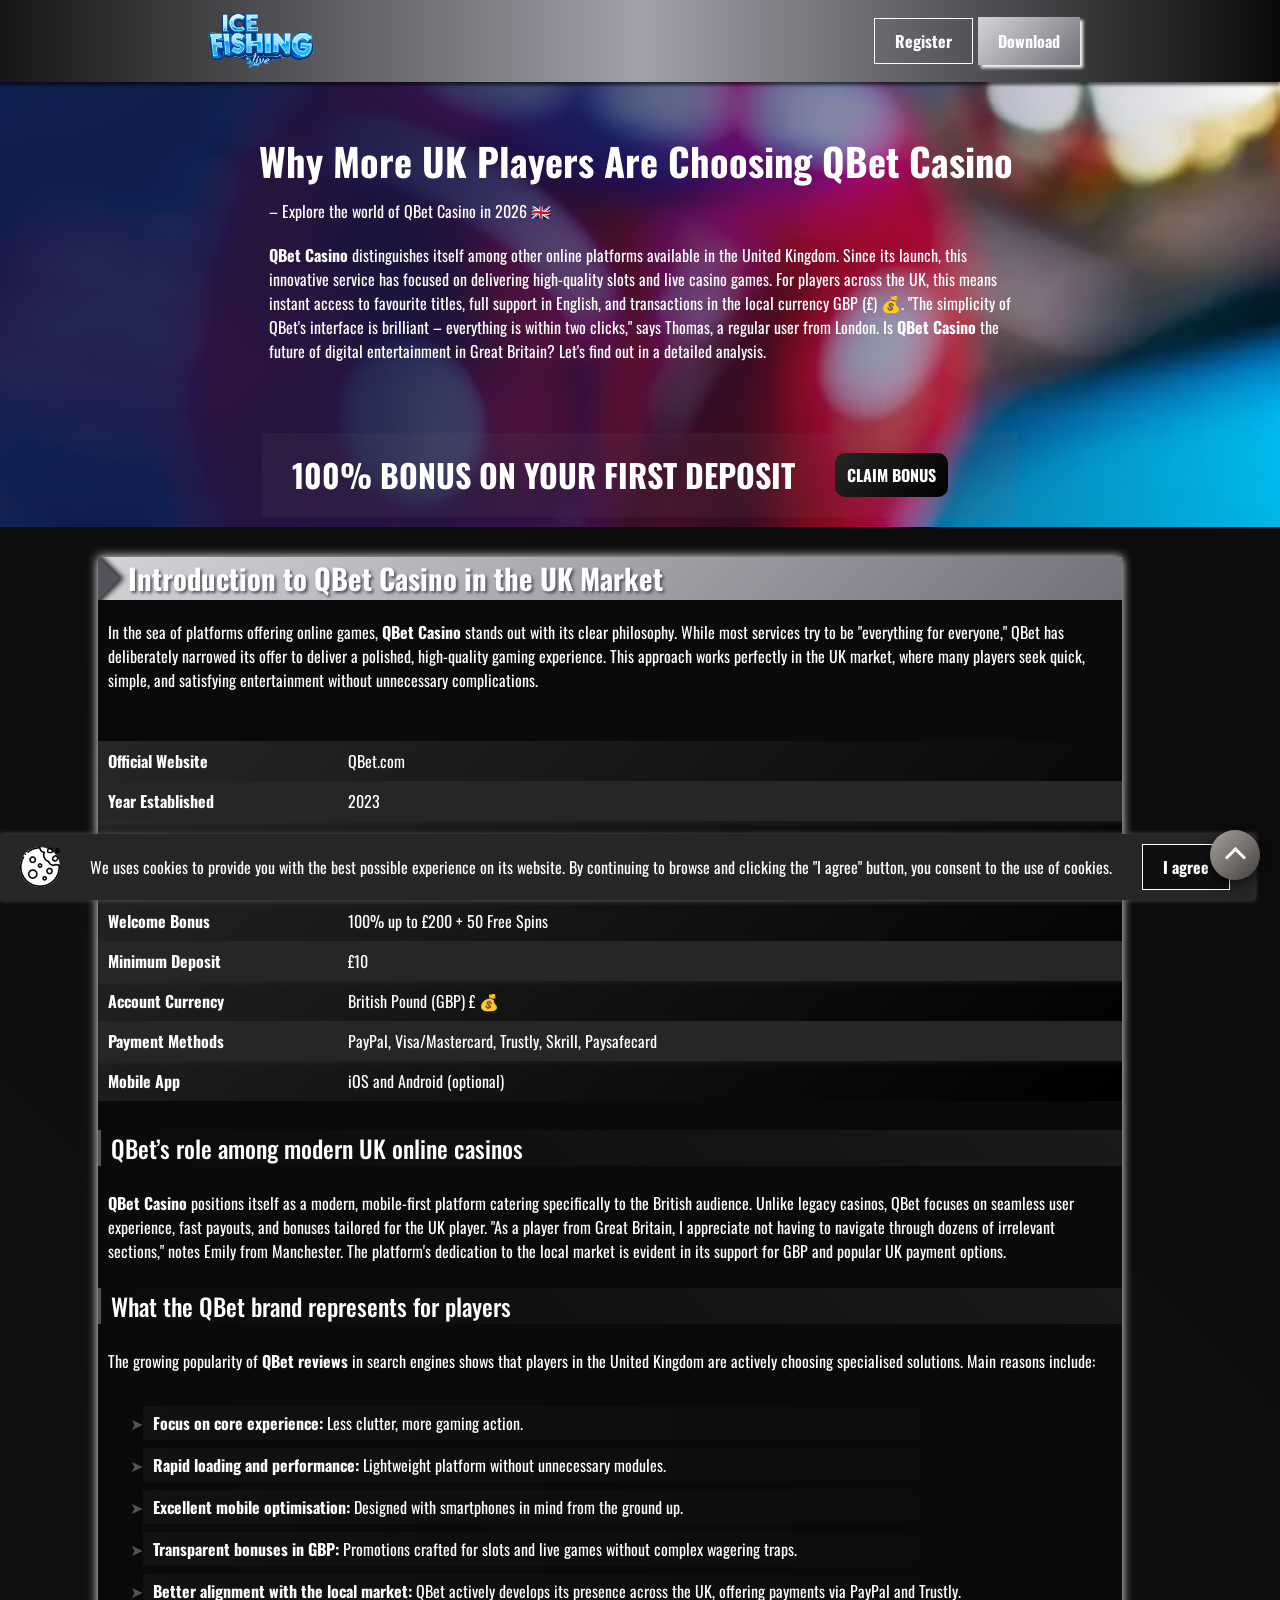
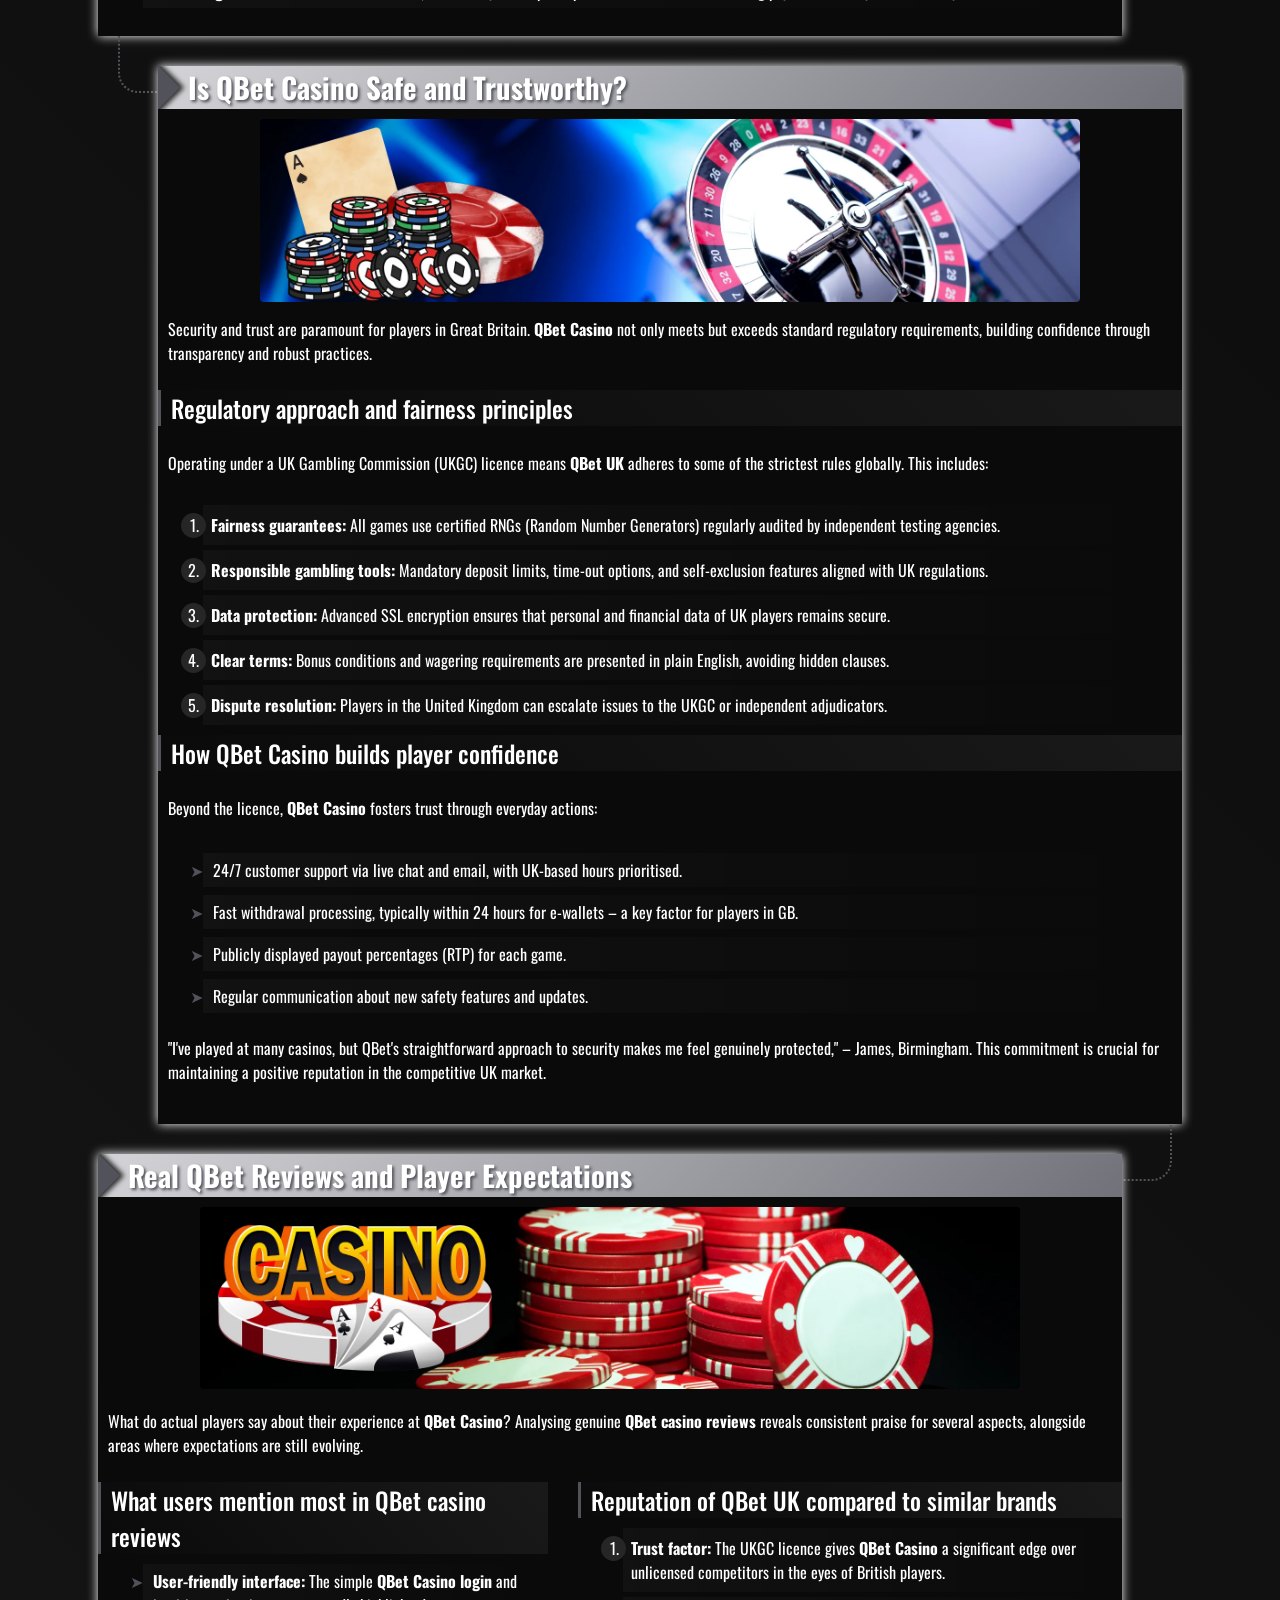
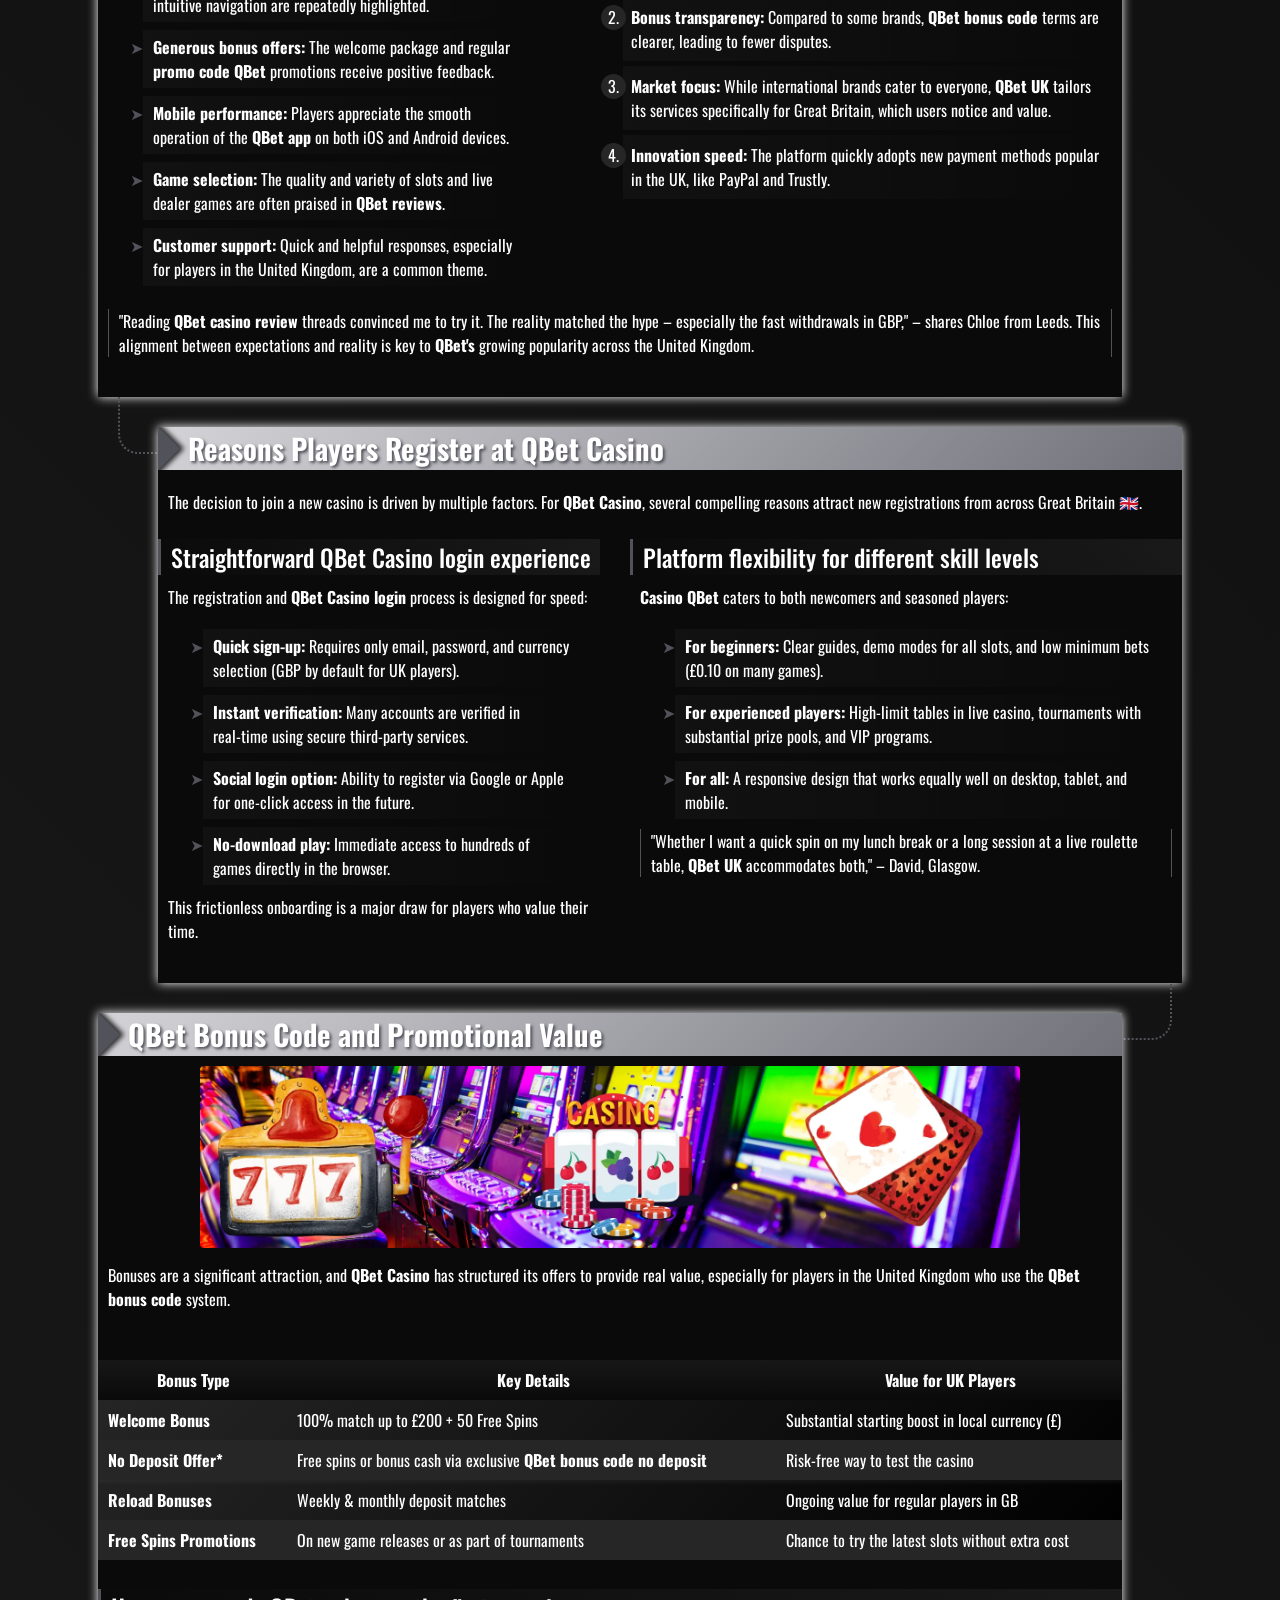
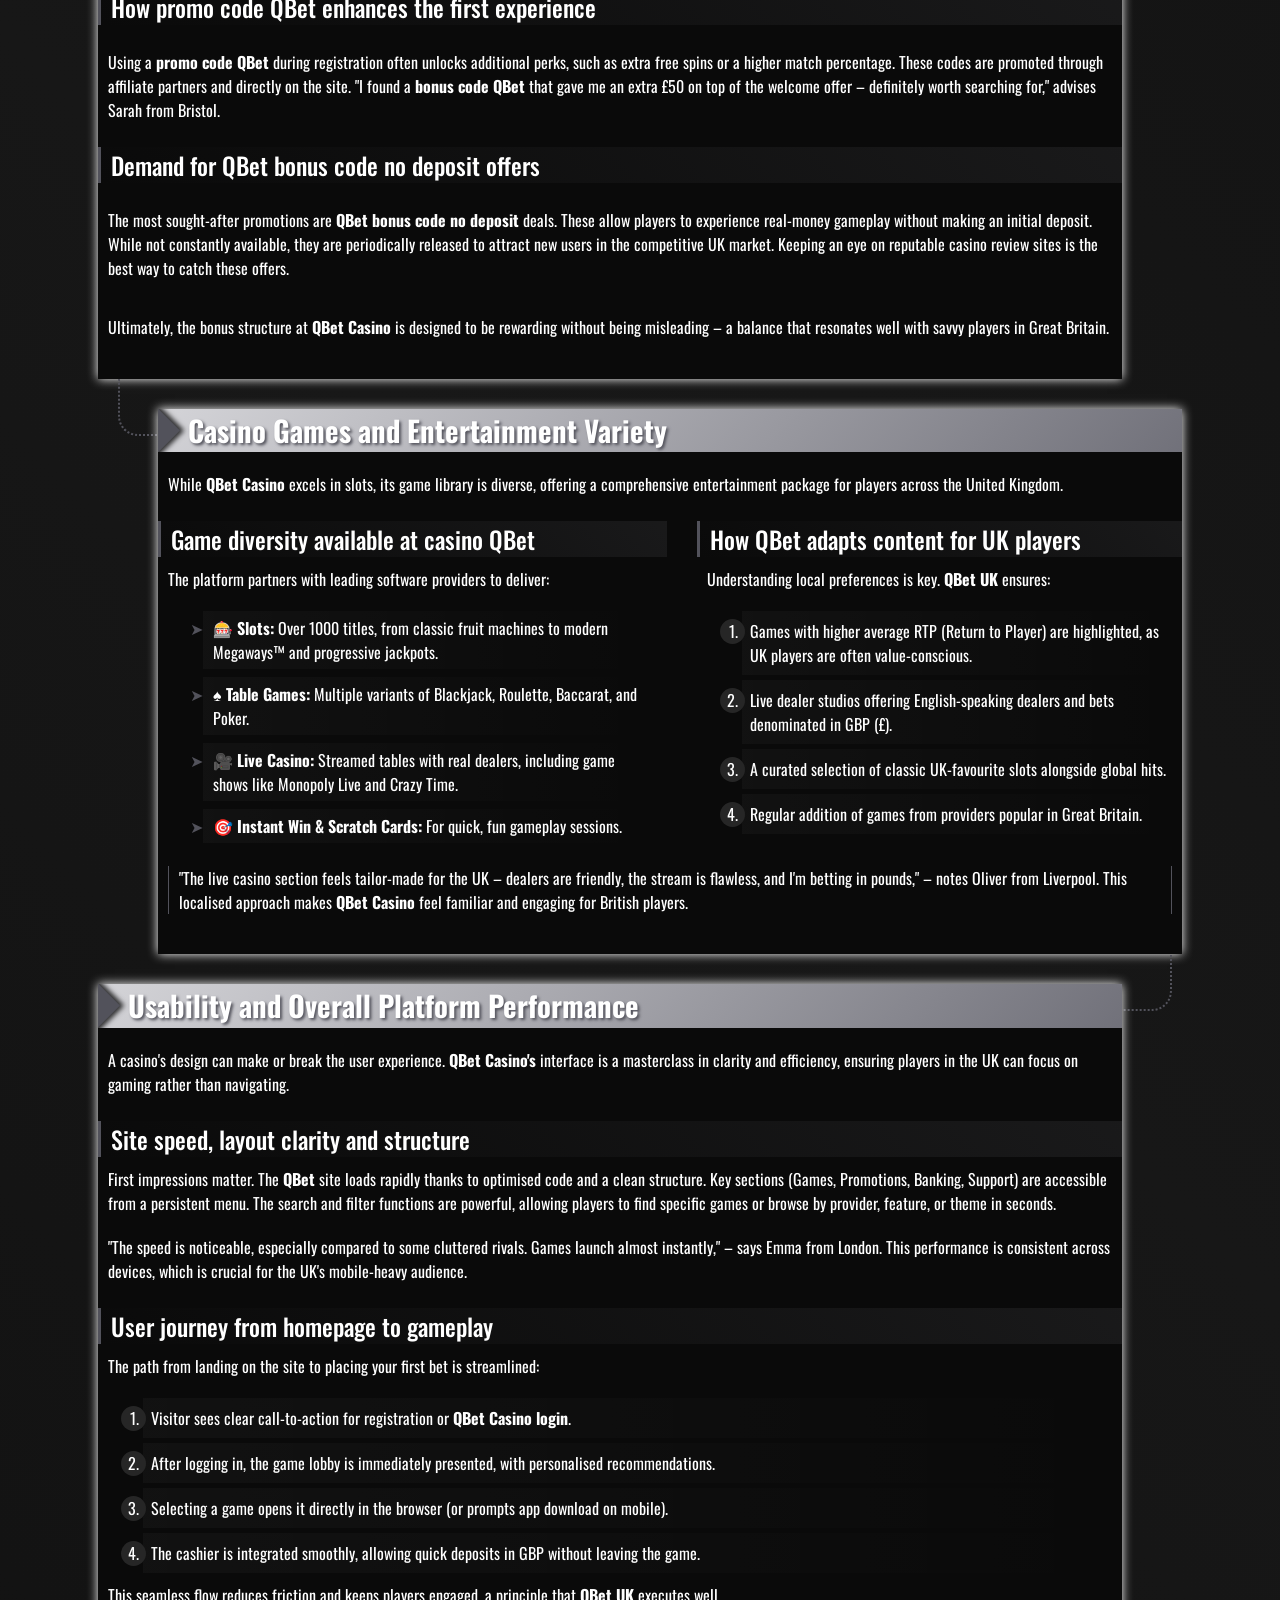
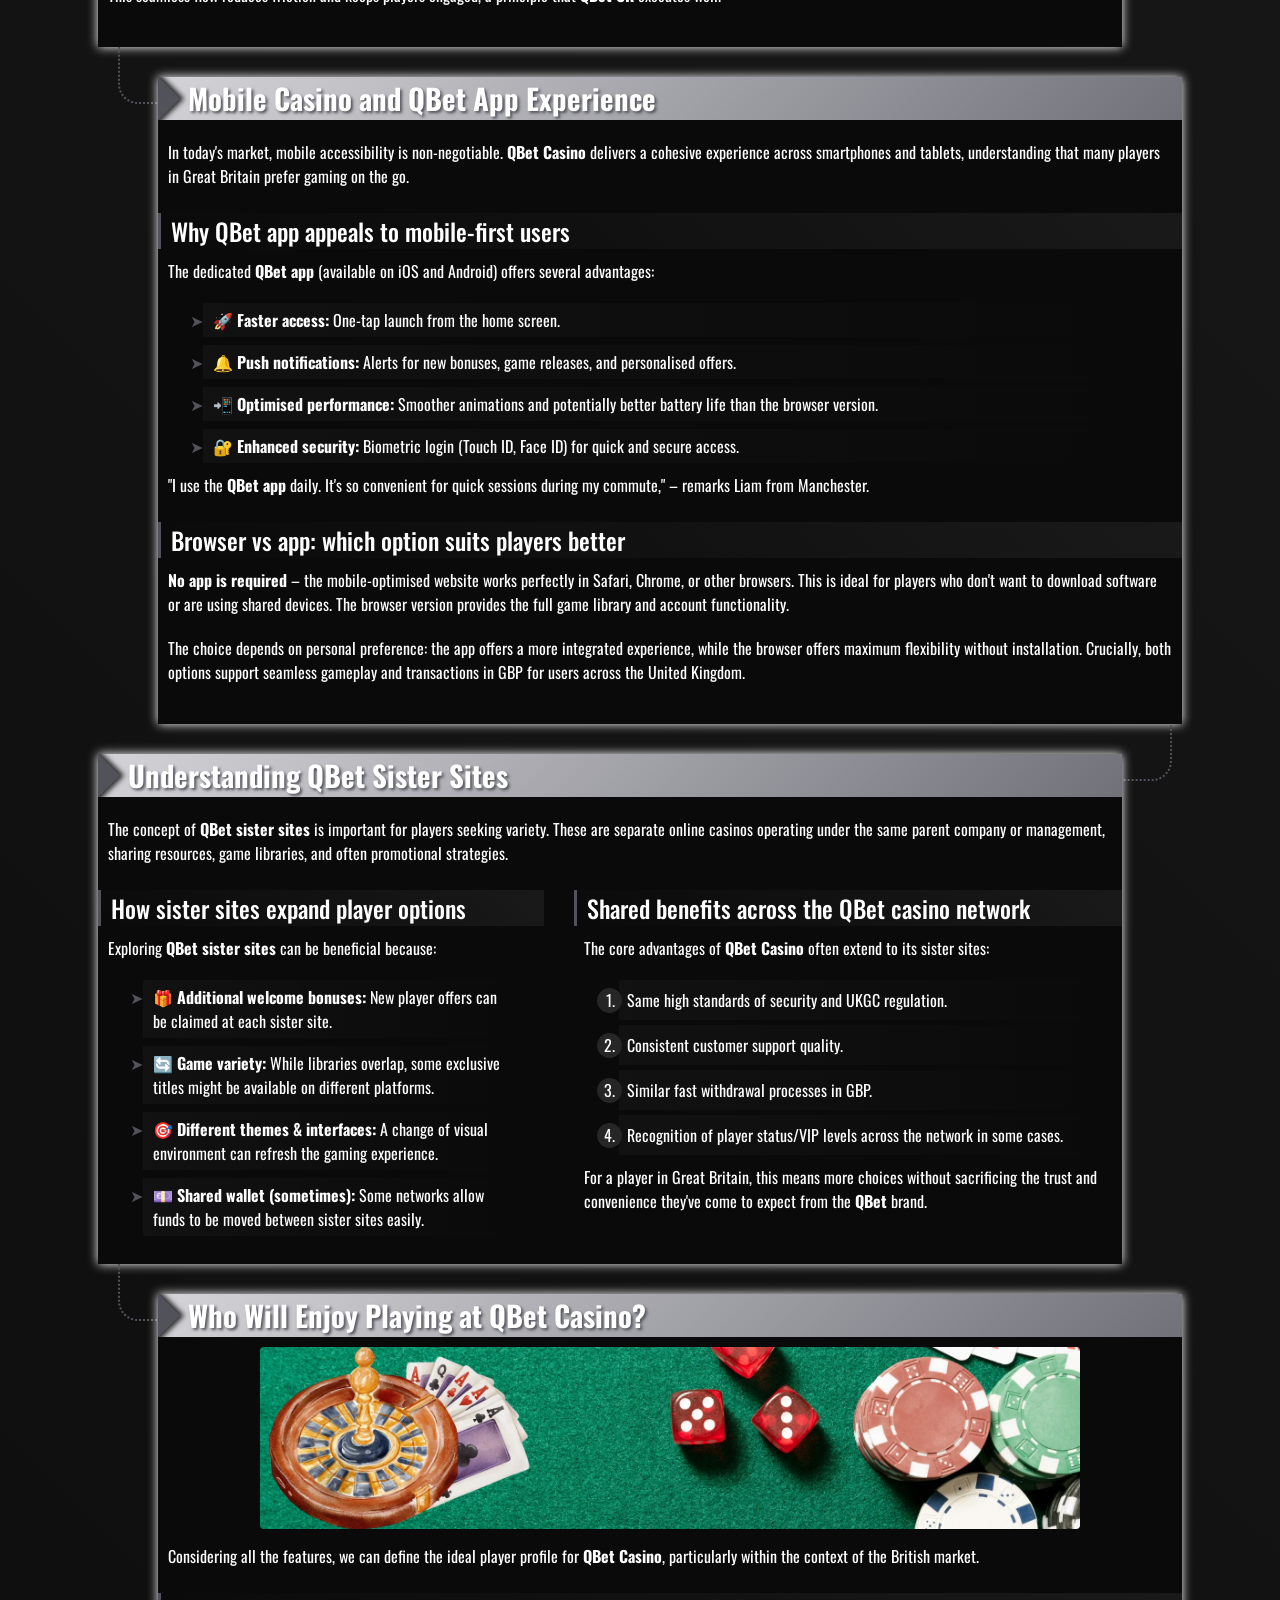
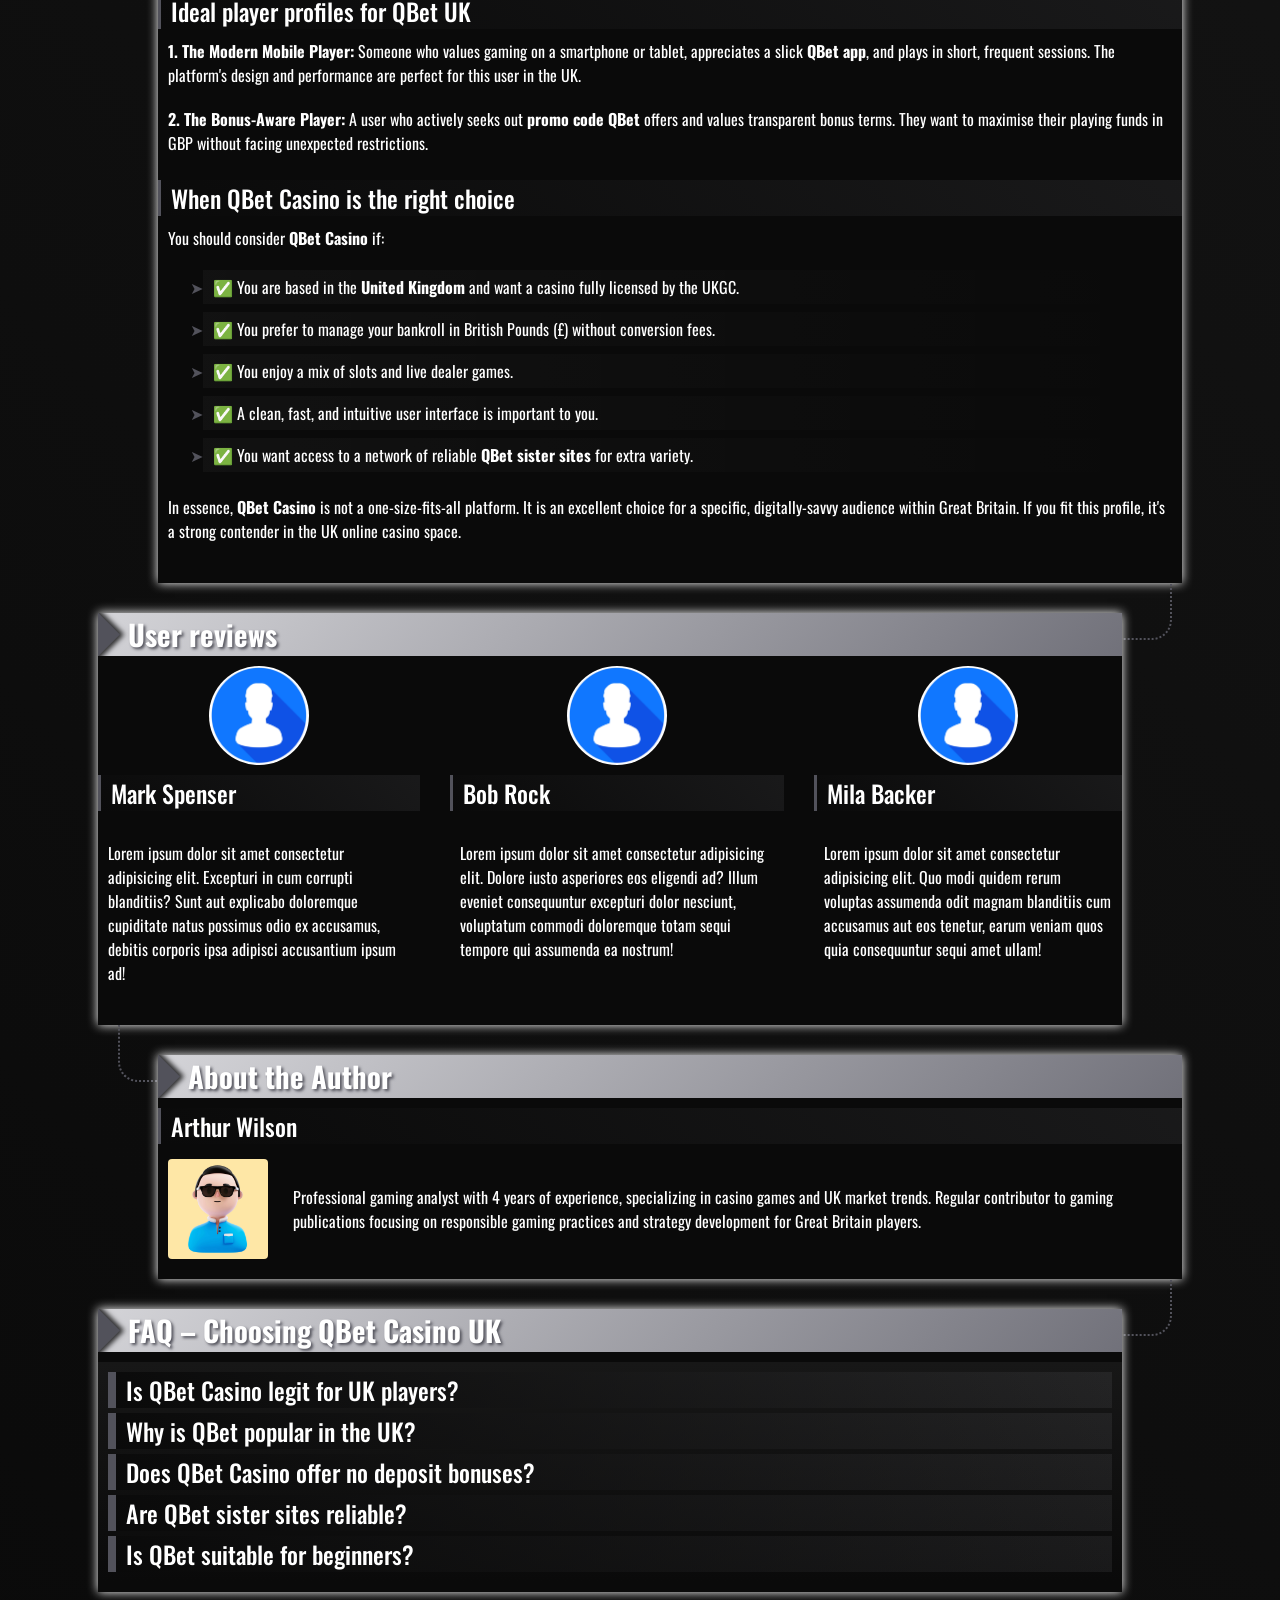
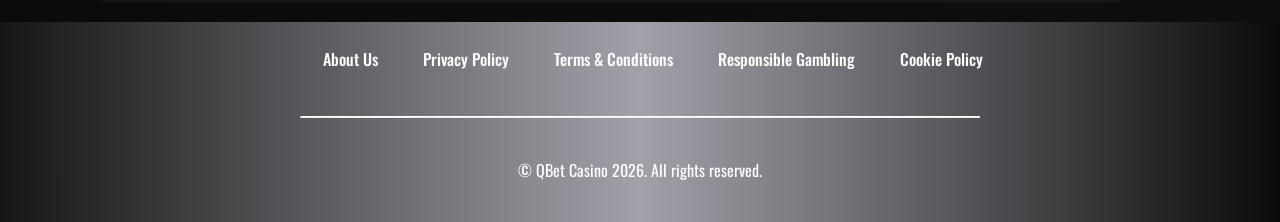
<file: index.html>
<!DOCTYPE html>
<html lang="en">

<head>
    <meta charset="UTF-8">
    <meta name="viewport" content="width=device-width, initial-scale=1.0">
    <link rel="stylesheet" href="style.css">
    <link rel="shortcut icon" href="favicon.ico" type="image/x-icon">
    <title>Why QBet Casino UK Is Gaining Popularity Among Players</title>
    <meta name="description"
        content="Learn why QBet Casino UK stands out: player-focused design, bonus codes, mobile access, sister sites and trusted reviews.">
<meta name="googlebot" content="index, follow, noarchive, max-snippet:-1">
    <link rel="alternate" hreflang="en-GB" href="https://vanessaswhimsicalworld.co.uk/en-gb/">
    <link rel="alternate" hreflang="x-default" href="https://vanessaswhimsicalworld.co.uk/">
    <link rel="canonical" href="https://vanessaswhimsicalworld.co.uk/en-gb/">

    <meta property="og:type" content="website" />
    <meta property="og:title" content="Why QBet Casino UK Is Gaining Popularity Among Players" />
    <meta property="og:description"
        content="Learn why QBet Casino UK stands out: player-focused design, bonus codes, mobile access, sister sites and trusted reviews." />
    <meta property="og:url" content="https://vanessaswhimsicalworld.co.uk/" />
    <meta property="og:site_name" content="QBet Casino" />
    <meta property="og:image" content="https://vanessaswhimsicalworld.co.uk/img/1.webp" />
    <meta property="og:locale" content="en_GB" />

    <meta name="twitter:card" content="summary_large_image" />
    <meta name="twitter:title" content="Why QBet Casino UK Is Gaining Popularity Among Players" />
    <meta name="twitter:description"
        content="Learn why QBet Casino UK stands out: player-focused design, bonus codes, mobile access, sister sites and trusted reviews." />
    <meta name="twitter:image" content="https://vanessaswhimsicalworld.co.uk/img/1.webp" />

    <script type="application/ld+json">
    {
        "@context": "https://schema.org",
        "@type": "Article",
        "headline": "Why QBet Casino UK Is Gaining Popularity Among Players",
        "description": "Learn why QBet Casino UK stands out: player-focused design, bonus codes, mobile access, sister sites and trusted reviews.",
        "mainEntityOfPage": {
            "@type": "WebPage",
            "@id": "https://vanessaswhimsicalworld.co.uk/"
        },
        "author": {
            "@type": "Person",
            "name": "John Smith",
            "url": "https://vanessaswhimsicalworld.co.uk/"
        },
        "publisher": {
            "@type": "Organization",
            "name": "QBet Casino",
            "logo": {
                "@type": "ImageObject",
                "url": "https://vanessaswhimsicalworld.co.uk/img/logo.webp"
            }
        },
        "datePublished": "2026-01-22",
        "dateModified": "2026-01-22"
    }
    </script>

    <script type="application/ld+json">
    {
        "@context": "https://schema.org",
        "@type": "WebSite",
        "url": "https://vanessaswhimsicalworld.co.uk/",
        "name": "QBet Casino",
        "description": "QBet in the United Kingdom: gaming platform, bonuses, and comprehensive reviews.",
        "inLanguage": "en-GB"
    }
    </script>

    <script type="application/ld+json">
    {
        "@context": "https://schema.org",
        "@type": "BreadcrumbList",
        "itemListElement": [{
                "@type": "ListItem",
                "position": 1,
                "name": "Home",
                "item": "https://vanessaswhimsicalworld.co.uk/"
            },
            {
                "@type": "ListItem",
                "position": 2,
                "name": "🎰 +100%",
                "item": "https://vanessaswhimsicalworld.co.uk/"
            }
        ]
    }
    </script>

    <script type="application/ld+json">
    {
      "@context": "https://schema.org",
      "@type": "FAQPage",
      "mainEntity": [
        {
          "@type": "Question",
          "name": "Is QBet Casino legit for UK players?",
          "acceptedAnswer": {
            "@type": "Answer",
            "text": "Yes, QBet Casino operates legally in the UK under a licence from the UK Gambling Commission (UKGC), ensuring fair play and security for all players in Great Britain."
          }
        },
        {
          "@type": "Question",
          "name": "Why is QBet popular in the UK?",
          "acceptedAnswer": {
            "@type": "Answer",
            "text": "QBet Casino's focus on the UK market means tailored bonuses in GBP (£), local payment methods, and an intuitive mobile experience, making it a top choice for players across the United Kingdom."
          }
        },
        {
          "@type": "Question",
          "name": "Does QBet Casino offer no deposit bonuses?",
          "acceptedAnswer": {
            "@type": "Answer",
            "text": "QBet occasionally provides no deposit offers through exclusive bonus codes. Check the promotions page or trusted affiliate sites for the latest QBet bonus code no deposit opportunities."
          }
        },
        {
          "@type": "Question",
          "name": "Are QBet sister sites reliable?",
          "acceptedAnswer": {
            "@type": "Answer",
            "text": "Yes, QBet sister sites operate under the same stringent regulatory standards, offering a consistent and secure experience for UK players."
          }
        },
        {
          "@type": "Question",
          "name": "Is QBet suitable for beginners?",
          "acceptedAnswer": {
            "@type": "Answer",
            "text": "Absolutely. The straightforward QBet Casino login, clear interface, and helpful guides make casino QBet an excellent starting point for new players in the UK."
          }
        }
      ]
    }
    </script>
</head>

<body>
    <header>
        <div class="logo">
            <a href="/"><img src="./img/logo.webp" alt="QBet Casino logo" width="140" height="70"></a>
        </div>
        <div class="header-btn">
            <a href="/play/" rel="nofollow" content="noindex" class="h-violet-btn">Register</a>
            <a href="/play/" rel="nofollow" content="noindex" class="h-accent-btn">Download</a>
        </div>
    </header>

    <main>
        <div class="promo">
            <div class="promo-l ">
                <h1>Why More UK Players Are Choosing QBet Casino</h1>
                <p class="txt">
                    – Explore the world of QBet Casino in 2026 🇬🇧
                </p>
                <p class="txt">
                    <strong>QBet Casino</strong> distinguishes itself among other online platforms available in the
                    United Kingdom. Since its launch, this innovative service has focused on delivering high-quality
                    slots and live casino games. For players across the UK, this means instant access to favourite
                    titles, full support in English, and transactions in the local currency GBP (£) 💰. "The simplicity
                    of QBet's interface is brilliant – everything is within two clicks," says Thomas, a regular user
                    from London. Is <strong>QBet Casino</strong> the future of digital entertainment in Great Britain?
                    Let's find out in a detailed analysis.
                </p>
            </div>

            <div class="promo-gift">
                <p class="txt-accent">
                    <span class="fast-flicker">100% bonus</span> on your <span class="flicker">first</span> deposit
                </p>

                <a href="/play/" rel="nofollow" content="noindex" class="btn-accent">Claim Bonus</a>
            </div>
        </div>

        <div class="wrapper">

            <div class="container" id="">
                <div class="container__header">
                    <h2>Introduction to QBet Casino in the UK Market</h2>
                </div>
                <div class="container__body">
                    <p class="txt">
                        In the sea of platforms offering online games, <strong>QBet Casino</strong> stands out with its
                        clear philosophy. While most services try to be "everything for everyone," QBet has deliberately
                        narrowed its offer to deliver a polished, high-quality gaming experience. This approach works
                        perfectly in the UK market, where many players seek quick, simple, and satisfying entertainment
                        without unnecessary complications.
                    </p>
                    <div class="table-wrapper">
                        <table>
                            <tbody>
                                <tr>
                                    <td class="row-title">Official Website</td>
                                    <td>QBet.com</td>
                                </tr>
                                <tr>
                                    <td class="row-title">Year Established</td>
                                    <td>2023</td>
                                </tr>
                                <tr>
                                    <td class="row-title">Licence</td>
                                    <td>UK Gambling Commission (UKGC) #39482</td>
                                </tr>
                                <tr>
                                    <td class="row-title">Game Providers</td>
                                    <td>NetEnt, Play'n GO, Pragmatic Play, Evolution Gaming, Big Time Gaming</td>
                                </tr>
                                <tr>
                                    <td class="row-title">Welcome Bonus</td>
                                    <td>100% up to £200 + 50 Free Spins</td>
                                </tr>
                                <tr>
                                    <td class="row-title">Minimum Deposit</td>
                                    <td>£10</td>
                                </tr>
                                <tr>
                                    <td class="row-title">Account Currency</td>
                                    <td>British Pound (GBP) £ 💰</td>
                                </tr>
                                <tr>
                                    <td class="row-title">Payment Methods</td>
                                    <td>PayPal, Visa/Mastercard, Trustly, Skrill, Paysafecard</td>
                                </tr>
                                <tr>
                                    <td class="row-title">Mobile App</td>
                                    <td>iOS and Android (optional)</td>
                                </tr>
                            </tbody>
                        </table>
                    </div>
                    <h3>QBet’s role among modern UK online casinos</h3>
                    <p class="txt">
                        <strong>QBet Casino</strong> positions itself as a modern, mobile-first platform catering
                        specifically to the British audience. Unlike legacy casinos, QBet focuses on seamless user
                        experience, fast payouts, and bonuses tailored for the UK player. "As a player from Great
                        Britain, I
                        appreciate not having to navigate through dozens of irrelevant sections," notes Emily from
                        Manchester. The platform's dedication to the local market is evident in its support for GBP and
                        popular UK payment options.
                    </p>
                    <h3>What the QBet brand represents for players</h3>
                    <p class="txt">
                        The growing popularity of <strong>QBet reviews</strong> in search engines shows that players in
                        the
                        United Kingdom are actively choosing specialised solutions. Main reasons include:
                    </p>
                    <ul class="item-list">
                        <li><strong>Focus on core experience:</strong> Less clutter, more gaming action.</li>
                        <li><strong>Rapid loading and performance:</strong> Lightweight platform without unnecessary
                            modules.</li>
                        <li><strong>Excellent mobile optimisation:</strong> Designed with smartphones in mind from
                            the
                            ground up.</li>
                        <li><strong>Transparent bonuses in GBP:</strong> Promotions crafted for slots and live games
                            without complex wagering traps.</li>
                        <li><strong>Better alignment with the local market:</strong> QBet actively develops its
                            presence across the UK, offering payments via PayPal and Trustly.</li>
                    </ul>
                </div>
            </div>

            <div class="container" id="inscription">
                <div class="container__header">
                    <h2>Is QBet Casino Safe and Trustworthy?</h2>
                </div>
                <div class="container__body">
                    <div class="img">
                        <img src="./img/2.webp" alt="QBet Casino Registration" width="1000" height="800">
                    </div>
                    <p class="txt">
                        Security and trust are paramount for players in Great Britain. <strong>QBet Casino</strong> not
                        only
                        meets but exceeds standard regulatory requirements, building confidence through transparency and
                        robust practices.
                    </p>
                    <h3>Regulatory approach and fairness principles</h3>
                    <p class="txt">
                        Operating under a UK Gambling Commission (UKGC) licence means <strong>QBet UK</strong> adheres
                        to
                        some of the strictest rules globally. This includes:
                    </p>
                    <ol>
                        <li><strong>Fairness guarantees:</strong> All games use certified RNGs (Random Number
                            Generators)
                            regularly audited by independent testing agencies.</li>
                        <li><strong>Responsible gambling tools:</strong> Mandatory deposit limits, time‑out options, and
                            self‑exclusion features aligned with UK regulations.</li>
                        <li><strong>Data protection:</strong> Advanced SSL encryption ensures that personal and
                            financial
                            data of UK players remains secure.</li>
                        <li><strong>Clear terms:</strong> Bonus conditions and wagering requirements are presented in
                            plain
                            English, avoiding hidden clauses.</li>
                        <li><strong>Dispute resolution:</strong> Players in the United Kingdom can escalate issues to
                            the
                            UKGC or independent adjudicators.</li>
                    </ol>
                    <h3>How QBet Casino builds player confidence</h3>
                    <p class="txt">
                        Beyond the licence, <strong>QBet Casino</strong> fosters trust through everyday actions:
                    </p>
                    <ul>
                        <li> 24/7 customer support via live chat and email, with UK‑based hours prioritised.</li>
                        <li> Fast withdrawal processing, typically within 24 hours for e‑wallets – a key factor for
                            players
                            in GB.</li>
                        <li> Publicly displayed payout percentages (RTP) for each game.</li>
                        <li> Regular communication about new safety features and updates.</li>
                    </ul>
                    <p class="txt">
                        "I've played at many casinos, but QBet's straightforward approach to security makes me feel
                        genuinely protected," – James, Birmingham. This commitment is crucial for maintaining a positive
                        reputation in the competitive UK market.
                    </p>
                </div>
            </div>

            <div class="container" id="review">
                <div class="container__header">
                    <h2>Real QBet Reviews and Player Expectations</h2>
                </div>
                <div class="img">
                    <img src="./img/1.webp" alt="QBet Casino Bonus" width="1000" height="800">
                </div>
                <div class="container__body">
                    <p class="txt">
                        What do actual players say about their experience at <strong>QBet Casino</strong>? Analysing
                        genuine
                        <strong>QBet casino reviews</strong> reveals consistent praise for several aspects, alongside
                        areas
                        where expectations are still evolving.
                    </p>
                    <div class="comparison-list">
                        <div>
                            <h3>What users mention most in QBet casino reviews</h3>
                            <ul>
                                <li><strong>User‑friendly interface:</strong> The simple <strong>QBet Casino
                                        login</strong>
                                    and intuitive navigation are repeatedly highlighted.</li>
                                <li><strong>Generous bonus offers:</strong> The welcome package and regular
                                    <strong>promo
                                        code QBet</strong> promotions receive positive feedback.
                                </li>
                                <li><strong>Mobile performance:</strong> Players appreciate the smooth operation of the
                                    <strong>QBet app</strong> on both iOS and Android devices.
                                </li>
                                <li><strong>Game selection:</strong> The quality and variety of slots and live dealer
                                    games
                                    are often praised in <strong>QBet reviews</strong>.</li>
                                <li><strong>Customer support:</strong> Quick and helpful responses, especially for
                                    players
                                    in the United Kingdom, are a common theme.</li>
                            </ul>
                        </div>
                        <div>
                            <h3>Reputation of QBet UK compared to similar brands</h3>
                            <ol>
                                <li><strong>Trust factor:</strong> The UKGC licence gives <strong>QBet Casino</strong> a
                                    significant edge over unlicensed competitors in the eyes of British players.</li>
                                <li><strong>Bonus transparency:</strong> Compared to some brands, <strong>QBet bonus
                                        code</strong> terms are clearer, leading to fewer disputes.</li>
                                <li><strong>Market focus:</strong> While international brands cater to everyone,
                                    <strong>QBet UK</strong> tailors its services specifically for Great Britain, which
                                    users notice and value.
                                </li>
                                <li><strong>Innovation speed:</strong> The platform quickly adopts new payment methods
                                    popular in the UK, like PayPal and Trustly.</li>
                            </ol>
                        </div>
                    </div>
                    <p class="txt quote">
                        "Reading <strong>QBet casino review</strong> threads convinced me to try it. The reality matched
                        the
                        hype – especially the fast withdrawals in GBP," – shares Chloe from Leeds. This alignment
                        between
                        expectations and reality is key to <strong>QBet's</strong> growing popularity across the United
                        Kingdom.
                    </p>
                </div>
            </div>
            <div class="container" id="games">
                <div class="container__header">
                    <h2>Reasons Players Register at QBet Casino</h2>
                </div>
                <div class="container__body">
                    <p class="txt">
                        The decision to join a new casino is driven by multiple factors. For <strong>QBet
                            Casino</strong>,
                        several compelling reasons attract new registrations from across Great Britain 🇬🇧.
                    </p>
                    <div class="comparison-list">
                        <div>
                            <h3>Straightforward QBet Casino login experience</h3>
                            <p class="txt">
                                The registration and <strong>QBet Casino login</strong> process is designed for speed:
                            </p>
                            <ul>
                                <li><strong>Quick sign‑up:</strong> Requires only email, password, and currency
                                    selection
                                    (GBP by default for UK players).</li>
                                <li><strong>Instant verification:</strong> Many accounts are verified in real‑time using
                                    secure third‑party services.</li>
                                <li><strong>Social login option:</strong> Ability to register via Google or Apple for
                                    one‑click access in the future.</li>
                                <li><strong>No‑download play:</strong> Immediate access to hundreds of games directly in
                                    the
                                    browser.</li>
                            </ul>
                            <p class="txt">
                                This frictionless onboarding is a major draw for players who value their time.
                            </p>
                        </div>
                        <div>
                            <h3>Platform flexibility for different skill levels</h3>
                            <p class="txt">
                                <strong>Casino QBet</strong> caters to both newcomers and seasoned players:
                            </p>
                            <ul>
                                <li><strong>For beginners:</strong> Clear guides, demo modes for all slots, and low
                                    minimum
                                    bets (£0.10 on many games).</li>
                                <li><strong>For experienced players:</strong> High‑limit tables in live casino,
                                    tournaments
                                    with substantial prize pools, and VIP programs.</li>
                                <li><strong>For all:</strong> A responsive design that works equally well on desktop,
                                    tablet, and mobile.</li>
                            </ul>
                            <p class="txt quote">
                                "Whether I want a quick spin on my lunch break or a long session at a live roulette
                                table,
                                <strong>QBet UK</strong> accommodates both," – David, Glasgow.
                            </p>
                        </div>
                    </div>
                </div>
            </div>
            <div class="container" id="bonus">
                <div class="container__header">
                    <h2>QBet Bonus Code and Promotional Value</h2>
                </div>
                <div class="container__body">
                    <div class="img">
                        <img src="./img/3.webp" alt="QBet Bonus Code and Promotional Value" width="1000" height="800">
                    </div>
                    <p class="txt">
                        Bonuses are a significant attraction, and <strong>QBet Casino</strong> has structured its offers
                        to
                        provide real value, especially for players in the United Kingdom who use the <strong>QBet bonus
                            code</strong> system.
                    </p>
                    <div class="table-wrapper">
                        <table>
                            <thead>
                                <tr>
                                    <th>Bonus Type</th>
                                    <th>Key Details</th>
                                    <th>Value for UK Players</th>
                                </tr>
                            </thead>
                            <tbody>
                                <tr>
                                    <td class="row-title">Welcome Bonus</td>
                                    <td>100% match up to £200 + 50 Free Spins</td>
                                    <td>Substantial starting boost in local currency (£)</td>
                                </tr>
                                <tr>
                                    <td class="row-title">No Deposit Offer*</td>
                                    <td>Free spins or bonus cash via exclusive <strong>QBet bonus code no
                                            deposit</strong>
                                    </td>
                                    <td>Risk‑free way to test the casino</td>
                                </tr>
                                <tr>
                                    <td class="row-title">Reload Bonuses</td>
                                    <td>Weekly & monthly deposit matches</td>
                                    <td>Ongoing value for regular players in GB</td>
                                </tr>
                                <tr>
                                    <td class="row-title">Free Spins Promotions</td>
                                    <td>On new game releases or as part of tournaments</td>
                                    <td>Chance to try the latest slots without extra cost</td>
                                </tr>
                            </tbody>
                        </table>
                    </div>
                    <h3>How promo code QBet enhances the first experience</h3>
                    <p class="txt">
                        Using a <strong>promo code QBet</strong> during registration often unlocks additional perks,
                        such as
                        extra free spins or a higher match percentage. These codes are promoted through affiliate
                        partners
                        and directly on the site. "I found a <strong>bonus code QBet</strong> that gave me an extra £50
                        on
                        top of the welcome offer – definitely worth searching for," advises Sarah from Bristol.
                    </p>
                    <h3>Demand for QBet bonus code no deposit offers</h3>
                    <p class="txt">
                        The most sought‑after promotions are <strong>QBet bonus code no deposit</strong> deals. These
                        allow
                        players to experience real‑money gameplay without making an initial deposit. While not
                        constantly
                        available, they are periodically released to attract new users in the competitive UK market.
                        Keeping
                        an eye on reputable casino review sites is the best way to catch these offers.
                    </p>
                    <p class="txt">
                        Ultimately, the bonus structure at <strong>QBet Casino</strong> is designed to be rewarding
                        without
                        being misleading – a balance that resonates well with savvy players in Great Britain.
                    </p>
                </div>
            </div>

            <div class="container" id="conseils">
                <div class="container__header">
                    <h2>Casino Games and Entertainment Variety</h2>
                </div>
                <div class="container__body">
                    <p class="txt">
                        While <strong>QBet Casino</strong> excels in slots, its game library is diverse, offering a
                        comprehensive entertainment package for players across the United Kingdom.
                    </p>
                    <div class="comparison-list">
                        <div>
                            <h3>Game diversity available at casino QBet</h3>
                            <p class="txt">
                                The platform partners with leading software providers to deliver:
                            </p>
                            <ul>
                                <li>🎰 <strong>Slots:</strong> Over 1000 titles, from classic fruit machines to modern
                                    Megaways™ and progressive jackpots.</li>
                                <li>♠️ <strong>Table Games:</strong> Multiple variants of Blackjack, Roulette, Baccarat,
                                    and
                                    Poker.</li>
                                <li>🎥 <strong>Live Casino:</strong> Streamed tables with real dealers, including game
                                    shows
                                    like Monopoly Live and Crazy Time.</li>
                                <li>🎯 <strong>Instant Win & Scratch Cards:</strong> For quick, fun gameplay sessions.
                                </li>
                            </ul>
                        </div>
                        <div>
                            <h3>How QBet adapts content for UK players</h3>
                            <p class="txt">
                                Understanding local preferences is key. <strong>QBet UK</strong> ensures:
                            </p>
                            <ol>
                                <li>Games with higher average RTP (Return to Player) are highlighted, as UK players are
                                    often value‑conscious.</li>
                                <li>Live dealer studios offering English‑speaking dealers and bets denominated in GBP
                                    (£).
                                </li>
                                <li>A curated selection of classic UK‑favourite slots alongside global hits.</li>
                                <li>Regular addition of games from providers popular in Great Britain.</li>
                            </ol>
                        </div>
                    </div>
                    <p class="txt quote">
                        "The live casino section feels tailor‑made for the UK – dealers are friendly, the stream is
                        flawless, and I'm betting in pounds," – notes Oliver from Liverpool. This localised approach
                        makes
                        <strong>QBet Casino</strong> feel familiar and engaging for British players.
                    </p>
                </div>
            </div>

            <div class="container" id="mobile">
                <div class="container__header">
                    <h2>Usability and Overall Platform Performance</h2>
                </div>
                <div class="container__body">
                    <p class="txt">
                        A casino's design can make or break the user experience. <strong>QBet Casino's</strong>
                        interface is
                        a masterclass in clarity and efficiency, ensuring players in the UK can focus on gaming rather
                        than
                        navigating.
                    </p>
                    <div>
                        <h3>Site speed, layout clarity and structure</h3>
                        <p class="txt">
                            First impressions matter. The <strong>QBet</strong> site loads rapidly thanks to optimised
                            code and a clean structure. Key sections (Games, Promotions, Banking, Support) are
                            accessible from a persistent menu. The search and filter functions are powerful, allowing
                            players to find specific games or browse by provider, feature, or theme in seconds.
                        </p>
                        <p class="txt">
                            "The speed is noticeable, especially compared to some cluttered rivals. Games launch almost
                            instantly," – says Emma from London. This performance is consistent across devices, which is
                            crucial for the UK's mobile‑heavy audience.
                        </p>
                    </div>
                    <div>
                        <h3>User journey from homepage to gameplay</h3>
                        <p class="txt">
                            The path from landing on the site to placing your first bet is streamlined:
                        </p>
                        <ol>
                            <li>Visitor sees clear call‑to‑action for registration or <strong>QBet Casino
                                    login</strong>.</li>
                            <li>After logging in, the game lobby is immediately presented, with personalised
                                recommendations.</li>
                            <li>Selecting a game opens it directly in the browser (or prompts app download on mobile).
                            </li>
                            <li>The cashier is integrated smoothly, allowing quick deposits in GBP without leaving the
                                game.</li>
                        </ol>
                        <p class="txt">
                            This seamless flow reduces friction and keeps players engaged, a principle that <strong>QBet
                                UK</strong> executes well.
                        </p>
                    </div>
                </div>

            </div>

            <div class="container" id="demo">
                <div class="container__header">
                    <h2>Mobile Casino and QBet App Experience</h2>
                </div>
                <div class="container__body">
                    <p class="txt">
                        In today's market, mobile accessibility is non‑negotiable. <strong>QBet Casino</strong> delivers
                        a
                        cohesive experience across smartphones and tablets, understanding that many players in Great
                        Britain
                        prefer gaming on the go.
                    </p>
                    <div>
                        <h3>Why QBet app appeals to mobile‑first users</h3>
                        <p class="txt">
                            The dedicated <strong>QBet app</strong> (available on iOS and Android) offers several
                            advantages:
                        </p>
                        <ul>
                            <li>🚀 <strong>Faster access:</strong> One‑tap launch from the home screen.</li>
                            <li>🔔 <strong>Push notifications:</strong> Alerts for new bonuses, game releases, and
                                personalised offers.</li>
                            <li>📲 <strong>Optimised performance:</strong> Smoother animations and potentially better
                                battery life than the browser version.</li>
                            <li>🔐 <strong>Enhanced security:</strong> Biometric login (Touch ID, Face ID) for quick and
                                secure access.</li>
                        </ul>
                        <p class="txt">
                            "I use the <strong>QBet app</strong> daily. It's so convenient for quick sessions during my
                            commute," – remarks Liam from Manchester.
                        </p>
                    </div>
                    <div>
                        <h3>Browser vs app: which option suits players better</h3>
                        <p class="txt">
                            <strong>No app is required</strong> – the mobile‑optimised website works perfectly in
                            Safari, Chrome, or other browsers. This is ideal for players who don't want to download
                            software or are using shared devices. The browser version provides the full game library and
                            account functionality.
                        </p>
                        <p class="txt">
                            The choice depends on personal preference: the app offers a more integrated experience,
                            while the browser offers maximum flexibility without installation. Crucially, both options
                            support seamless gameplay and transactions in GBP for users across the United Kingdom.
                        </p>
                    </div>
                </div>
            </div>

            <div class="container" id="deposit">
                <div class="container__header">
                    <h2>Understanding QBet Sister Sites</h2>
                </div>
                <div class="container__body">
                    <p class="txt">
                        The concept of <strong>QBet sister sites</strong> is important for players seeking variety.
                        These
                        are separate online casinos operating under the same parent company or management, sharing
                        resources, game libraries, and often promotional strategies.
                    </p>
                    <div class="comparison-list">
                        <div>
                            <h3>How sister sites expand player options</h3>
                            <p class="txt">
                                Exploring <strong>QBet sister sites</strong> can be beneficial because:
                            </p>
                            <ul>
                                <li>🎁 <strong>Additional welcome bonuses:</strong> New player offers can be claimed at
                                    each
                                    sister site.</li>
                                <li>🔄 <strong>Game variety:</strong> While libraries overlap, some exclusive titles
                                    might
                                    be available on different platforms.</li>
                                <li>🎯 <strong>Different themes & interfaces:</strong> A change of visual environment
                                    can
                                    refresh the gaming experience.</li>
                                <li>💷 <strong>Shared wallet (sometimes):</strong> Some networks allow funds to be moved
                                    between sister sites easily.</li>
                            </ul>
                        </div>
                        <div>
                            <h3>Shared benefits across the QBet casino network</h3>
                            <p class="txt">
                                The core advantages of <strong>QBet Casino</strong> often extend to its sister sites:
                            </p>
                            <ol>
                                <li>Same high standards of security and UKGC regulation.</li>
                                <li>Consistent customer support quality.</li>
                                <li>Similar fast withdrawal processes in GBP.</li>
                                <li>Recognition of player status/VIP levels across the network in some cases.</li>
                            </ol>
                            <p class="txt">
                                For a player in Great Britain, this means more choices without sacrificing the trust and
                                convenience they've come to expect from the <strong>QBet</strong> brand.
                            </p>
                        </div>
                    </div>
                </div>
            </div>

            <div class="container" id="withdrawal">
                <div class="container__header">
                    <h2>Who Will Enjoy Playing at QBet Casino?</h2>
                </div>
                <div class="container__body">
                    <div class="img">
                        <img src="./img/4.webp" alt="Who Will Enjoy Playing at QBet Casino?" width="1000" height="800">
                    </div>
                    <p class="txt">
                        Considering all the features, we can define the ideal player profile for <strong>QBet
                            Casino</strong>, particularly within the context of the British market.
                    </p>
                    <div>
                        <h3>Ideal player profiles for QBet UK</h3>
                        <p class="txt">
                            <strong>1. The Modern Mobile Player:</strong> Someone who values gaming on a smartphone or
                            tablet, appreciates a slick <strong>QBet app</strong>, and plays in short, frequent
                            sessions. The platform's design and performance are perfect for this user in the UK.
                        </p>
                        <p class="txt">
                            <strong>2. The Bonus‑Aware Player:</strong> A user who actively seeks out <strong>promo code
                                QBet</strong> offers and values transparent bonus terms. They want to maximise their
                            playing funds in GBP without facing unexpected restrictions.
                        </p>
                    </div>
                    <div>
                        <h3>When QBet Casino is the right choice</h3>
                        <p class="txt">
                            You should consider <strong>QBet Casino</strong> if:
                        </p>
                        <ul>
                            <li>✅ You are based in the <strong>United Kingdom</strong> and want a casino fully licensed
                                by the UKGC.</li>
                            <li>✅ You prefer to manage your bankroll in British Pounds (£) without conversion fees.</li>
                            <li>✅ You enjoy a mix of slots and live dealer games.</li>
                            <li>✅ A clean, fast, and intuitive user interface is important to you.</li>
                            <li>✅ You want access to a network of reliable <strong>QBet sister sites</strong> for extra
                                variety.</li>
                        </ul>
                    </div>
                    <p class="txt">
                        In essence, <strong>QBet Casino</strong> is not a one‑size‑fits‑all platform. It is an excellent
                        choice for a specific, digitally‑savvy audience within Great Britain. If you fit this profile,
                        it's
                        a strong contender in the UK online casino space.
                    </p>
                </div>
            </div>

            <div class="container" id="user-reviews">
                <div class="container__header">
                    <h2>User reviews</h2>
                </div>
                <div class="container__body">
                    <div class="comparison-list">
                        <div class="rewiev-item">
                            <img src="./img/user.webp" alt="User1" class="user-img">
                            <h3>Mark Spenser</h3>
                            <p class="txt">Lorem ipsum dolor sit amet consectetur adipisicing elit. Excepturi in cum
                                corrupti blanditiis? Sunt aut explicabo doloremque cupiditate natus possimus odio ex
                                accusamus, debitis corporis ipsa adipisci accusantium ipsum ad!</p>
                        </div>
                        <div class="rewiev-item">
                            <img src="./img/user.webp" alt="user2" class="user-img">
                            <h3>Bob Rock</h3>
                            <p class="txt">Lorem ipsum dolor sit amet consectetur adipisicing elit. Dolore iusto
                                asperiores eos eligendi ad? Illum eveniet consequuntur excepturi dolor nesciunt,
                                voluptatum commodi doloremque totam sequi tempore qui assumenda ea nostrum!
                            </p>
                        </div>
                        <div class="rewiev-item">
                            <img src="./img/user.webp" alt="user3" class="user-img">
                            <h3>Mila Backer</h3>
                            <p class="txt">Lorem ipsum dolor sit amet consectetur adipisicing elit. Quo modi quidem
                                rerum voluptas assumenda odit magnam blanditiis cum accusamus aut eos tenetur, earum
                                veniam quos quia consequuntur sequi amet ullam!
                            </p>
                        </div>
                    </div>
                </div>
            </div>

            <div class="container" id="author">
                <div class="container__header">
                    <h2>About the Author</h2>
                </div>
                <div class="container__body">
                    <h3>Arthur Wilson</h3>
                    <div class="about-author">
                        <img src="./img/author.webp" alt="Author" class="author-img">
                        <p class="txt">Professional gaming analyst with 4 years of experience, specializing in casino
                            games
                            and UK market trends. Regular
                            contributor to gaming publications focusing on responsible gaming practices and strategy
                            development for Great Britain
                            players.</p>
                    </div>
                </div>
            </div>

            <div class="container" id="faq">
                <div class="container__header">
                    <h2>FAQ – Choosing QBet Casino UK</h2>
                </div>

                <div class="faq-content">
                    <details class="qa-content__item">
                        <summary>
                            <h3 class="qa-title">
                                Is QBet Casino legit for UK players?
                            </h3>
                        </summary>
                        <div class="qa-answaer">
                            Yes, absolutely. <strong>QBet Casino</strong> operates under a valid licence from the United
                            Kingdom Gambling Commission (UKGC), one of the most stringent regulators globally. This
                            ensures fair games, protection of player funds, and adherence to responsible gambling
                            standards for all users in Great Britain.
                        </div>
                    </details>

                    <details class="qa-content__item">
                        <summary>
                            <h3 class="qa-title">
                                Why is QBet popular in the UK?
                            </h3>
                        </summary>
                        <div class="qa-answaer">
                            <strong>QBet Casino</strong> has gained popularity in the <strong>UK</strong> due to its
                            focused approach on the local market. Key factors include: offering all transactions in GBP
                            (£), supporting UK‑favoured payment methods like PayPal, providing a superior mobile
                            experience via the <strong>QBet app</strong>, and maintaining transparent bonus terms.
                            Players in GB appreciate a platform that feels tailored to their needs.
                        </div>
                    </details>

                    <details class="qa-content__item">
                        <summary>
                            <h3 class="qa-title">
                                Does QBet Casino offer no deposit bonuses?
                            </h3>
                        </summary>
                        <div class="qa-answaer">
                            <strong>QBet Casino</strong> periodically releases <strong>no deposit bonus</strong> offers,
                            often accessible via a specific <strong>QBet bonus code no deposit</strong>. These
                            promotions provide free spins or a small amount of bonus cash without requiring an initial
                            deposit. They are ideal for new players in the United Kingdom to test the platform
                            risk‑free. Availability varies, so check the promotions page regularly.
                        </div>
                    </details>

                    <details class="qa-content__item">
                        <summary>
                            <h3 class="qa-title">
                                Are QBet sister sites reliable?
                            </h3>
                        </summary>
                        <div class="qa-answaer">
                            Yes, <strong>QBet sister sites</strong> are generally as reliable as the main <strong>QBet
                                Casino</strong> platform. They typically operate under the same or similar licences
                            (like the UKGC) and share the same commitment to security and fair play. For players across
                            the United Kingdom, this means you can explore different themed casinos within the network
                            with confidence, knowing your safety and rights are protected.
                        </div>
                    </details>

                    <details class="qa-content__item">
                        <summary>
                            <h3 class="qa-title">
                                Is QBet suitable for beginners?
                            </h3>
                        </summary>
                        <div class="qa-answaer">
                            Yes, <strong>QBet Casino</strong> is an excellent choice for beginners in the
                            <strong>UK</strong>. The registration and <strong>QBet Casino login</strong> process is
                            simple. The interface is clean and intuitive, preventing overwhelm. Most games offer a
                            "demo" or "play for fun" mode, allowing new players to learn rules without risking real
                            money. Furthermore, customer support is readily available to answer any questions from
                            newcomers in Great Britain.
                        </div>
                    </details>
                </div>
            </div>
        </div>
        <div class="top-btn">
            <a href="#"></a>
        </div>
        <input type="checkbox" id="cookie-check" class="cookie-checkbox" hidden>
        <div class="cookie-modal">
            <div class="icon">
                <img src="./img/cookie_icon.webp" alt="cookie icon">
            </div>
            <p class="txt">We uses cookies to provide you with the best possible experience on its
                website. By continuing to
                browse and clicking the "I agree" button, you consent to the use of cookies.</p>
            <label for="cookie-check" class="h-violet-btn agree">I agree</a>
        </div>
    </main>

    <footer>
        <ul class="f-nav">
            <li>
                <a href="/about-us/">About Us</a>
            </li>
            <li>
                <a href="/privacy-policy/">Privacy Policy</a>
            </li>
            <li>
                <a href="/terms-and-conditions/">Terms & Conditions</a>
            </li>
            <li>
                <a href="/responsible-gambling/">Responsible Gambling</a>
            </li>
            <li>
                <a href="/cookie-policy/">Cookie Policy</a>
            </li>
        </ul>


        <hr>

        <p class="txt">
            © QBet Casino 2026. All rights reserved.
        </p>
    </footer>
</body>

</html>
</file>
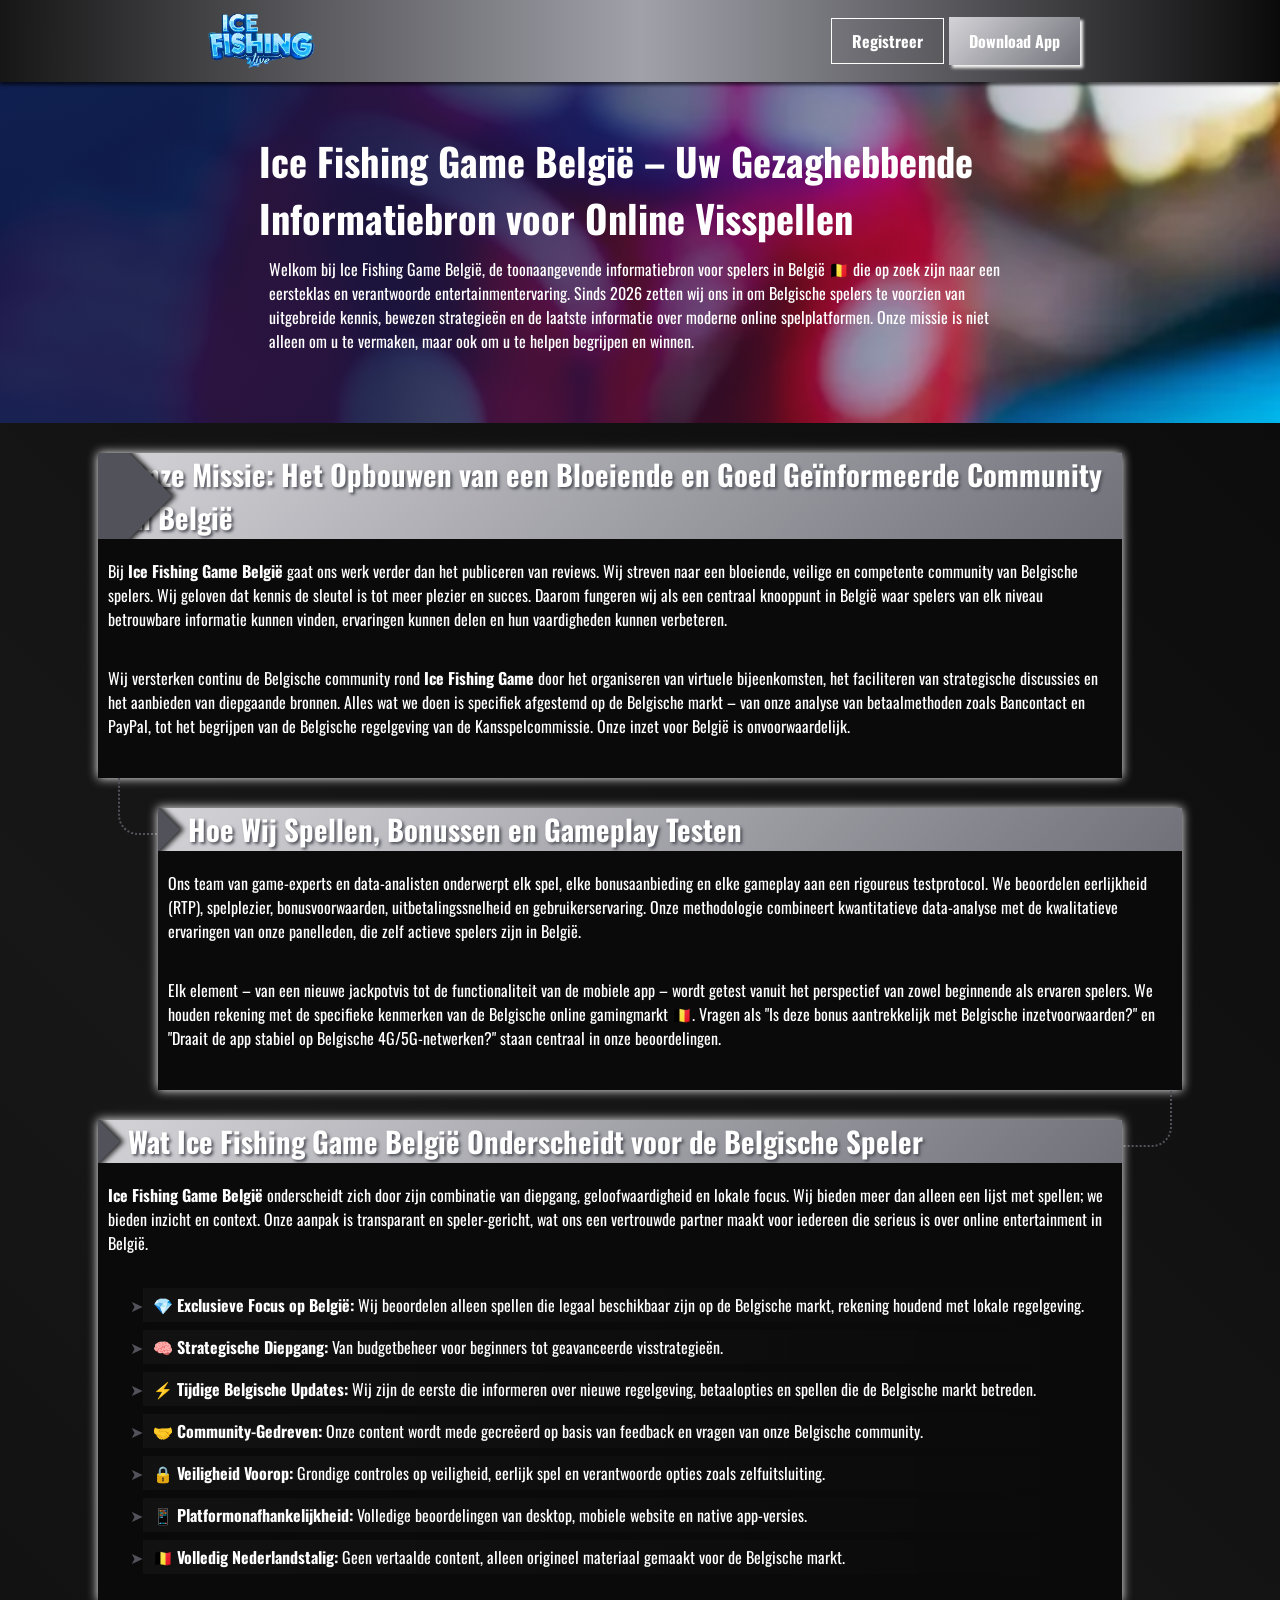
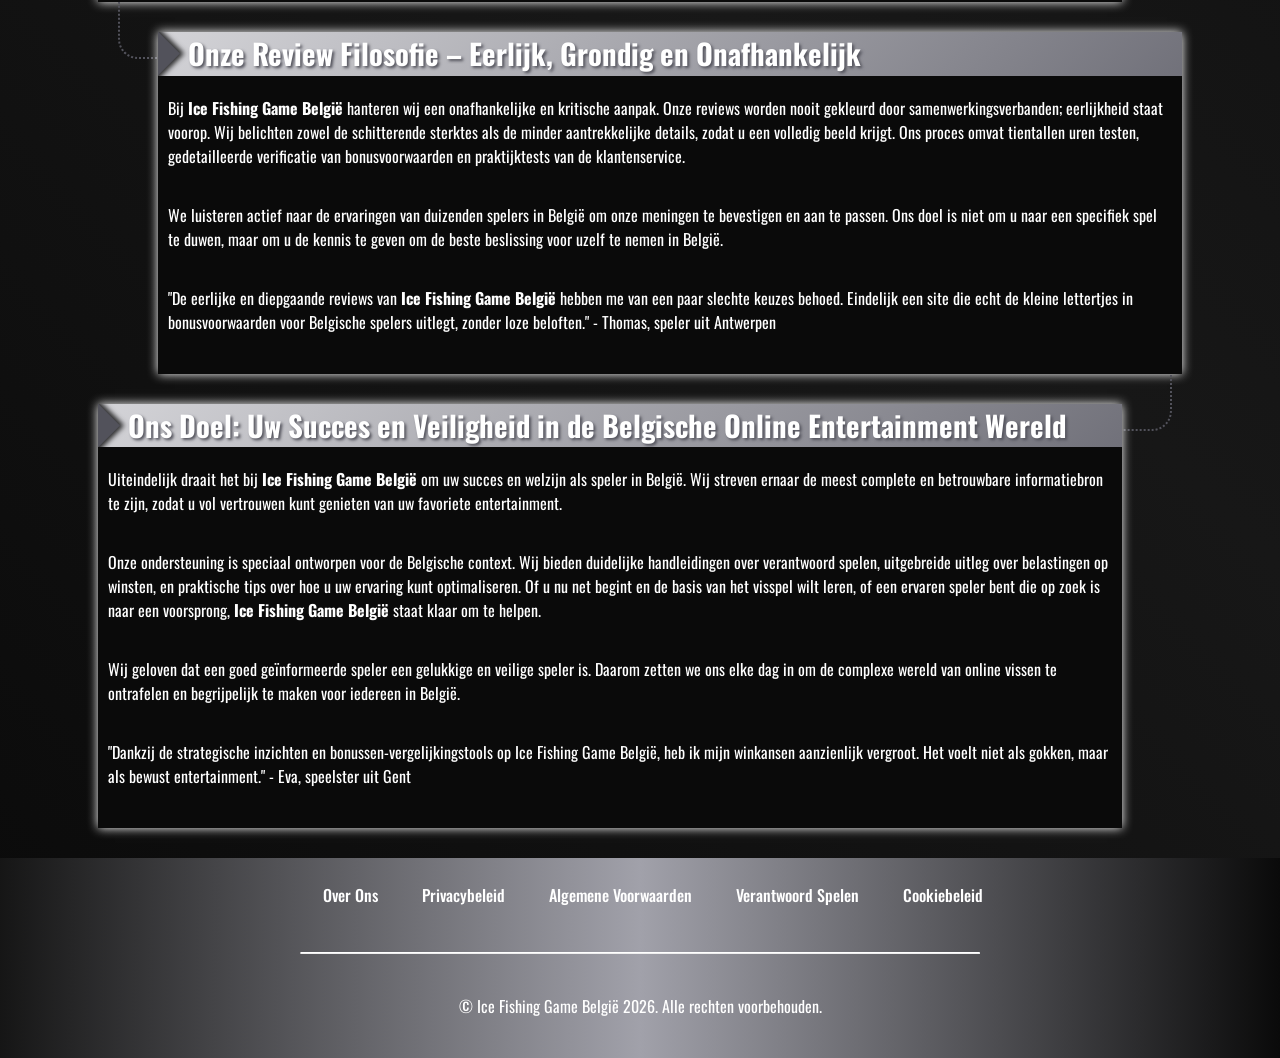
<file: about-us/index.html>
<!DOCTYPE html>
<html lang="nl">

<head>
    <meta charset="UTF-8">
    <meta name="viewport" content="width=device-width, initial-scale=1.0">
    <link rel="stylesheet" href="/style.css">
    <link rel="shortcut icon" href="/favicon.ico" type="image/x-icon">
    <title>Ice Fishing Game België – Uw Betrouwbare Gids in de Wereld van Online Visspellen</title>
    <meta name="description"
        content="Ontdek alles over Ice Fishing Game België: diepgaande gidsen, winnende strategieën, deskundig advies en de laatste updates speciaal voor spelers in België.">
    <meta name="googlebot" content="index,follow,noarchive">

    <link rel="canonical" href="https://www.stofzuigerkoning.be/about-us/">

    <meta property="og:type" content="website" />
    <meta property="og:title"
        content="Ice Fishing Game België – Uw Betrouwbare Gids in de Wereld van Online Visspellen" />
    <meta property="og:description"
        content="Ontdek alles over Ice Fishing Game België: diepgaande gidsen, winnende strategieën, deskundig advies en de laatste updates speciaal voor spelers in België." />
    <meta property="og:url" content="https://www.stofzuigerkoning.be/about-us/" />
    <meta property="og:site_name" content="Ice Fishing Game BE" />
    <meta property="og:image" content="https://www.stofzuigerkoning.be/img/1.webp" />
    <meta property="og:locale" content="nl_BE" />

    <meta name="twitter:card" content="summary_large_image" />
    <meta name="twitter:title"
        content="Ice Fishing Game België – Uw Betrouwbare Gids in de Wereld van Online Visspellen" />
    <meta name="twitter:description"
        content="Complete gidsen en bewezen strategieën voor Ice Fishing Game spelers in België." />
    <meta name="twitter:image" content="https://www.stofzuigerkoning.be/img/1.webp" />
</head>

<body>

    <header>
        <div class="logo">
            <a href="/"><img src="/img/logo.webp" alt="Ice Fishing Game België logo" width="140" height="70"></a>
        </div>

        <div class="header-btn">
            <a href="/play/" rel="nofollow" content="noindex" class="h-violet-btn">Registreer</a>
            <a href="/play/" rel="nofollow" content="noindex" class="h-accent-btn">Download App</a>
        </div>
    </header>

    <main>
        <div class="promo">
            <div class="promo-l">
                <h1>Ice Fishing Game België – Uw Gezaghebbende Informatiebron voor Online Visspellen</h1>
                <p class="txt">
                    Welkom bij Ice Fishing Game België, de toonaangevende informatiebron voor spelers in België 🇧🇪 die
                    op zoek zijn naar een eersteklas en verantwoorde entertainmentervaring. Sinds 2026 zetten wij ons in
                    om Belgische spelers te voorzien van uitgebreide kennis, bewezen strategieën en de laatste
                    informatie over moderne online spelplatformen. Onze missie is niet alleen om u te vermaken, maar ook
                    om u te helpen begrijpen en winnen.
                </p>
            </div>
        </div>

        <div class="wrapper">
            <div class="container">
                <div class="container__header">
                    <h2>Onze Missie: Het Opbouwen van een Bloeiende en Goed Geïnformeerde Community in België</h2>
                </div>
                <div class="container__body">
                    <p class="txt">
                        Bij <strong>Ice Fishing Game België</strong> gaat ons werk verder dan het publiceren van
                        reviews. Wij streven naar een bloeiende, veilige en competente community van Belgische spelers.
                        Wij geloven dat kennis de sleutel is tot meer plezier en succes. Daarom fungeren wij als een
                        centraal knooppunt in België waar spelers van elk niveau betrouwbare informatie kunnen vinden,
                        ervaringen kunnen delen en hun vaardigheden kunnen verbeteren.
                    </p>
                    <p class="txt">
                        Wij versterken continu de Belgische community rond <strong>Ice Fishing Game</strong> door het
                        organiseren van virtuele bijeenkomsten, het faciliteren van strategische discussies en het
                        aanbieden van diepgaande bronnen. Alles wat we doen is specifiek afgestemd op de Belgische markt
                        – van onze analyse van betaalmethoden zoals Bancontact en PayPal, tot het begrijpen van de
                        Belgische regelgeving van de Kansspelcommissie. Onze inzet voor België is onvoorwaardelijk.
                    </p>
                </div>
            </div>

            <div class="container">
                <div class="container__header">
                    <h2>Hoe Wij Spellen, Bonussen en Gameplay Testen</h2>
                </div>
                <div class="container__body">
                    <p class="txt">
                        Ons team van game-experts en data-analisten onderwerpt elk spel, elke bonusaanbieding en elke
                        gameplay aan een rigoureus testprotocol. We beoordelen eerlijkheid (RTP), spelplezier,
                        bonusvoorwaarden, uitbetalingssnelheid en gebruikerservaring. Onze methodologie combineert
                        kwantitatieve data-analyse met de kwalitatieve ervaringen van onze panelleden, die zelf actieve
                        spelers zijn in België.
                    </p>
                    <p class="txt">
                        Elk element – van een nieuwe jackpotvis tot de functionaliteit van de mobiele app – wordt getest
                        vanuit het perspectief van zowel beginnende als ervaren spelers. We houden rekening met de
                        specifieke kenmerken van de Belgische online gamingmarkt 🇧🇪. Vragen als "Is deze bonus
                        aantrekkelijk met Belgische inzetvoorwaarden?" en "Draait de app stabiel op Belgische
                        4G/5G-netwerken?" staan centraal in onze beoordelingen.
                    </p>
                </div>
            </div>

            <div class="container">
                <div class="container__header">
                    <h2>Wat Ice Fishing Game België Onderscheidt voor de Belgische Speler</h2>
                </div>
                <div class="container__body">
                    <p class="txt">
                        <strong>Ice Fishing Game België</strong> onderscheidt zich door zijn combinatie van diepgang,
                        geloofwaardigheid en lokale focus. Wij bieden meer dan alleen een lijst met spellen; we bieden
                        inzicht en context. Onze aanpak is transparant en speler-gericht, wat ons een vertrouwde partner
                        maakt voor iedereen die serieus is over online entertainment in België.
                    </p>
                    <ul>
                        <li>💎 <strong>Exclusieve Focus op België:</strong> Wij beoordelen alleen spellen die legaal
                            beschikbaar zijn op de Belgische markt, rekening houdend met lokale regelgeving.</li>
                        <li>🧠 <strong>Strategische Diepgang:</strong> Van budgetbeheer voor beginners tot geavanceerde
                            visstrategieën.</li>
                        <li>⚡ <strong>Tijdige Belgische Updates:</strong> Wij zijn de eerste die informeren over nieuwe
                            regelgeving, betaalopties en spellen die de Belgische markt betreden.</li>
                        <li>🤝 <strong>Community-Gedreven:</strong> Onze content wordt mede gecreëerd op basis van
                            feedback en vragen van onze Belgische community.</li>
                        <li>🔒 <strong>Veiligheid Voorop:</strong> Grondige controles op veiligheid, eerlijk spel en
                            verantwoorde opties zoals zelfuitsluiting.</li>
                        <li>📱 <strong>Platformonafhankelijkheid:</strong> Volledige beoordelingen van desktop, mobiele
                            website en native app-versies.</li>
                        <li>🇧🇪 <strong>Volledig Nederlandstalig:</strong> Geen vertaalde content, alleen origineel
                            materiaal gemaakt voor de Belgische markt.</li>
                    </ul>
                </div>
            </div>

            <div class="container">
                <div class="container__header">
                    <h2>Onze Review Filosofie – Eerlijk, Grondig en Onafhankelijk</h2>
                </div>
                <div class="container__body">
                    <p class="txt">
                        Bij <strong>Ice Fishing Game België</strong> hanteren wij een onafhankelijke en kritische
                        aanpak. Onze reviews worden nooit gekleurd door samenwerkingsverbanden; eerlijkheid staat
                        voorop. Wij belichten zowel de schitterende sterktes als de minder aantrekkelijke details, zodat
                        u een volledig beeld krijgt. Ons proces omvat tientallen uren testen, gedetailleerde verificatie
                        van bonusvoorwaarden en praktijktests van de klantenservice.
                    </p>
                    <p class="txt">
                        We luisteren actief naar de ervaringen van duizenden spelers in België om onze meningen te
                        bevestigen en aan te passen. Ons doel is niet om u naar een specifiek spel te duwen, maar om u
                        de kennis te geven om de beste beslissing voor uzelf te nemen in België.
                    </p>
                    <p class="txt">
                        "De eerlijke en diepgaande reviews van <strong>Ice Fishing Game België</strong> hebben me van
                        een paar slechte keuzes behoed. Eindelijk een site die echt de kleine lettertjes in
                        bonusvoorwaarden voor Belgische spelers uitlegt, zonder loze beloften." - Thomas, speler uit
                        Antwerpen
                    </p>
                </div>
            </div>

            <div class="container">
                <div class="container__header">
                    <h2>Ons Doel: Uw Succes en Veiligheid in de Belgische Online Entertainment Wereld</h2>
                </div>
                <div class="container__body">
                    <p class="txt">
                        Uiteindelijk draait het bij <strong>Ice Fishing Game België</strong> om uw succes en welzijn als
                        speler in België. Wij streven ernaar de meest complete en betrouwbare informatiebron te zijn,
                        zodat u vol vertrouwen kunt genieten van uw favoriete entertainment.
                    </p>
                    <p class="txt">
                        Onze ondersteuning is speciaal ontworpen voor de Belgische context. Wij bieden duidelijke
                        handleidingen over verantwoord spelen, uitgebreide uitleg over belastingen op winsten, en
                        praktische tips over hoe u uw ervaring kunt optimaliseren. Of u nu net begint en de basis van
                        het visspel wilt leren, of een ervaren speler bent die op zoek is naar een voorsprong,
                        <strong>Ice Fishing Game België</strong> staat klaar om te helpen.
                    </p>
                    <p class="txt">
                        Wij geloven dat een goed geïnformeerde speler een gelukkige en veilige speler is. Daarom zetten
                        we ons elke dag in om de complexe wereld van online vissen te ontrafelen en begrijpelijk te
                        maken voor iedereen in België.
                    </p>
                    <p class="txt">
                        "Dankzij de strategische inzichten en bonussen-vergelijkingstools op Ice Fishing Game België,
                        heb ik mijn winkansen aanzienlijk vergroot. Het voelt niet als gokken, maar als bewust
                        entertainment." - Eva, speelster uit Gent
                    </p>
                </div>
            </div>
        </div>
    </main>

    <footer>
        <ul class="f-nav">
            <li>
                <a href="/about-us/">Over Ons</a>
            </li>
            <li>
                <a href="/privacy-policy/">Privacybeleid</a>
            </li>
            <li>
                <a href="/terms-and-conditions/">Algemene Voorwaarden</a>
            </li>
            <li>
                <a href="/responsible-gambling/">Verantwoord Spelen</a>
            </li>
            <li>
                <a href="/cookie-policy/">Cookiebeleid</a>
            </li>
        </ul>

        <hr>

        <p class="txt">
            © Ice Fishing Game België 2026. Alle rechten voorbehouden.
        </p>
    </footer>
</body>

</html>
</file>
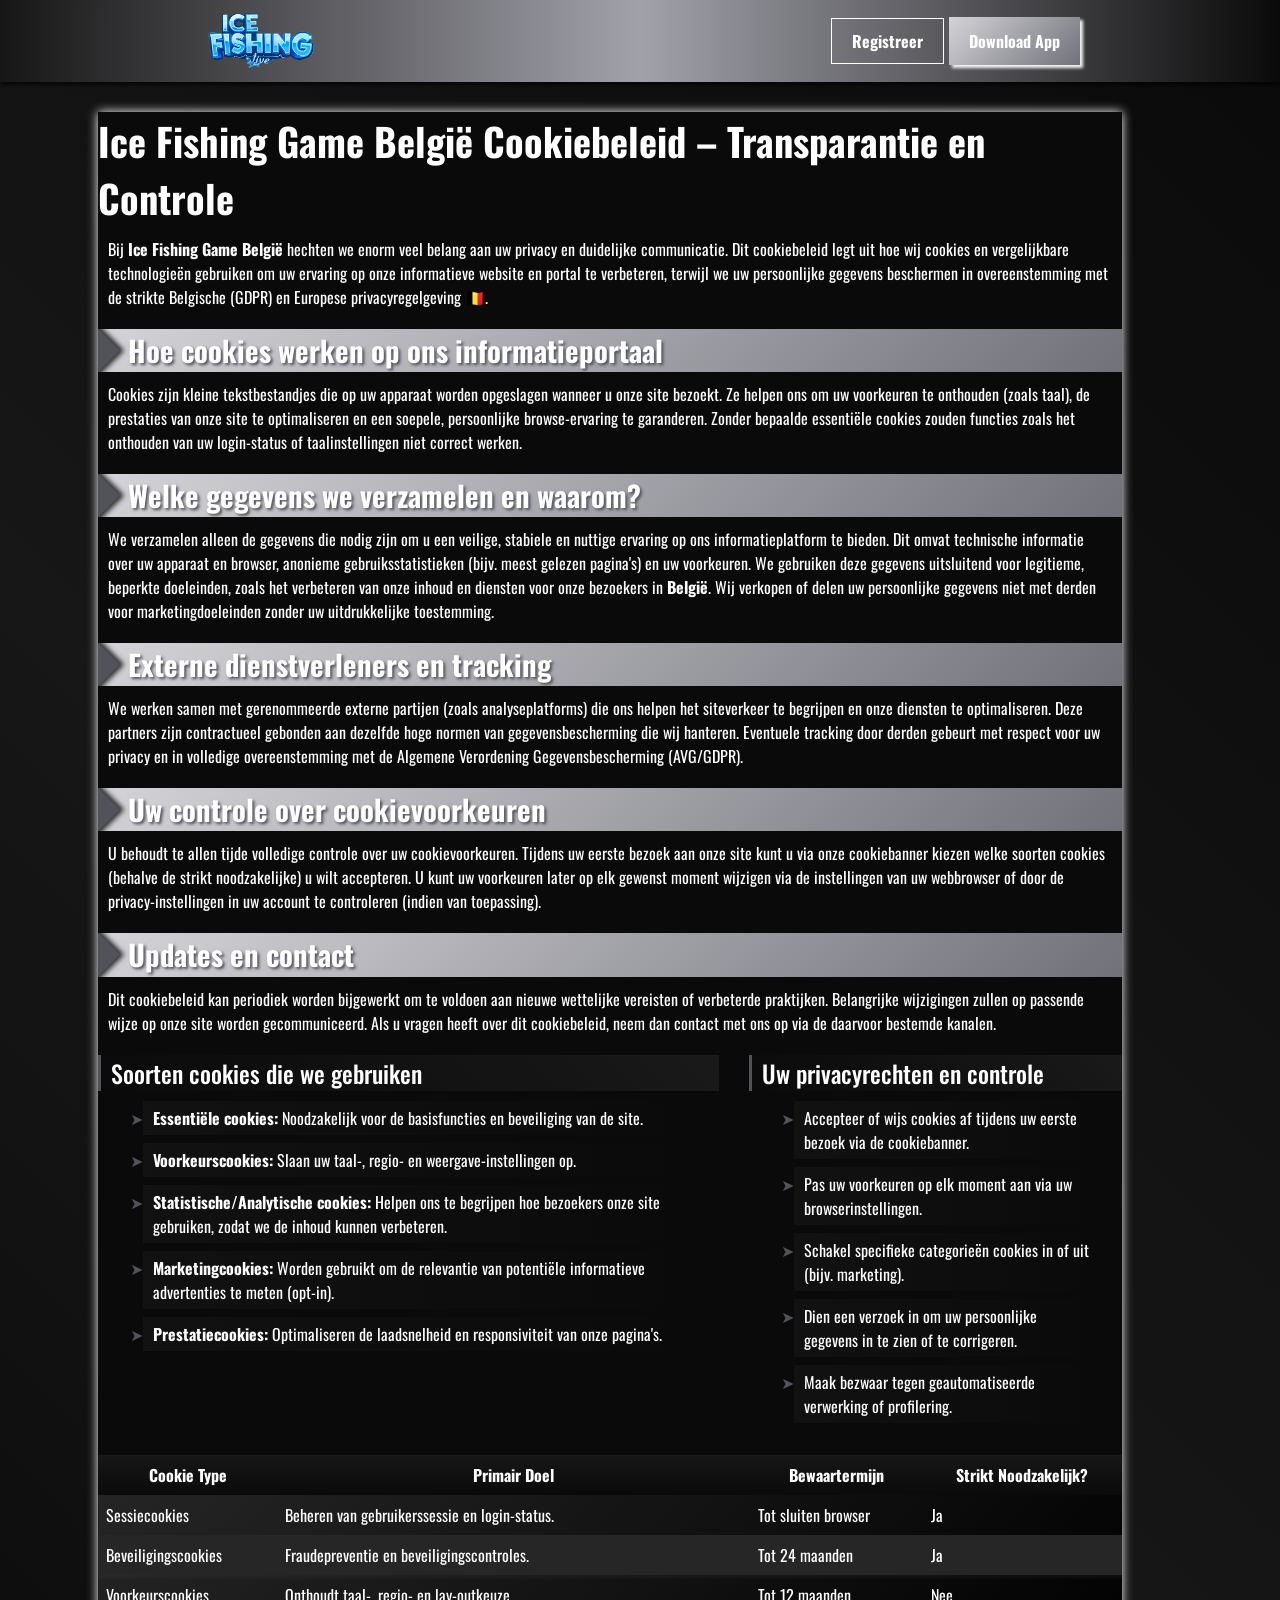
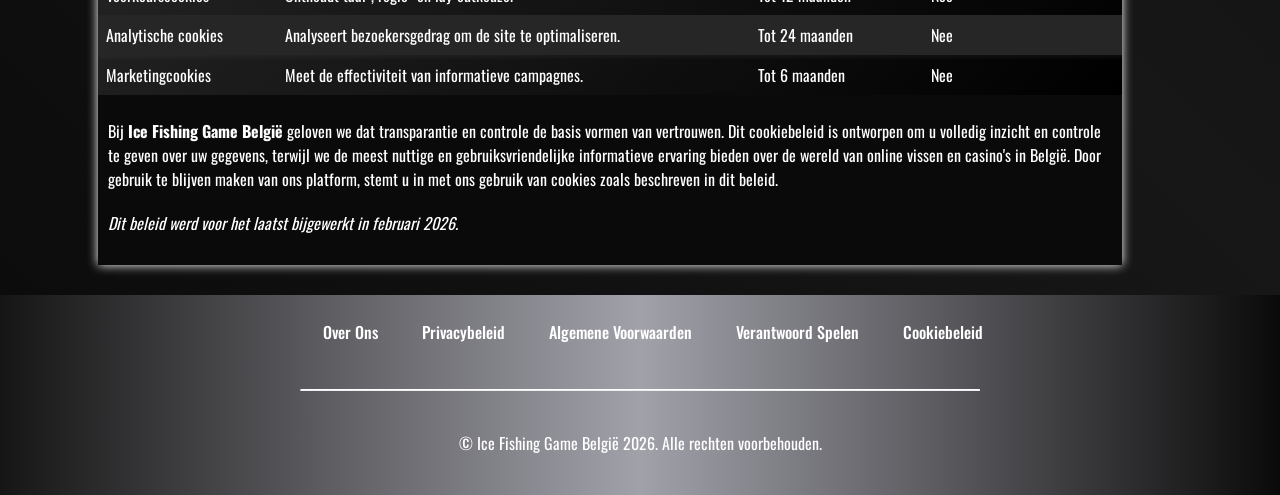
<file: cookie-policy/index.html>
<!DOCTYPE html>
<html lang="nl">

<head>
    <meta charset="UTF-8">
    <meta name="viewport" content="width=device-width, initial-scale=1.0">
    <link rel="stylesheet" href="/style.css">
    <link rel="shortcut icon" href="/favicon.ico" type="image/x-icon">
    <title>Ice Fishing Game België – Cookiebeleid & Uw Privacy</title>
    <meta name="description"
        content="Bij Ice Fishing Game België gaan we zorgvuldig om met uw gegevens. Lees ons cookiebeleid en ontdek hoe cookies uw ervaring verbeteren, met volledige transparantie over uw privacy.">
    <meta name="googlebot" content="index,follow,noarchive">

    <link rel="canonical" href="https://www.stofzuigerkoning.be/cookie-policy/">

    <meta property="og:type" content="website" />
    <meta property="og:title" content="Ice Fishing Game België – Cookiebeleid & Uw Privacy" />
    <meta property="og:description"
        content="Ice Fishing Game België cookiebeleid - Hoe wij uw gegevens beschermen en uw surfervaring optimaliseren." />
    <meta property="og:url" content="https://www.stofzuigerkoning.be/cookie-policy/" />
    <meta property="og:site_name" content="Ice Fishing Game BE" />
    <meta property="og:locale" content="nl_BE" />

    <meta name="twitter:card" content="summary" />
    <meta name="twitter:title" content="Cookiebeleid - Ice Fishing Game België" />
    <meta name="twitter:description"
        content="Ontdek hoe Ice Fishing Game België cookies gebruikt om uw informatieve en gebruikerservaring te verbeteren." />
</head>

<body>

    <header>
        <div class="logo">
            <a href="/"><img src="/img/logo.webp" alt="Ice Fishing Game België logo" width="140" height="70"></a>
        </div>

        <div class="header-btn">
            <a href="/play/" rel="nofollow" content="noindex" class="h-violet-btn">Registreer</a>
            <a href="/play/" rel="nofollow" content="noindex" class="h-accent-btn">Download App</a>
        </div>
    </header>

    <main>
        <div class="wrapper">
            <div class="container">
                <h1>Ice Fishing Game België Cookiebeleid – Transparantie en Controle</h1>
                <p class="txt">
                    Bij <strong>Ice Fishing Game België</strong> hechten we enorm veel belang aan uw privacy en
                    duidelijke communicatie.
                    Dit cookiebeleid legt uit hoe wij cookies en vergelijkbare technologieën gebruiken om uw ervaring op
                    onze informatieve website en portal te verbeteren, terwijl we uw persoonlijke gegevens beschermen in
                    overeenstemming met de strikte Belgische (GDPR) en Europese privacyregelgeving 🇧🇪.
                </p>

                <div class="container__header">
                    <h2>Hoe cookies werken op ons informatieportaal</h2>
                </div>
                <p class="txt">
                    Cookies zijn kleine tekstbestandjes die op uw apparaat worden opgeslagen wanneer u onze site
                    bezoekt.
                    Ze helpen ons om uw voorkeuren te onthouden (zoals taal), de prestaties van onze site te
                    optimaliseren en een soepele, persoonlijke browse-ervaring te garanderen. Zonder bepaalde essentiële
                    cookies zouden functies zoals het onthouden van uw login-status of taalinstellingen niet correct
                    werken.
                </p>

                <div class="container__header">
                    <h2>Welke gegevens we verzamelen en waarom?</h2>
                </div>
                <p class="txt">
                    We verzamelen alleen de gegevens die nodig zijn om u een veilige, stabiele en nuttige ervaring op
                    ons informatieplatform te bieden.
                    Dit omvat technische informatie over uw apparaat en browser, anonieme gebruiksstatistieken (bijv.
                    meest gelezen pagina's) en uw voorkeuren. We gebruiken deze gegevens uitsluitend voor legitieme,
                    beperkte doeleinden, zoals het verbeteren van onze inhoud en diensten voor onze bezoekers in
                    <strong>België</strong>.
                    Wij verkopen of delen uw persoonlijke gegevens niet met derden voor marketingdoeleinden zonder uw
                    uitdrukkelijke toestemming.
                </p>

                <div class="container__header">
                    <h2>Externe dienstverleners en tracking</h2>
                </div>
                <p class="txt">
                    We werken samen met gerenommeerde externe partijen (zoals analyseplatforms) die ons helpen het
                    siteverkeer te begrijpen en onze diensten te optimaliseren. Deze partners zijn contractueel gebonden
                    aan dezelfde hoge normen van gegevensbescherming die wij hanteren.
                    Eventuele tracking door derden gebeurt met respect voor uw privacy en in volledige overeenstemming
                    met de Algemene Verordening Gegevensbescherming (AVG/GDPR).
                </p>

                <div class="container__header">
                    <h2>Uw controle over cookievoorkeuren</h2>
                </div>
                <p class="txt">
                    U behoudt te allen tijde volledige controle over uw cookievoorkeuren.
                    Tijdens uw eerste bezoek aan onze site kunt u via onze cookiebanner kiezen welke soorten cookies
                    (behalve de strikt noodzakelijke) u wilt accepteren.
                    U kunt uw voorkeuren later op elk gewenst moment wijzigen via de instellingen van uw webbrowser of
                    door de privacy-instellingen in uw account te controleren (indien van toepassing).
                </p>

                <div class="container__header">
                    <h2>Updates en contact</h2>
                </div>
                <p class="txt">
                    Dit cookiebeleid kan periodiek worden bijgewerkt om te voldoen aan nieuwe wettelijke vereisten of
                    verbeterde praktijken.
                    Belangrijke wijzigingen zullen op passende wijze op onze site worden gecommuniceerd.
                    Als u vragen heeft over dit cookiebeleid, neem dan contact met ons op via de daarvoor bestemde
                    kanalen.
                </p>

                <div class="comparison-list">
                    <div>
                        <h3>Soorten cookies die we gebruiken</h3>
                        <ul>
                            <li><strong>Essentiële cookies:</strong> Noodzakelijk voor de basisfuncties en beveiliging
                                van de site.</li>
                            <li><strong>Voorkeurscookies:</strong> Slaan uw taal-, regio- en weergave-instellingen op.
                            </li>
                            <li><strong>Statistische/Analytische cookies:</strong> Helpen ons te begrijpen hoe bezoekers
                                onze site gebruiken, zodat we de inhoud kunnen verbeteren.</li>
                            <li><strong>Marketingcookies:</strong> Worden gebruikt om de relevantie van potentiële
                                informatieve advertenties te meten (opt-in).</li>
                            <li><strong>Prestatiecookies:</strong> Optimaliseren de laadsnelheid en responsiviteit van
                                onze pagina's.</li>
                        </ul>
                    </div>

                    <div>
                        <h3>Uw privacyrechten en controle</h3>
                        <ul>
                            <li>Accepteer of wijs cookies af tijdens uw eerste bezoek via de cookiebanner.</li>
                            <li>Pas uw voorkeuren op elk moment aan via uw browserinstellingen.</li>
                            <li>Schakel specifieke categorieën cookies in of uit (bijv. marketing).</li>
                            <li>Dien een verzoek in om uw persoonlijke gegevens in te zien of te corrigeren.</li>
                            <li>Maak bezwaar tegen geautomatiseerde verwerking of profilering.</li>
                        </ul>
                    </div>
                </div>

                <div class="table-wrapper">
                    <table>
                        <thead>
                            <tr>
                                <th>Cookie Type</th>
                                <th>Primair Doel</th>
                                <th>Bewaartermijn</th>
                                <th>Strikt Noodzakelijk?</th>
                            </tr>
                        </thead>
                        <tbody>
                            <tr>
                                <td>Sessiecookies</td>
                                <td>Beheren van gebruikerssessie en login-status.</td>
                                <td>Tot sluiten browser</td>
                                <td>Ja</td>
                            </tr>
                            <tr>
                                <td>Beveiligingscookies</td>
                                <td>Fraudepreventie en beveiligingscontroles.</td>
                                <td>Tot 24 maanden</td>
                                <td>Ja</td>
                            </tr>
                            <tr>
                                <td>Voorkeurscookies</td>
                                <td>Onthoudt taal-, regio- en lay-outkeuze.</td>
                                <td>Tot 12 maanden</td>
                                <td>Nee</td>
                            </tr>
                            <tr>
                                <td>Analytische cookies</td>
                                <td>Analyseert bezoekersgedrag om de site te optimaliseren.</td>
                                <td>Tot 24 maanden</td>
                                <td>Nee</td>
                            </tr>
                            <tr>
                                <td>Marketingcookies</td>
                                <td>Meet de effectiviteit van informatieve campagnes.</td>
                                <td>Tot 6 maanden</td>
                                <td>Nee</td>
                            </tr>
                        </tbody>
                    </table>
                </div>

                <p class="txt">
                    Bij <strong>Ice Fishing Game België</strong> geloven we dat transparantie en controle de basis
                    vormen van vertrouwen.
                    Dit cookiebeleid is ontworpen om u volledig inzicht en controle te geven over uw gegevens, terwijl
                    we de meest nuttige en gebruiksvriendelijke informatieve ervaring bieden over de wereld van online
                    vissen en casino's in België.
                    Door gebruik te blijven maken van ons platform, stemt u in met ons gebruik van cookies zoals
                    beschreven in dit beleid.
                </p>
                <p class="txt">
                    <em>Dit beleid werd voor het laatst bijgewerkt in februari 2026.</em>
                </p>
            </div>
        </div>
    </main>

    <footer>
        <ul class="f-nav">
            <li>
                <a href="/about-us/">Over Ons</a>
            </li>
            <li>
                <a href="/privacy-policy/">Privacybeleid</a>
            </li>
            <li>
                <a href="/terms-and-conditions/">Algemene Voorwaarden</a>
            </li>
            <li>
                <a href="/responsible-gambling/">Verantwoord Spelen</a>
            </li>
            <li>
                <a href="/cookie-policy/">Cookiebeleid</a>
            </li>
        </ul>

        <hr>

        <p class="txt">
            © Ice Fishing Game België 2026. Alle rechten voorbehouden.
        </p>
    </footer>
</body>

</html>
</file>
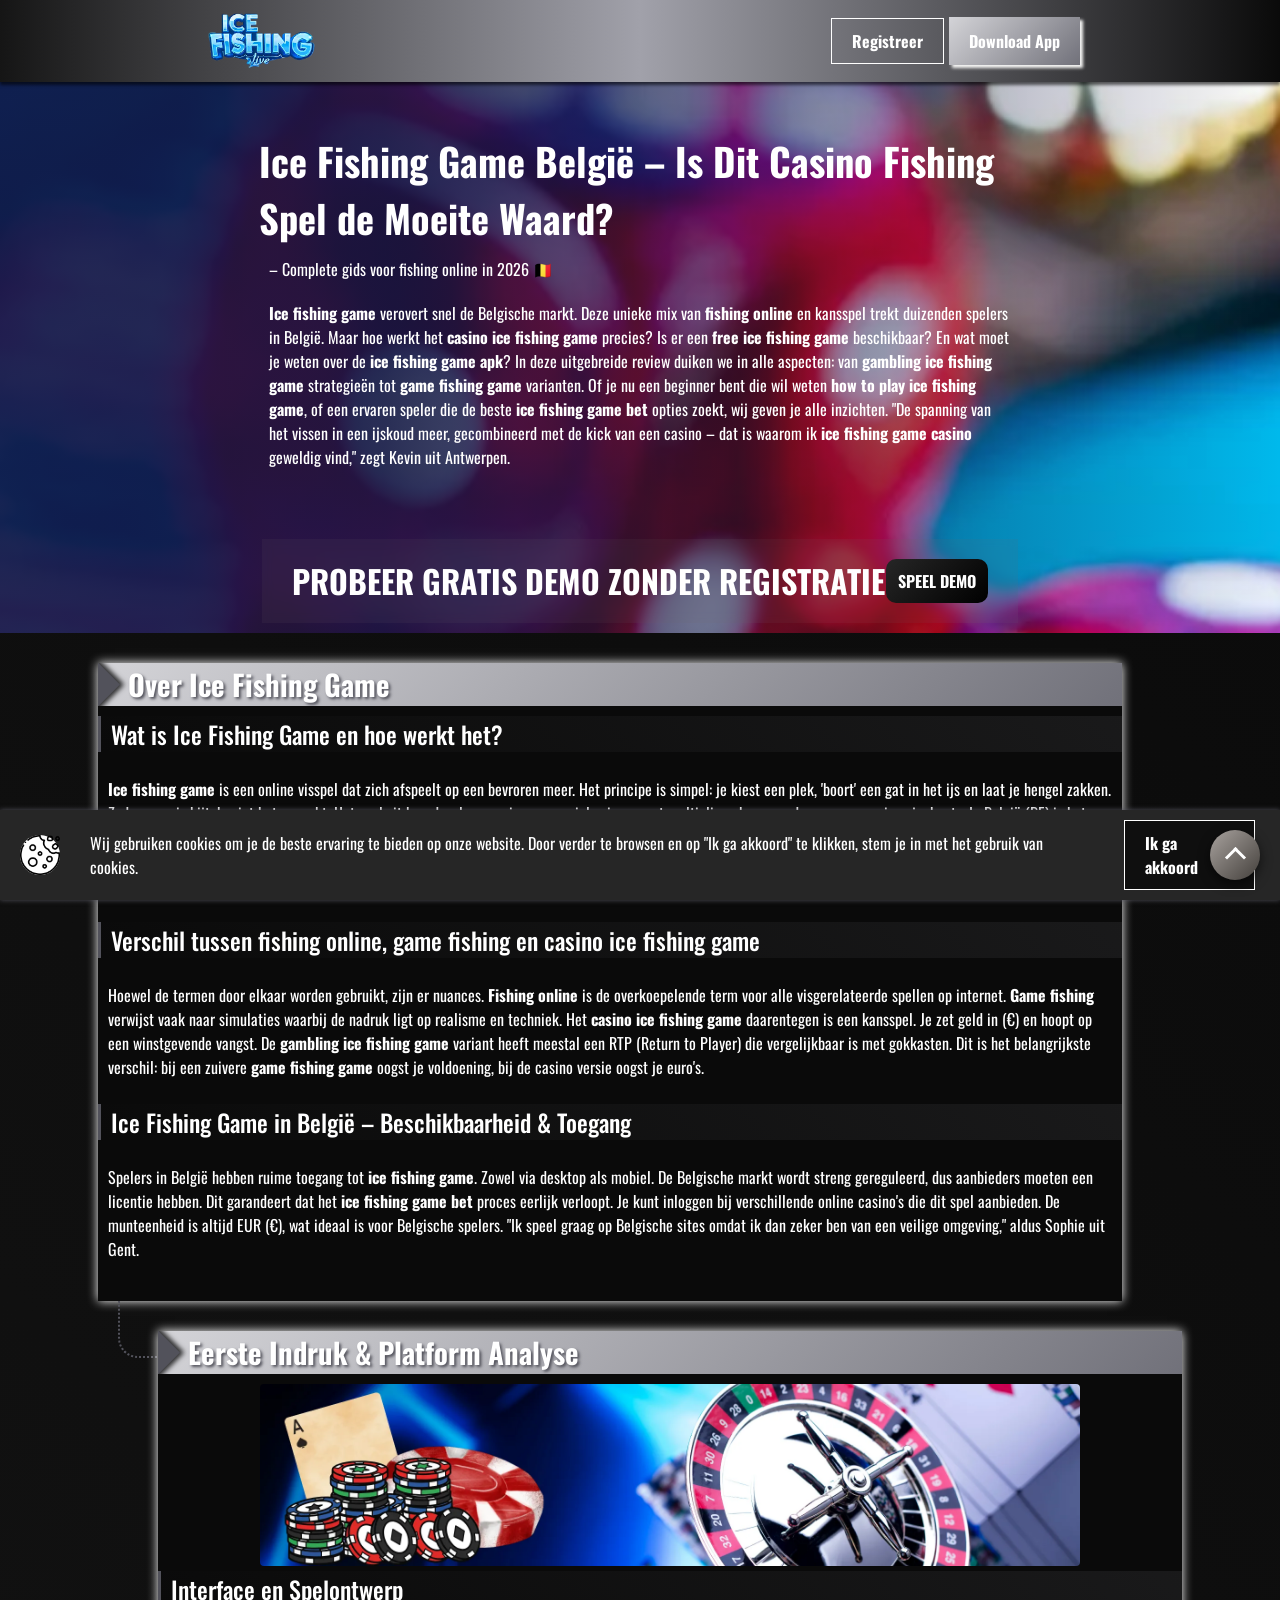
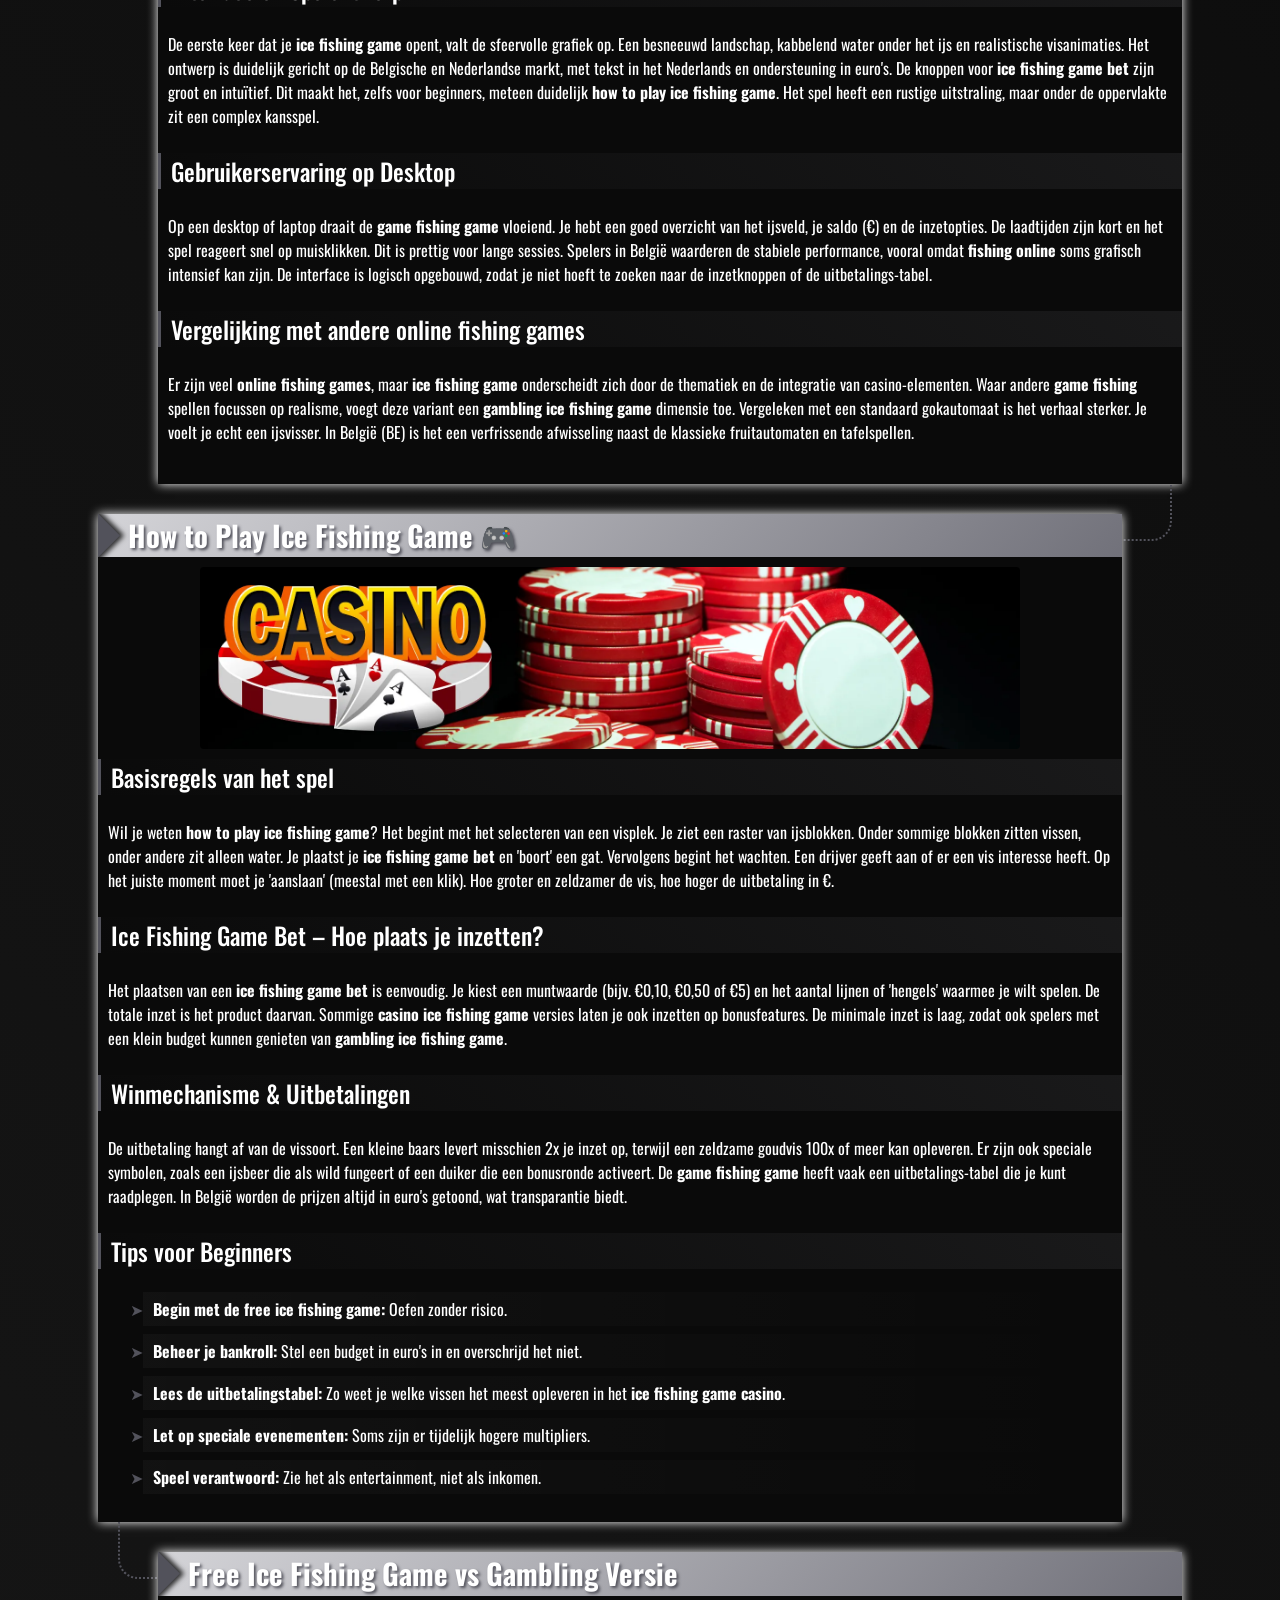
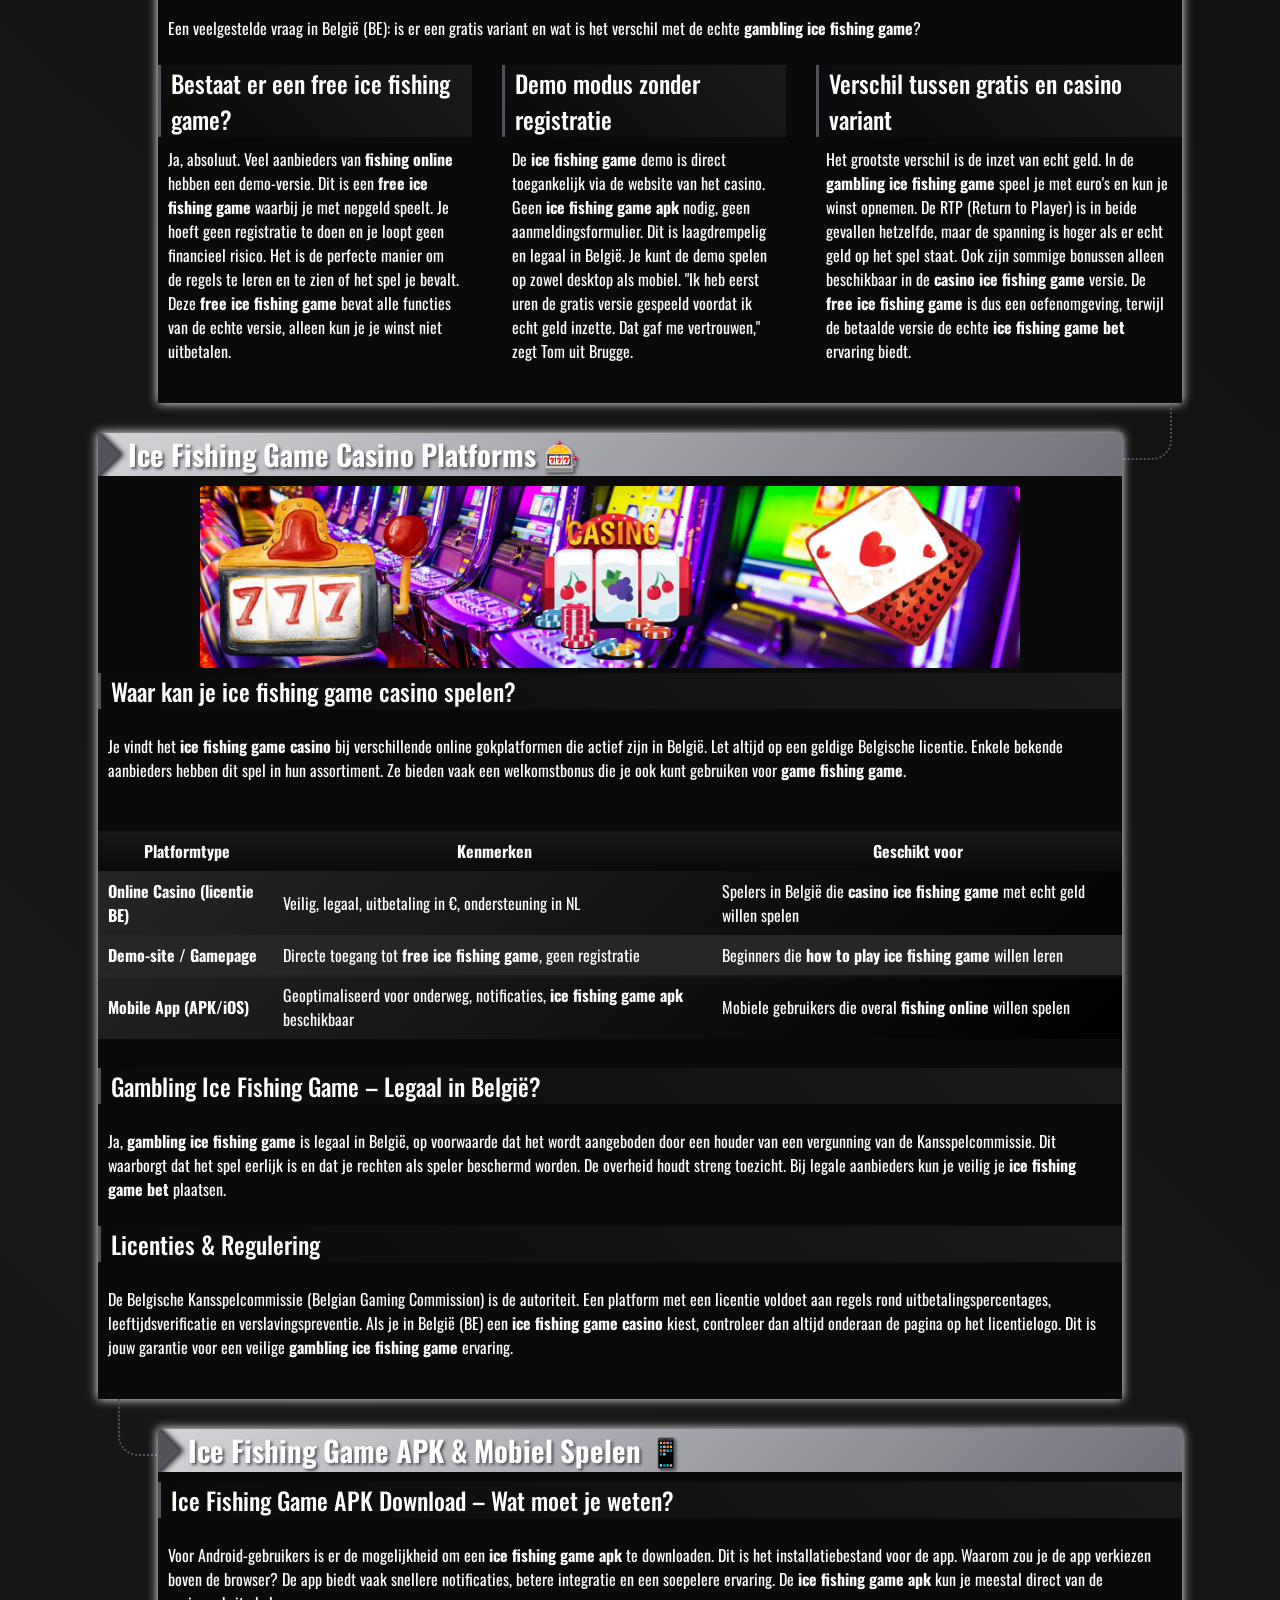
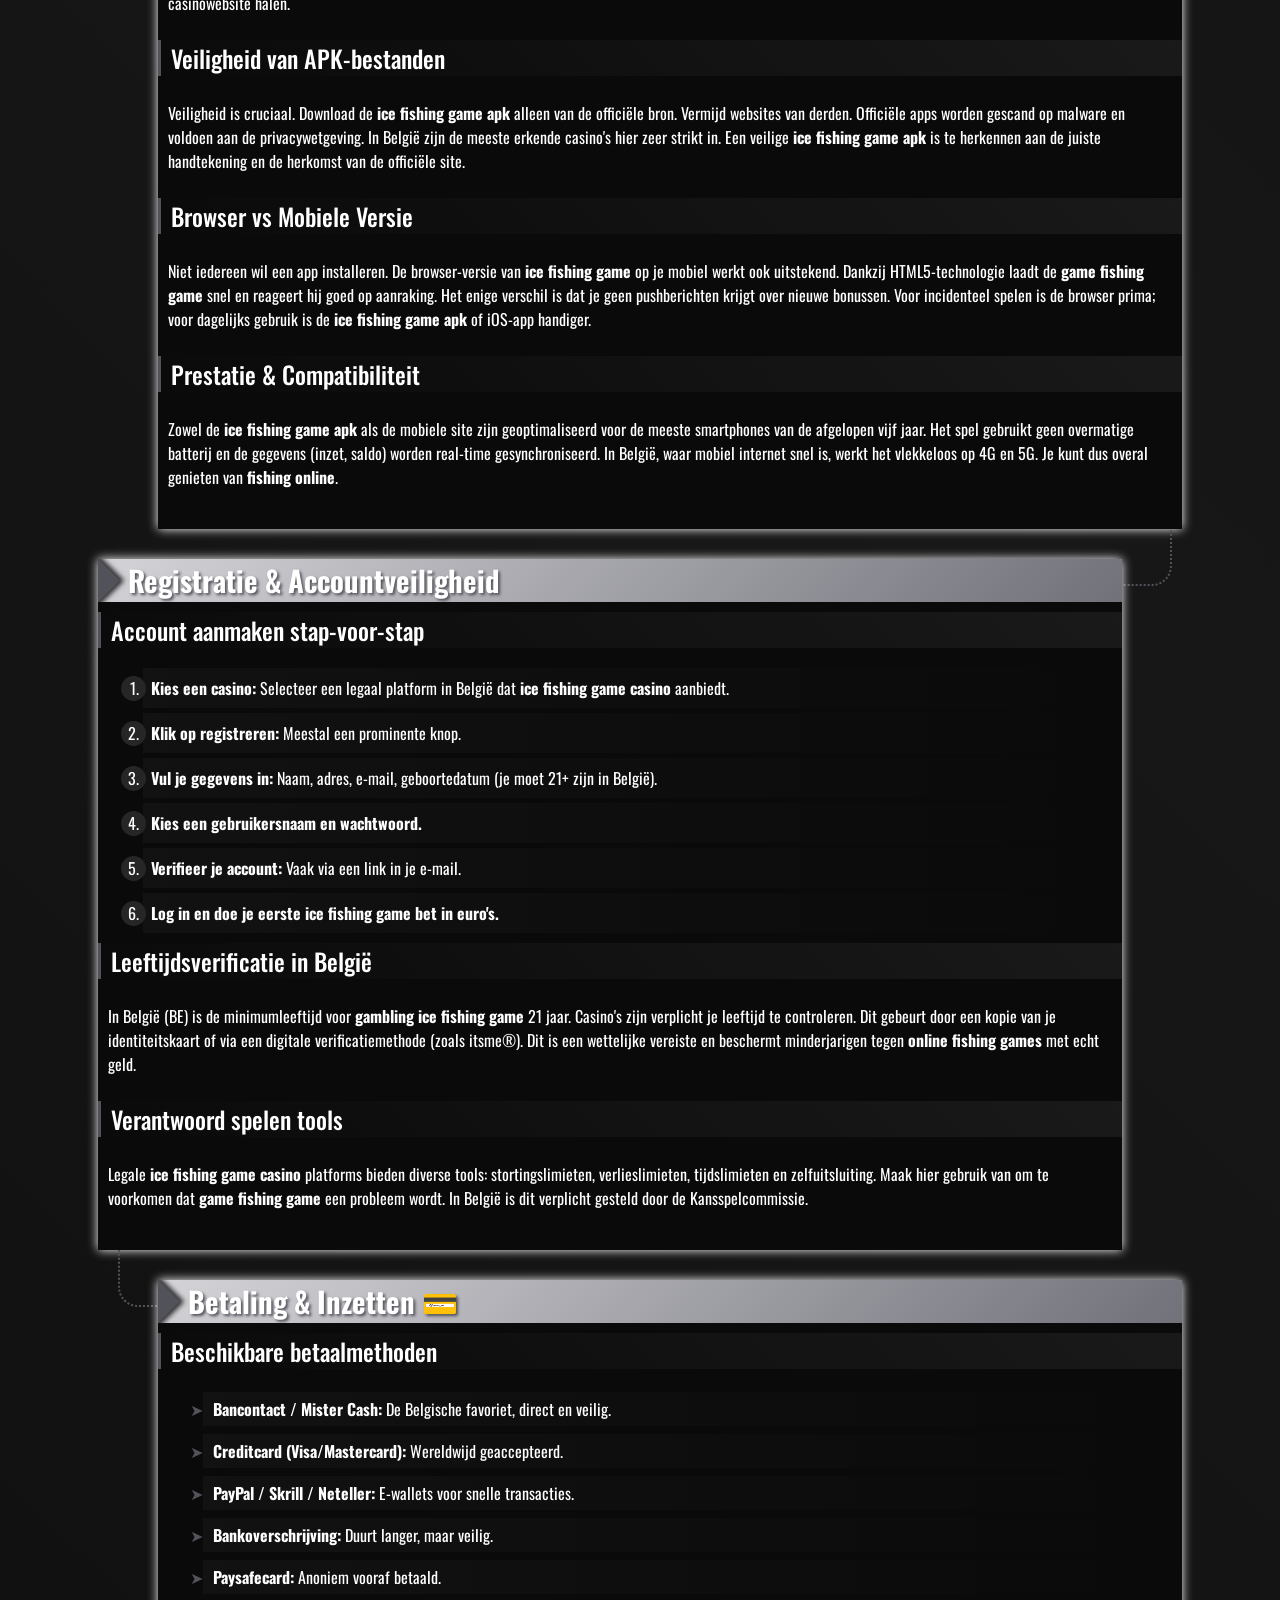
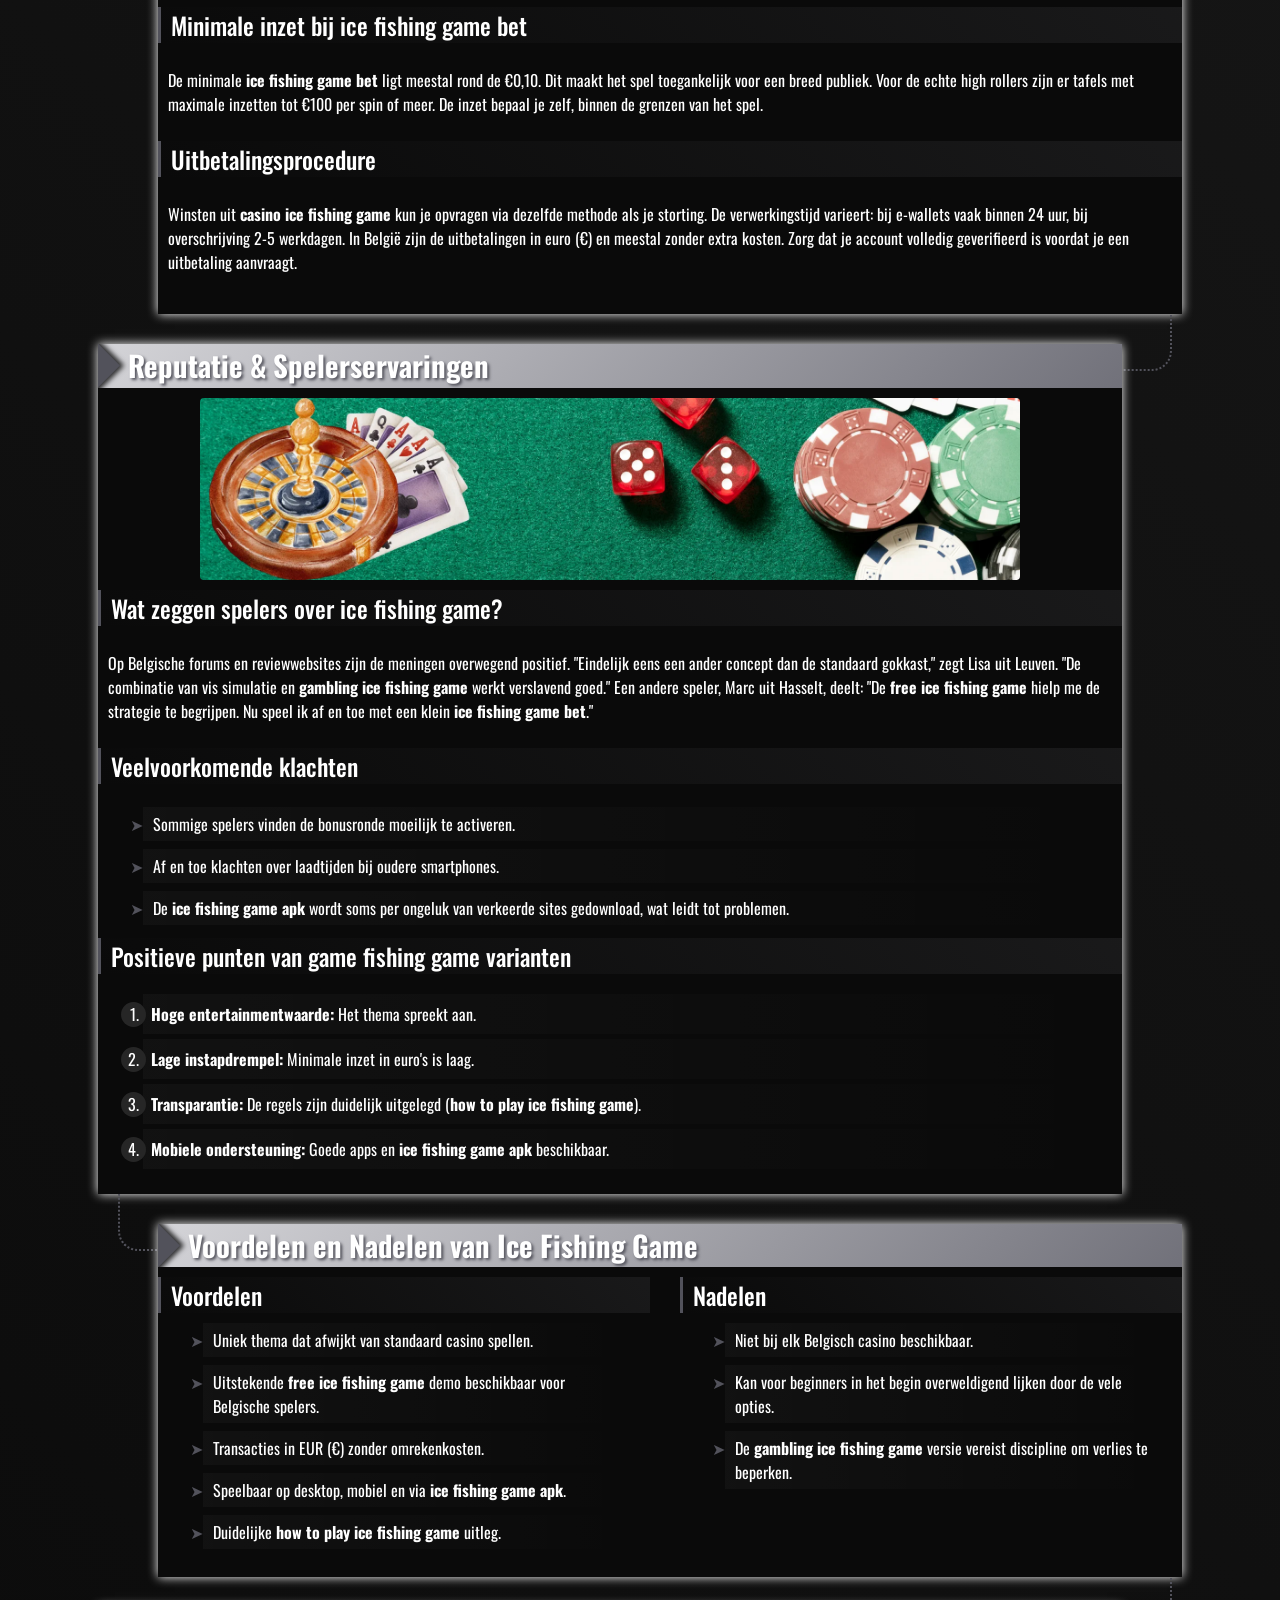
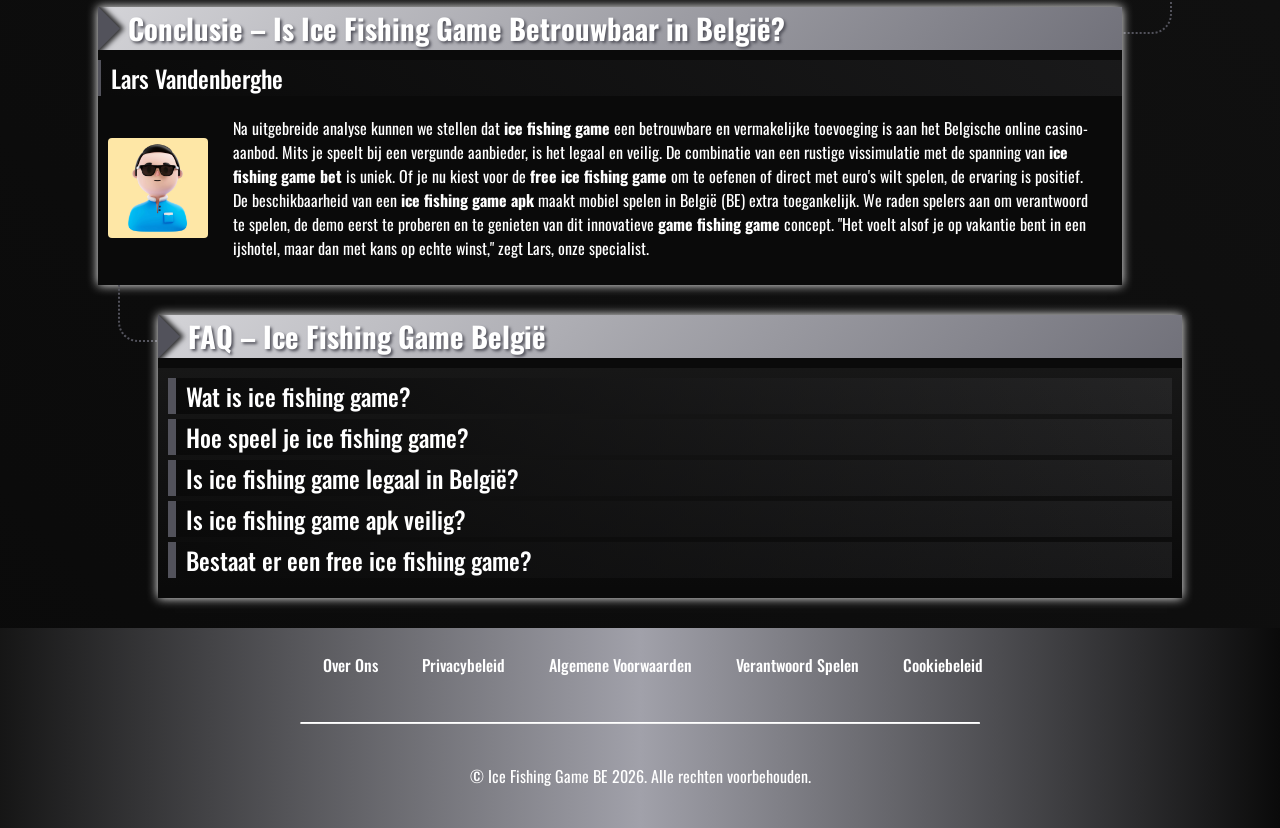
<file: nl-be/index.html>
<!DOCTYPE html>
<html lang="nl-BE">

<head>
    <meta charset="UTF-8">
    <meta name="viewport" content="width=device-width, initial-scale=1.0">
    <link rel="stylesheet" href="/style.css">
    <link rel="shortcut icon" href="/favicon.ico" type="image/x-icon">
    <title>Ice Fishing Game België – Casino, APK & How to Play Guide</title>
    <meta name="description"
        content="Onafhankelijke review van ice fishing game in België met uitleg over casino ice fishing game, free ice fishing game, ice fishing game apk, betting opties en gameplay.">
    <meta name="googlebot" content="index, follow, noarchive, max-snippet:-1">

    <link rel="alternate" hreflang="nl-BE" href="https://www.stofzuigerkoning.be/nl-be/">
    <link rel="alternate" hreflang="x-default" href="https://www.stofzuigerkoning.be/">
    <link rel="canonical" href="https://www.stofzuigerkoning.be/nl-be/">

    <meta property="og:type" content="website" />
    <meta property="og:title" content="Ice Fishing Game België – Casino, APK & How to Play Guide" />
    <meta property="og:description"
        content="Onafhankelijke review van ice fishing game in België met uitleg over casino ice fishing game, free ice fishing game, ice fishing game apk, betting opties en gameplay." />
    <meta property="og:url" content="https://www.stofzuigerkoning.be/" />
    <meta property="og:site_name" content="Ice Fishing Game BE" />
    <meta property="og:image" content="https://www.stofzuigerkoning.be/img/1.webp" />
    <meta property="og:locale" content="nl_BE" />

    <meta name="twitter:card" content="summary_large_image" />
    <meta name="twitter:title" content="Ice Fishing Game België – Casino, APK & How to Play Guide" />
    <meta name="twitter:description"
        content="Onafhankelijke review van ice fishing game in België met uitleg over casino ice fishing game, free ice fishing game, ice fishing game apk, betting opties en gameplay." />
    <meta name="twitter:image" content="https://www.stofzuigerkoning.be/img/1.webp" />

    <script type="application/ld+json">
    {
        "@context": "https://schema.org",
        "@type": "Article",
        "headline": "Ice Fishing Game België – Casino, APK & How to Play Guide",
        "description": "Onafhankelijke review van ice fishing game in België met uitleg over casino ice fishing game, free ice fishing game, ice fishing game apk, betting opties en gameplay.",
        "mainEntityOfPage": {
            "@type": "WebPage",
            "@id": "https://www.stofzuigerkoning.be/"
        },
        "author": {
            "@type": "Person",
            "name": "Lars Vandenberghe",
            "url": "https://www.stofzuigerkoning.be/"
        },
        "publisher": {
            "@type": "Organization",
            "name": "Ice Fishing Game BE",
            "logo": {
                "@type": "ImageObject",
                "url": "https://www.stofzuigerkoning.be/img/logo.webp"
            }
        },
        "datePublished": "2026-02-17",
        "dateModified": "2026-02-17"
    }
    </script>

    <script type="application/ld+json">
    {
        "@context": "https://schema.org",
        "@type": "WebSite",
        "url": "https://www.stofzuigerkoning.be/",
        "name": "Ice Fishing Game België",
        "description": "Complete gids voor ice fishing game in België: casino, gratis versie, APK en betting.",
        "inLanguage": "nl-BE"
    }
    </script>

    <script type="application/ld+json">
    {
        "@context": "https://schema.org",
        "@type": "BreadcrumbList",
        "itemListElement": [{
                "@type": "ListItem",
                "position": 1,
                "name": "Home",
                "item": "https://www.stofzuigerkoning.be/"
            },
            {
                "@type": "ListItem",
                "position": 2,
                "name": "🎣 Ice Fishing Game",
                "item": "https://www.stofzuigerkoning.be/"
            }
        ]
    }
    </script>

    <script type="application/ld+json">
    {
      "@context": "https://schema.org",
      "@type": "FAQPage",
      "mainEntity": [
        {
          "@type": "Question",
          "name": "Wat is ice fishing game?",
          "acceptedAnswer": {
            "@type": "Answer",
            "text": "Ice fishing game is een online visspel waarbij spelers virtueel vissen door een ijslaag. Het combineert elementen van fishing online met kansspelmechanismen. In België (BE) is de casino variant populair vanwege de eenvoudige gameplay."
          }
        },
        {
          "@type": "Question",
          "name": "Hoe speel je ice fishing game?",
          "acceptedAnswer": {
            "@type": "Answer",
            "text": "Je kiest een inzet, 'boort' een gat in het ijs en wacht tot een vis bijt. Hoe groter de vis, hoe hoger de uitbetaling. De game fishing varianten hebben vaak bonusfeatures. Onze how to play ice fishing game gids legt alles uit."
          }
        },
        {
          "@type": "Question",
          "name": "Is ice fishing game legaal in België?",
          "acceptedAnswer": {
            "@type": "Answer",
            "text": "Ja, mits aangeboden door een platform met een geldige Belgische licentie. Gereguleerde casinosites die gambling ice fishing game aanbieden, voldoen aan de strenge eisen van de Kansspelcommissie. Speel altijd bij erkende aanbieders."
          }
        },
        {
          "@type": "Question",
          "name": "Is ice fishing game apk veilig?",
          "acceptedAnswer": {
            "@type": "Answer",
            "text": "Een ice fishing game apk kan veilig zijn als je deze downloadt van de officiële website van het casino of van vertrouwde appstores. Vermijd APK's van derden om malware te voorkomen. De officiële ice fishing game casino apps zijn getest."
          }
        },
        {
          "@type": "Question",
          "name": "Bestaat er een free ice fishing game?",
          "acceptedAnswer": {
            "@type": "Answer",
            "text": "Ja, verschillende online platforms bieden een free ice fishing game aan in demomodus. Je speelt dan met nepgeld. Dit is ideaal om de fishing online regels te leren voordat je overstapt naar de gambling ice fishing game met echt geld."
          }
        }
      ]
    }
    </script>
</head>

<body>
    <header>
        <div class="logo">
            <a href="/"><img src="/img/logo.webp" alt="Ice Fishing Game België logo" width="140" height="70"></a>
        </div>
        <div class="header-btn">
            <a href="/play/" rel="nofollow" content="noindex" class="h-violet-btn">Registreer</a>
            <a href="/play/" rel="nofollow" content="noindex" class="h-accent-btn">Download App</a>
        </div>
    </header>

    <main>
        <div class="promo">
            <div class="promo-l ">
                <h1>Ice Fishing Game België – Is Dit Casino Fishing Spel de Moeite Waard?</h1>
                <p class="txt">
                    – Complete gids voor fishing online in 2026 🇧🇪
                </p>
                <p class="txt">
                    <strong>Ice fishing game</strong> verovert snel de Belgische markt. Deze unieke mix van
                    <strong>fishing online</strong> en kansspel trekt duizenden spelers in België. Maar hoe werkt het
                    <strong>casino ice fishing game</strong> precies? Is er een <strong>free ice fishing game</strong>
                    beschikbaar? En wat moet je weten over de <strong>ice fishing game apk</strong>? In deze uitgebreide
                    review duiken we in alle aspecten: van <strong>gambling ice fishing game</strong> strategieën tot
                    <strong>game fishing game</strong> varianten. Of je nu een beginner bent die wil weten <strong>how
                        to play ice fishing game</strong>, of een ervaren speler die de beste <strong>ice fishing game
                        bet</strong> opties zoekt, wij geven je alle inzichten. "De spanning van het vissen in een
                    ijskoud meer, gecombineerd met de kick van een casino – dat is waarom ik <strong>ice fishing game
                        casino</strong> geweldig vind," zegt Kevin uit Antwerpen.
                </p>
            </div>

            <div class="promo-gift">
                <p class="txt-accent">
                    <span class="fast-flicker">Probeer gratis</span> <span class="flicker">demo</span> zonder
                    registratie
                </p>

                <a href="/play/" rel="nofollow" content="noindex" class="btn-accent">Speel Demo</a>
            </div>
        </div>

        <div class="wrapper">

            <div class="container" id="">
                <div class="container__header">
                    <h2>Over Ice Fishing Game</h2>
                </div>
                <div class="container__body">
                    <h3>Wat is Ice Fishing Game en hoe werkt het?</h3>
                    <p class="txt">
                        <strong>Ice fishing game</strong> is een online visspel dat zich afspeelt op een bevroren meer.
                        Het principe is simpel: je kiest een plek, 'boort' een gat in het ijs en laat je hengel zakken.
                        Zodra een vis bijt, begint het gevecht. Het spel zit boordevol verrassingen: speciale vissen met
                        multipliers, bonusrondes en progressieve jackpots. In België (BE) is het razend populair vanwege
                        de toegankelijkheid. Je vindt het bij verschillende <strong>online fishing games</strong>
                        aanbieders. De basis van <strong>game fishing</strong> is geluk, maar ervaren spelers
                        ontwikkelen gevoel voor timing en inzetpatronen. Het is een typisch voorbeeld van <strong>casino
                            ice fishing game</strong> waarbij de spanning wordt opgebouwd door de onzekerheid van de
                        vangst.
                    </p>
                    <h3>Verschil tussen fishing online, game fishing en casino ice fishing game</h3>
                    <p class="txt">
                        Hoewel de termen door elkaar worden gebruikt, zijn er nuances. <strong>Fishing online</strong>
                        is de overkoepelende term voor alle visgerelateerde spellen op internet. <strong>Game
                            fishing</strong> verwijst vaak naar simulaties waarbij de nadruk ligt op realisme en
                        techniek. Het <strong>casino ice fishing game</strong> daarentegen is een kansspel. Je zet geld
                        in (€) en hoopt op een winstgevende vangst. De <strong>gambling ice fishing game</strong>
                        variant heeft meestal een RTP (Return to Player) die vergelijkbaar is met gokkasten. Dit is het
                        belangrijkste verschil: bij een zuivere <strong>game fishing game</strong> oogst je voldoening,
                        bij de casino versie oogst je euro's.
                    </p>
                    <h3>Ice Fishing Game in België – Beschikbaarheid & Toegang</h3>
                    <p class="txt">
                        Spelers in België hebben ruime toegang tot <strong>ice fishing game</strong>. Zowel via desktop
                        als mobiel. De Belgische markt wordt streng gereguleerd, dus aanbieders moeten een licentie
                        hebben. Dit garandeert dat het <strong>ice fishing game bet</strong> proces eerlijk verloopt. Je
                        kunt inloggen bij verschillende online casino's die dit spel aanbieden. De munteenheid is altijd
                        EUR (€), wat ideaal is voor Belgische spelers. "Ik speel graag op Belgische sites omdat ik dan
                        zeker ben van een veilige omgeving," aldus Sophie uit Gent.
                    </p>
                </div>
            </div>

            <div class="container" id="inscription">
                <div class="container__header">
                    <h2>Eerste Indruk & Platform Analyse</h2>
                </div>
                <div class="container__body">
                    <div class="img">
                        <img src="/img/2.webp" alt="Ice Fishing Game interface op desktop" width="1000" height="800">
                    </div>
                    <h3>Interface en Spelontwerp</h3>
                    <p class="txt">
                        De eerste keer dat je <strong>ice fishing game</strong> opent, valt de sfeervolle grafiek op.
                        Een besneeuwd landschap, kabbelend water onder het ijs en realistische visanimaties. Het ontwerp
                        is duidelijk gericht op de Belgische en Nederlandse markt, met tekst in het Nederlands en
                        ondersteuning in euro's. De knoppen voor <strong>ice fishing game bet</strong> zijn groot en
                        intuïtief. Dit maakt het, zelfs voor beginners, meteen duidelijk <strong>how to play ice fishing
                            game</strong>. Het spel heeft een rustige uitstraling, maar onder de oppervlakte zit een
                        complex kansspel.
                    </p>
                    <h3>Gebruikerservaring op Desktop</h3>
                    <p class="txt">
                        Op een desktop of laptop draait de <strong>game fishing game</strong> vloeiend. Je hebt een goed
                        overzicht van het ijsveld, je saldo (€) en de inzetopties. De laadtijden zijn kort en het spel
                        reageert snel op muisklikken. Dit is prettig voor lange sessies. Spelers in België waarderen de
                        stabiele performance, vooral omdat <strong>fishing online</strong> soms grafisch intensief kan
                        zijn. De interface is logisch opgebouwd, zodat je niet hoeft te zoeken naar de inzetknoppen of
                        de uitbetalings-tabel.
                    </p>
                    <h3>Vergelijking met andere online fishing games</h3>
                    <p class="txt">
                        Er zijn veel <strong>online fishing games</strong>, maar <strong>ice fishing game</strong>
                        onderscheidt zich door de thematiek en de integratie van casino-elementen. Waar andere
                        <strong>game fishing</strong> spellen focussen op realisme, voegt deze variant een
                        <strong>gambling ice fishing game</strong> dimensie toe. Vergeleken met een standaard
                        gokautomaat is het verhaal sterker. Je voelt je echt een ijsvisser. In België (BE) is het een
                        verfrissende afwisseling naast de klassieke fruitautomaten en tafelspellen.
                    </p>
                </div>
            </div>

            <div class="container" id="review">
                <div class="container__header">
                    <h2>How to Play Ice Fishing Game 🎮</h2>
                </div>
                <div class="img">
                    <img src="/img/1.webp" alt="Ice Fishing Game gameplay uitleg" width="1000" height="800">
                </div>
                <div class="container__body">
                    <h3>Basisregels van het spel</h3>
                    <p class="txt">
                        Wil je weten <strong>how to play ice fishing game</strong>? Het begint met het selecteren van
                        een visplek. Je ziet een raster van ijsblokken. Onder sommige blokken zitten vissen, onder
                        andere zit alleen water. Je plaatst je <strong>ice fishing game bet</strong> en 'boort' een gat.
                        Vervolgens begint het wachten. Een drijver geeft aan of er een vis interesse heeft. Op het
                        juiste moment moet je 'aanslaan' (meestal met een klik). Hoe groter en zeldzamer de vis, hoe
                        hoger de uitbetaling in €.
                    </p>
                    <h3>Ice Fishing Game Bet – Hoe plaats je inzetten?</h3>
                    <p class="txt">
                        Het plaatsen van een <strong>ice fishing game bet</strong> is eenvoudig. Je kiest een muntwaarde
                        (bijv. €0,10, €0,50 of €5) en het aantal lijnen of 'hengels' waarmee je wilt spelen. De totale
                        inzet is het product daarvan. Sommige <strong>casino ice fishing game</strong> versies laten je
                        ook inzetten op bonusfeatures. De minimale inzet is laag, zodat ook spelers met een klein budget
                        kunnen genieten van <strong>gambling ice fishing game</strong>.
                    </p>
                    <h3>Winmechanisme & Uitbetalingen</h3>
                    <p class="txt">
                        De uitbetaling hangt af van de vissoort. Een kleine baars levert misschien 2x je inzet op,
                        terwijl een zeldzame goudvis 100x of meer kan opleveren. Er zijn ook speciale symbolen, zoals
                        een ijsbeer die als wild fungeert of een duiker die een bonusronde activeert. De <strong>game
                            fishing game</strong> heeft vaak een uitbetalings-tabel die je kunt raadplegen. In België
                        worden de prijzen altijd in euro's getoond, wat transparantie biedt.
                    </p>
                    <h3>Tips voor Beginners</h3>
                    <ul>
                        <li><strong>Begin met de free ice fishing game:</strong> Oefen zonder risico.</li>
                        <li><strong>Beheer je bankroll:</strong> Stel een budget in euro's in en overschrijd het niet.
                        </li>
                        <li><strong>Lees de uitbetalingstabel:</strong> Zo weet je welke vissen het meest opleveren in
                            het <strong>ice fishing game casino</strong>.</li>
                        <li><strong>Let op speciale evenementen:</strong> Soms zijn er tijdelijk hogere multipliers.
                        </li>
                        <li><strong>Speel verantwoord:</strong> Zie het als entertainment, niet als inkomen.</li>
                    </ul>
                </div>
            </div>

            <div class="container" id="games">
                <div class="container__header">
                    <h2>Free Ice Fishing Game vs Gambling Versie</h2>
                </div>
                <div class="container__body">
                    <p class="txt">
                        Een veelgestelde vraag in België (BE): is er een gratis variant en wat is het verschil met de
                        echte <strong>gambling ice fishing game</strong>?
                    </p>
                    <div class="comparison-list">
                        <div>
                            <h3>Bestaat er een free ice fishing game?</h3>
                            <p class="txt">
                                Ja, absoluut. Veel aanbieders van <strong>fishing online</strong> hebben een
                                demo-versie. Dit is een <strong>free ice fishing game</strong> waarbij je met nepgeld
                                speelt. Je hoeft geen registratie te doen en je loopt geen financieel risico. Het is de
                                perfecte manier om de regels te leren en te zien of het spel je bevalt. Deze
                                <strong>free ice fishing game</strong> bevat alle functies van de echte versie, alleen
                                kun je je winst niet uitbetalen.
                            </p>
                        </div>
                        <div>
                            <h3>Demo modus zonder registratie</h3>
                            <p class="txt">
                                De <strong>ice fishing game</strong> demo is direct toegankelijk via de website van het
                                casino. Geen <strong>ice fishing game apk</strong> nodig, geen aanmeldingsformulier. Dit
                                is laagdrempelig en legaal in België. Je kunt de demo spelen op zowel desktop als
                                mobiel. "Ik heb eerst uren de gratis versie gespeeld voordat ik echt geld inzette. Dat
                                gaf me vertrouwen," zegt Tom uit Brugge.
                            </p>
                        </div>
                        <div>
                            <h3>Verschil tussen gratis en casino variant</h3>
                            <p class="txt">
                                Het grootste verschil is de inzet van echt geld. In de <strong>gambling ice fishing
                                    game</strong> speel je met euro's en kun je winst opnemen. De RTP (Return to Player)
                                is in beide gevallen hetzelfde, maar de spanning is hoger als er echt geld op het spel
                                staat. Ook zijn sommige bonussen alleen beschikbaar in de <strong>casino ice fishing
                                    game</strong> versie. De <strong>free ice fishing game</strong> is dus een
                                oefenomgeving, terwijl de betaalde versie de echte <strong>ice fishing game bet</strong>
                                ervaring biedt.
                            </p>
                        </div>
                    </div>
                </div>
            </div>

            <div class="container" id="bonus">
                <div class="container__header">
                    <h2>Ice Fishing Game Casino Platforms 🎰</h2>
                </div>
                <div class="container__body">
                    <div class="img">
                        <img src="/img/3.webp" alt="Ice Fishing Game Casino platform" width="1000" height="800">
                    </div>
                    <h3>Waar kan je ice fishing game casino spelen?</h3>
                    <p class="txt">
                        Je vindt het <strong>ice fishing game casino</strong> bij verschillende online gokplatformen die
                        actief zijn in België. Let altijd op een geldige Belgische licentie. Enkele bekende aanbieders
                        hebben dit spel in hun assortiment. Ze bieden vaak een welkomstbonus die je ook kunt gebruiken
                        voor <strong>game fishing game</strong>.
                    </p>
                    <div class="table-wrapper">
                        <table>
                            <thead>
                                <tr>
                                    <th>Platformtype</th>
                                    <th>Kenmerken</th>
                                    <th>Geschikt voor</th>
                                </tr>
                            </thead>
                            <tbody>
                                <tr>
                                    <td class="row-title">Online Casino (licentie BE)</td>
                                    <td>Veilig, legaal, uitbetaling in €, ondersteuning in NL</td>
                                    <td>Spelers in België die <strong>casino ice fishing game</strong> met echt geld
                                        willen spelen</td>
                                </tr>
                                <tr>
                                    <td class="row-title">Demo-site / Gamepage</td>
                                    <td>Directe toegang tot <strong>free ice fishing game</strong>, geen registratie
                                    </td>
                                    <td>Beginners die <strong>how to play ice fishing game</strong> willen leren</td>
                                </tr>
                                <tr>
                                    <td class="row-title">Mobile App (APK/iOS)</td>
                                    <td>Geoptimaliseerd voor onderweg, notificaties, <strong>ice fishing game
                                            apk</strong> beschikbaar</td>
                                    <td>Mobiele gebruikers die overal <strong>fishing online</strong> willen spelen</td>
                                </tr>
                            </tbody>
                        </table>
                    </div>
                    <h3>Gambling Ice Fishing Game – Legaal in België?</h3>
                    <p class="txt">
                        Ja, <strong>gambling ice fishing game</strong> is legaal in België, op voorwaarde dat het wordt
                        aangeboden door een houder van een vergunning van de Kansspelcommissie. Dit waarborgt dat het
                        spel eerlijk is en dat je rechten als speler beschermd worden. De overheid houdt streng
                        toezicht. Bij legale aanbieders kun je veilig je <strong>ice fishing game bet</strong> plaatsen.
                    </p>
                    <h3>Licenties & Regulering</h3>
                    <p class="txt">
                        De Belgische Kansspelcommissie (Belgian Gaming Commission) is de autoriteit. Een platform met
                        een licentie voldoet aan regels rond uitbetalingspercentages, leeftijdsverificatie en
                        verslavingspreventie. Als je in België (BE) een <strong>ice fishing game casino</strong> kiest,
                        controleer dan altijd onderaan de pagina op het licentielogo. Dit is jouw garantie voor een
                        veilige <strong>gambling ice fishing game</strong> ervaring.
                    </p>
                </div>
            </div>

            <div class="container" id="conseils">
                <div class="container__header">
                    <h2>Ice Fishing Game APK & Mobiel Spelen 📱</h2>
                </div>
                <div class="container__body">
                    <h3>Ice Fishing Game APK Download – Wat moet je weten?</h3>
                    <p class="txt">
                        Voor Android-gebruikers is er de mogelijkheid om een <strong>ice fishing game apk</strong> te
                        downloaden. Dit is het installatiebestand voor de app. Waarom zou je de app verkiezen boven de
                        browser? De app biedt vaak snellere notificaties, betere integratie en een soepelere ervaring.
                        De <strong>ice fishing game apk</strong> kun je meestal direct van de casinowebsite halen.
                    </p>
                    <h3>Veiligheid van APK-bestanden</h3>
                    <p class="txt">
                        Veiligheid is cruciaal. Download de <strong>ice fishing game apk</strong> alleen van de
                        officiële bron. Vermijd websites van derden. Officiële apps worden gescand op malware en voldoen
                        aan de privacywetgeving. In België zijn de meeste erkende casino's hier zeer strikt in. Een
                        veilige <strong>ice fishing game apk</strong> is te herkennen aan de juiste handtekening en de
                        herkomst van de officiële site.
                    </p>
                    <h3>Browser vs Mobiele Versie</h3>
                    <p class="txt">
                        Niet iedereen wil een app installeren. De browser-versie van <strong>ice fishing game</strong>
                        op je mobiel werkt ook uitstekend. Dankzij HTML5-technologie laadt de <strong>game fishing
                            game</strong> snel en reageert hij goed op aanraking. Het enige verschil is dat je geen
                        pushberichten krijgt over nieuwe bonussen. Voor incidenteel spelen is de browser prima; voor
                        dagelijks gebruik is de <strong>ice fishing game apk</strong> of iOS-app handiger.
                    </p>
                    <h3>Prestatie & Compatibiliteit</h3>
                    <p class="txt">
                        Zowel de <strong>ice fishing game apk</strong> als de mobiele site zijn geoptimaliseerd voor de
                        meeste smartphones van de afgelopen vijf jaar. Het spel gebruikt geen overmatige batterij en de
                        gegevens (inzet, saldo) worden real-time gesynchroniseerd. In België, waar mobiel internet snel
                        is, werkt het vlekkeloos op 4G en 5G. Je kunt dus overal genieten van <strong>fishing
                            online</strong>.
                    </p>
                </div>
            </div>

            <div class="container" id="demo">
                <div class="container__header">
                    <h2>Registratie & Accountveiligheid</h2>
                </div>
                <div class="container__body">
                    <h3>Account aanmaken stap-voor-stap</h3>
                    <ol>
                        <li><strong>Kies een casino:</strong> Selecteer een legaal platform in België dat <strong>ice
                                fishing game casino</strong> aanbiedt.</li>
                        <li><strong>Klik op registreren:</strong> Meestal een prominente knop.</li>
                        <li><strong>Vul je gegevens in:</strong> Naam, adres, e-mail, geboortedatum (je moet 21+ zijn in
                            België).</li>
                        <li><strong>Kies een gebruikersnaam en wachtwoord.</strong></li>
                        <li><strong>Verifieer je account:</strong> Vaak via een link in je e-mail.</li>
                        <li><strong>Log in en doe je eerste <strong>ice fishing game bet</strong> in euro's.</strong>
                        </li>
                    </ol>
                    <h3>Leeftijdsverificatie in België</h3>
                    <p class="txt">
                        In België (BE) is de minimumleeftijd voor <strong>gambling ice fishing game</strong> 21 jaar.
                        Casino's zijn verplicht je leeftijd te controleren. Dit gebeurt door een kopie van je
                        identiteitskaart of via een digitale verificatiemethode (zoals itsme®). Dit is een wettelijke
                        vereiste en beschermt minderjarigen tegen <strong>online fishing games</strong> met echt geld.
                    </p>
                    <h3>Verantwoord spelen tools</h3>
                    <p class="txt">
                        Legale <strong>ice fishing game casino</strong> platforms bieden diverse tools:
                        stortingslimieten, verlieslimieten, tijdslimieten en zelfuitsluiting. Maak hier gebruik van om
                        te voorkomen dat <strong>game fishing game</strong> een probleem wordt. In België is dit
                        verplicht gesteld door de Kansspelcommissie.
                    </p>
                </div>
            </div>

            <div class="container" id="deposit">
                <div class="container__header">
                    <h2>Betaling & Inzetten 💳</h2>
                </div>
                <div class="container__body">
                    <h3>Beschikbare betaalmethoden</h3>
                    <ul>
                        <li><strong>Bancontact / Mister Cash:</strong> De Belgische favoriet, direct en veilig.</li>
                        <li><strong>Creditcard (Visa/Mastercard):</strong> Wereldwijd geaccepteerd.</li>
                        <li><strong>PayPal / Skrill / Neteller:</strong> E-wallets voor snelle transacties.</li>
                        <li><strong>Bankoverschrijving:</strong> Duurt langer, maar veilig.</li>
                        <li><strong>Paysafecard:</strong> Anoniem vooraf betaald.</li>
                    </ul>
                    <h3>Minimale inzet bij ice fishing game bet</h3>
                    <p class="txt">
                        De minimale <strong>ice fishing game bet</strong> ligt meestal rond de €0,10. Dit maakt het spel
                        toegankelijk voor een breed publiek. Voor de echte high rollers zijn er tafels met maximale
                        inzetten tot €100 per spin of meer. De inzet bepaal je zelf, binnen de grenzen van het spel.
                    </p>
                    <h3>Uitbetalingsprocedure</h3>
                    <p class="txt">
                        Winsten uit <strong>casino ice fishing game</strong> kun je opvragen via dezelfde methode als je
                        storting. De verwerkingstijd varieert: bij e-wallets vaak binnen 24 uur, bij overschrijving 2-5
                        werkdagen. In België zijn de uitbetalingen in euro (€) en meestal zonder extra kosten. Zorg dat
                        je account volledig geverifieerd is voordat je een uitbetaling aanvraagt.
                    </p>
                </div>
            </div>

            <div class="container" id="withdrawal">
                <div class="container__header">
                    <h2>Reputatie & Spelerservaringen</h2>
                </div>
                <div class="img">
                    <img src="/img/4.webp" alt="Spelerservaringen Ice Fishing Game" width="1000" height="800">
                </div>
                <div class="container__body">
                    <h3>Wat zeggen spelers over ice fishing game?</h3>
                    <p class="txt">
                        Op Belgische forums en reviewwebsites zijn de meningen overwegend positief. "Eindelijk eens een
                        ander concept dan de standaard gokkast," zegt Lisa uit Leuven. "De combinatie van vis simulatie
                        en <strong>gambling ice fishing game</strong> werkt verslavend goed." Een andere speler, Marc
                        uit Hasselt, deelt: "De <strong>free ice fishing game</strong> hielp me de strategie te
                        begrijpen. Nu speel ik af en toe met een klein <strong>ice fishing game bet</strong>."
                    </p>
                    <h3>Veelvoorkomende klachten</h3>
                    <ul>
                        <li>Sommige spelers vinden de bonusronde moeilijk te activeren.</li>
                        <li>Af en toe klachten over laadtijden bij oudere smartphones.</li>
                        <li>De <strong>ice fishing game apk</strong> wordt soms per ongeluk van verkeerde sites
                            gedownload, wat leidt tot problemen.</li>
                    </ul>
                    <h3>Positieve punten van game fishing game varianten</h3>
                    <ol>
                        <li><strong>Hoge entertainmentwaarde:</strong> Het thema spreekt aan.</li>
                        <li><strong>Lage instapdrempel:</strong> Minimale inzet in euro's is laag.</li>
                        <li><strong>Transparantie:</strong> De regels zijn duidelijk uitgelegd (<strong>how to play ice
                                fishing game</strong>).</li>
                        <li><strong>Mobiele ondersteuning:</strong> Goede apps en <strong>ice fishing game apk</strong>
                            beschikbaar.</li>
                    </ol>
                </div>
            </div>

            <div class="container" id="user-reviews">
                <div class="container__header">
                    <h2>Voordelen en Nadelen van Ice Fishing Game</h2>
                </div>
                <div class="container__body">
                    <div class="comparison-list">
                        <div>
                            <h3>Voordelen</h3>
                            <ul>
                                <li>Uniek thema dat afwijkt van standaard casino spellen.</li>
                                <li>Uitstekende <strong>free ice fishing game</strong> demo beschikbaar voor Belgische
                                    spelers.</li>
                                <li>Transacties in EUR (€) zonder omrekenkosten.</li>
                                <li>Speelbaar op desktop, mobiel en via <strong>ice fishing game apk</strong>.</li>
                                <li>Duidelijke <strong>how to play ice fishing game</strong> uitleg.</li>
                            </ul>
                        </div>
                        <div>
                            <h3>Nadelen</h3>
                            <ul>
                                <li>Niet bij elk Belgisch casino beschikbaar.</li>
                                <li>Kan voor beginners in het begin overweldigend lijken door de vele opties.</li>
                                <li>De <strong>gambling ice fishing game</strong> versie vereist discipline om verlies
                                    te beperken.</li>
                            </ul>
                        </div>
                    </div>
                </div>
            </div>

            <div class="container" id="author">
                <div class="container__header">
                    <h2>Conclusie – Is Ice Fishing Game Betrouwbaar in België?</h2>
                </div>
                <div class="container__body">
                    <h3>Lars Vandenberghe</h3>
                    <div class="about-author">
                        <img src="/img/author.webp" alt="Auteur Lars Vandenberghe" class="author-img">
                        <p class="txt">Na uitgebreide analyse kunnen we stellen dat <strong>ice fishing game</strong>
                            een betrouwbare en vermakelijke toevoeging is aan het Belgische online casino-aanbod. Mits
                            je speelt bij een vergunde aanbieder, is het legaal en veilig. De combinatie van een rustige
                            vissimulatie met de spanning van <strong>ice fishing game bet</strong> is uniek. Of je nu
                            kiest voor de <strong>free ice fishing game</strong> om te oefenen of direct met euro's wilt
                            spelen, de ervaring is positief. De beschikbaarheid van een <strong>ice fishing game
                                apk</strong> maakt mobiel spelen in België (BE) extra toegankelijk. We raden spelers aan
                            om verantwoord te spelen, de demo eerst te proberen en te genieten van dit innovatieve
                            <strong>game fishing game</strong> concept. "Het voelt alsof je op vakantie bent in een
                            ijshotel, maar dan met kans op echte winst," zegt Lars, onze specialist.
                        </p>
                    </div>
                </div>
            </div>

            <div class="container" id="faq">
                <div class="container__header">
                    <h2>FAQ – Ice Fishing Game België</h2>
                </div>

                <div class="faq-content">
                    <details class="qa-content__item">
                        <summary>
                            <h3 class="qa-title">Wat is ice fishing game?</h3>
                        </summary>
                        <div class="qa-answaer">Ice fishing game is een online visspel waarbij je virtueel door het ijs
                            vist. Het combineert fishing online elementen met kansspelmechanismen. In België (BE) is de
                            casino variant, casino ice fishing game, erg geliefd vanwege de eenvoudige gameplay en mooie
                            graphics. Je kunt er een ice fishing game bet op plaatsen.</div>
                    </details>
                    <details class="qa-content__item">
                        <summary>
                            <h3 class="qa-title">Hoe speel je ice fishing game?</h3>
                        </summary>
                        <div class="qa-answaer">Onze how to play ice fishing game gids legt het uit: kies een inzet (€),
                            selecteer een visplek, 'boor' een gat en slaan aan wanneer een vis bijt. De uitbetaling
                            hangt af van de vissoort. Je kunt het leren in de free ice fishing game demo.</div>
                    </details>
                    <details class="qa-content__item">
                        <summary>
                            <h3 class="qa-title">Is ice fishing game legaal in België?</h3>
                        </summary>
                        <div class="qa-answaer">Ja, gambling ice fishing game is legaal in België als het wordt
                            aangeboden door een online casino met een vergunning van de Kansspelcommissie. Speel altijd
                            bij erkende aanbieders voor een veilige game fishing game ervaring.</div>
                    </details>
                    <details class="qa-content__item">
                        <summary>
                            <h3 class="qa-title">Is ice fishing game apk veilig?</h3>
                        </summary>
                        <div class="qa-answaer">Een ice fishing game apk is veilig mits je deze downloadt van de
                            officiële website van het casino. Vermijd APK's van onbekende bronnen. Officiële apps zijn
                            getest op veiligheid en bieden de beste fishing online ervaring op mobiel.</div>
                    </details>
                    <details class="qa-content__item">
                        <summary>
                            <h3 class="qa-title">Bestaat er een free ice fishing game?</h3>
                        </summary>
                        <div class="qa-answaer">Zeker. Veel platforms bieden een free ice fishing game aan in demomodus.
                            Je speelt dan met nepgeld om de regels te leren. Perfect om te oefenen voordat je overstapt
                            op de echte ice fishing game bet versie met euro's.</div>
                    </details>
                </div>
            </div>
        </div>
        <div class="top-btn">
            <a href="#"></a>
        </div>
        <input type="checkbox" id="cookie-check" class="cookie-checkbox" hidden>
        <div class="cookie-modal">
            <div class="icon">
                <img src="/img/cookie_icon.webp" alt="cookie icoon">
            </div>
            <p class="txt">Wij gebruiken cookies om je de beste ervaring te bieden op onze website. Door verder te
                browsen en op "Ik ga akkoord" te klikken, stem je in met het gebruik van cookies.</p>
            <label for="cookie-check" class="h-violet-btn agree">Ik ga akkoord</label>
        </div>
    </main>

    <footer>
        <ul class="f-nav">
            <li><a href="/about-us/">Over Ons</a></li>
            <li><a href="/privacy-policy/">Privacybeleid</a></li>
            <li><a href="/terms-and-conditions/">Algemene Voorwaarden</a></li>
            <li><a href="/responsible-gambling/">Verantwoord Spelen</a></li>
            <li><a href="/cookie-policy/">Cookiebeleid</a></li>
        </ul>
        <hr>
        <p class="txt">© Ice Fishing Game BE 2026. Alle rechten voorbehouden.</p>
    </footer>
</body>

</html>
</file>
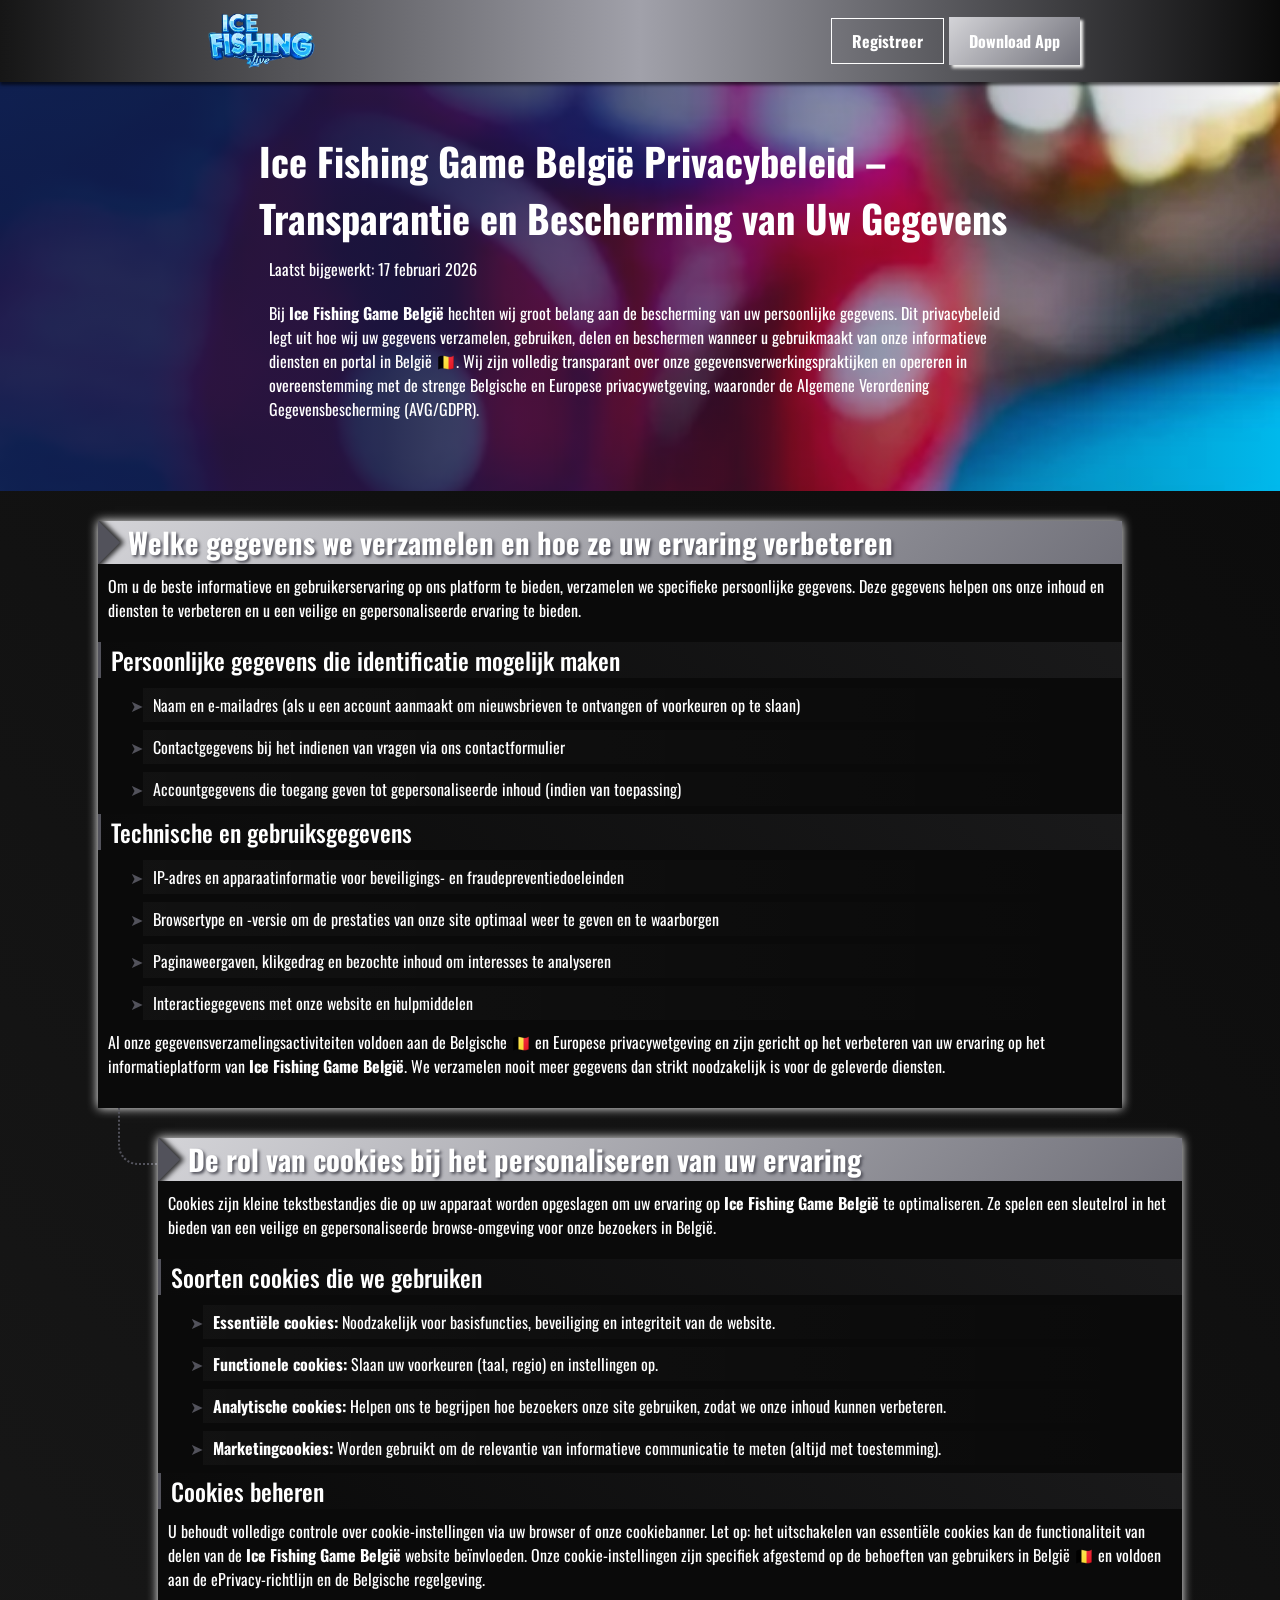
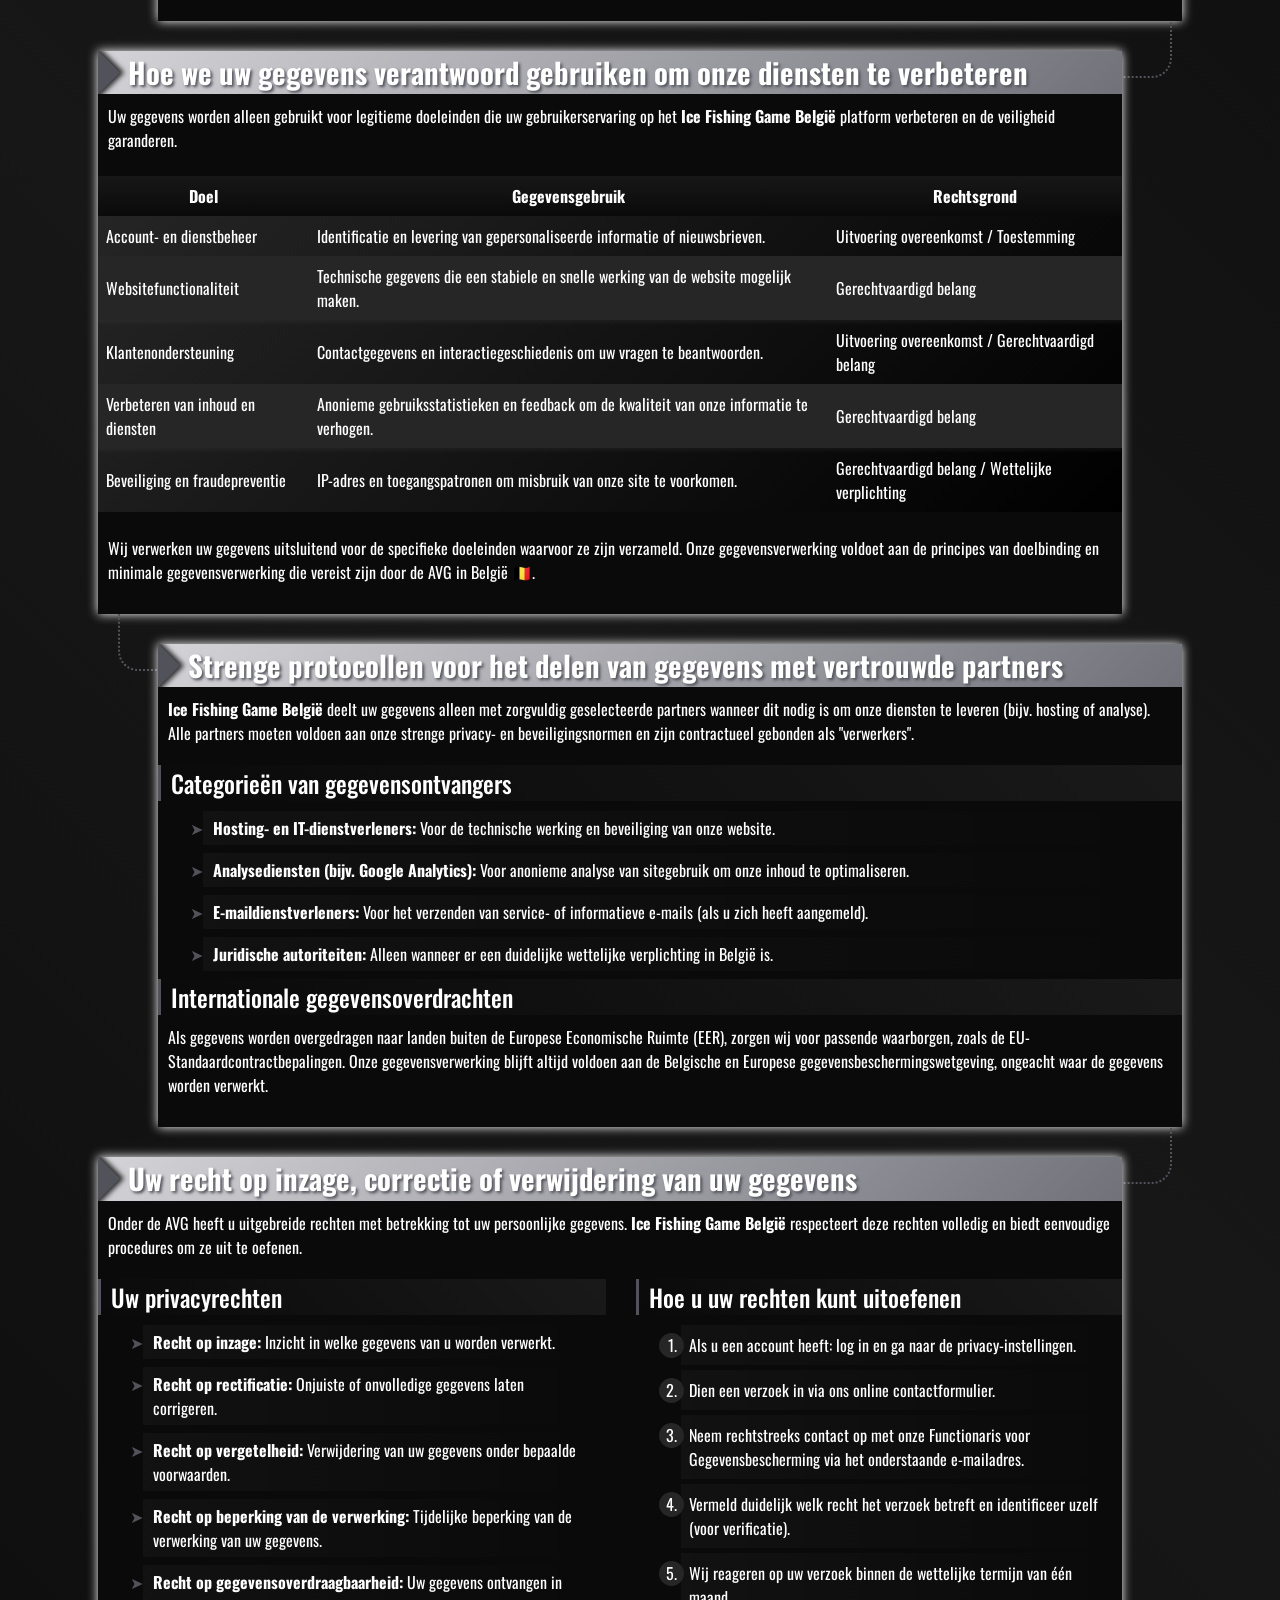
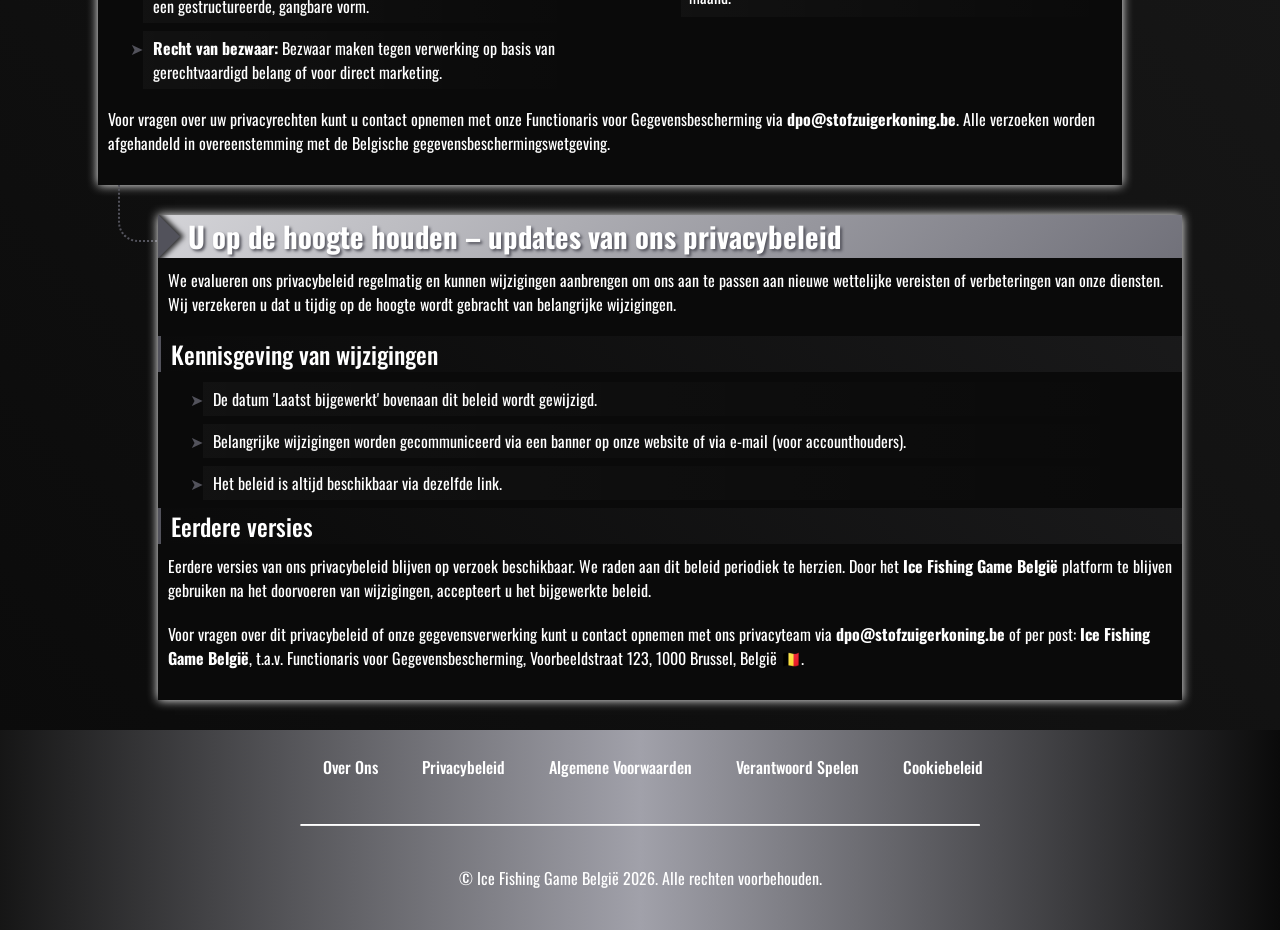
<file: privacy-policy/index.html>
<!DOCTYPE html>
<html lang="nl">

<head>
    <meta charset="UTF-8">
    <meta name="viewport" content="width=device-width, initial-scale=1.0">
    <link rel="stylesheet" href="/style.css">
    <link rel="shortcut icon" href="/favicon.ico" type="image/x-icon">
    <title>Ice Fishing Game België – Privacybeleid - Transparantie en Bescherming van Uw Gegevens</title>
    <meta name="description"
        content="Ice Fishing Game België garandeert volledige transparantie in gegevensverwerking. Ontdek hoe wij uw gegevens veilig verzamelen, beschermen en gebruiken voor een veiligere en meer gepersonaliseerde gebruikerservaring.">
    <meta name="googlebot" content="index,follow,noarchive">

    <link rel="canonical" href="https://www.stofzuigerkoning.be/privacy-policy/">

    <meta property="og:type" content="website" />
    <meta property="og:title"
        content="Ice Fishing Game België – Privacybeleid - Transparantie en Bescherming van Uw Gegevens" />
    <meta property="og:description"
        content="Ice Fishing Game België garandeert volledige transparantie in gegevensverwerking." />
    <meta property="og:url" content="https://www.stofzuigerkoning.be/privacy-policy/" />
    <meta property="og:site_name" content="Ice Fishing Game BE" />
    <meta property="og:locale" content="nl_BE" />

    <script type="application/ld+json">
    {
        "@context": "https://schema.org",
        "@type": "WebPage",
        "name": "Ice Fishing Game België Privacybeleid",
        "description": "Ice Fishing Game België privacybeleid - transparante gegevensbescherming voor gebruikers.",
        "url": "https://www.stofzuigerkoning.be/privacy-policy/",
        "inLanguage": "nl-BE"
    }
    </script>
</head>

<body>

    <header>
        <div class="logo">
            <a href="/"><img src="/img/logo.webp" alt="Ice Fishing Game België logo" width="140" height="70"></a>
        </div>

        <div class="header-btn">
            <a href="/play/" rel="nofollow" content="noindex" class="h-violet-btn">Registreer</a>
            <a href="/play/" rel="nofollow" content="noindex" class="h-accent-btn">Download App</a>
        </div>
    </header>

    <main>
        <div class="promo">
            <div class="promo-l">
                <h1>Ice Fishing Game België Privacybeleid – Transparantie en Bescherming van Uw Gegevens</h1>
                <p class="txt">
                    Laatst bijgewerkt: 17 februari 2026
                </p>
                <p class="txt">
                    Bij <strong>Ice Fishing Game België</strong> hechten wij groot belang aan de bescherming van uw
                    persoonlijke gegevens.
                    Dit privacybeleid legt uit hoe wij uw gegevens verzamelen, gebruiken, delen en beschermen wanneer u
                    gebruikmaakt van onze informatieve diensten en portal in België 🇧🇪. Wij zijn volledig transparant
                    over onze gegevensverwerkingspraktijken en opereren in overeenstemming met de strenge Belgische en
                    Europese privacywetgeving, waaronder de Algemene Verordening Gegevensbescherming (AVG/GDPR).
                </p>
            </div>
        </div>

        <div class="wrapper">
            <div class="container">
                <div class="container__header">
                    <h2>Welke gegevens we verzamelen en hoe ze uw ervaring verbeteren</h2>
                </div>
                <p class="txt">
                    Om u de beste informatieve en gebruikerservaring op ons platform te bieden, verzamelen we specifieke
                    persoonlijke gegevens. Deze gegevens helpen ons onze inhoud en diensten te verbeteren en u een
                    veilige en gepersonaliseerde ervaring te bieden.
                </p>

                <h3>Persoonlijke gegevens die identificatie mogelijk maken</h3>
                <ul>
                    <li>Naam en e-mailadres (als u een account aanmaakt om nieuwsbrieven te ontvangen of voorkeuren op
                        te slaan)</li>
                    <li>Contactgegevens bij het indienen van vragen via ons contactformulier</li>
                    <li>Accountgegevens die toegang geven tot gepersonaliseerde inhoud (indien van toepassing)</li>
                </ul>

                <h3>Technische en gebruiksgegevens</h3>
                <ul>
                    <li>IP-adres en apparaatinformatie voor beveiligings- en fraudepreventiedoeleinden</li>
                    <li>Browsertype en -versie om de prestaties van onze site optimaal weer te geven en te waarborgen
                    </li>
                    <li>Paginaweergaven, klikgedrag en bezochte inhoud om interesses te analyseren</li>
                    <li>Interactiegegevens met onze website en hulpmiddelen</li>
                </ul>

                <p class="txt">
                    Al onze gegevensverzamelingsactiviteiten voldoen aan de Belgische 🇧🇪 en Europese privacywetgeving
                    en zijn gericht op het verbeteren van uw ervaring op het informatieplatform van <strong>Ice Fishing
                        Game België</strong>. We verzamelen nooit meer gegevens dan strikt noodzakelijk is voor de
                    geleverde diensten.
                </p>
            </div>

            <div class="container">
                <div class="container__header">
                    <h2>De rol van cookies bij het personaliseren van uw ervaring</h2>
                </div>
                <p class="txt">
                    Cookies zijn kleine tekstbestandjes die op uw apparaat worden opgeslagen om uw ervaring op
                    <strong>Ice Fishing Game België</strong> te optimaliseren. Ze spelen een sleutelrol in het bieden
                    van een veilige en gepersonaliseerde browse-omgeving voor onze bezoekers in België.
                </p>

                <h3>Soorten cookies die we gebruiken</h3>
                <ul>
                    <li><strong>Essentiële cookies:</strong> Noodzakelijk voor basisfuncties, beveiliging en integriteit
                        van de website.</li>
                    <li><strong>Functionele cookies:</strong> Slaan uw voorkeuren (taal, regio) en instellingen op.</li>
                    <li><strong>Analytische cookies:</strong> Helpen ons te begrijpen hoe bezoekers onze site gebruiken,
                        zodat we onze inhoud kunnen verbeteren.</li>
                    <li><strong>Marketingcookies:</strong> Worden gebruikt om de relevantie van informatieve
                        communicatie te meten (altijd met toestemming).</li>
                </ul>

                <h3>Cookies beheren</h3>
                <p class="txt">
                    U behoudt volledige controle over cookie-instellingen via uw browser of onze cookiebanner. Let op:
                    het uitschakelen van essentiële cookies kan de functionaliteit van delen van de <strong>Ice Fishing
                        Game België</strong> website beïnvloeden. Onze cookie-instellingen zijn specifiek afgestemd op
                    de behoeften van gebruikers in België 🇧🇪 en voldoen aan de ePrivacy-richtlijn en de Belgische
                    regelgeving.
                </p>
            </div>

            <div class="container">
                <div class="container__header">
                    <h2>Hoe we uw gegevens verantwoord gebruiken om onze diensten te verbeteren</h2>
                </div>
                <p class="txt">
                    Uw gegevens worden alleen gebruikt voor legitieme doeleinden die uw gebruikerservaring op het
                    <strong>Ice Fishing Game België</strong> platform verbeteren en de veiligheid garanderen.
                </p>

                <div class="table-wrapper">
                    <table>
                        <thead>
                            <tr>
                                <th>Doel</th>
                                <th>Gegevensgebruik</th>
                                <th>Rechtsgrond</th>
                            </tr>
                        </thead>
                        <tbody>
                            <tr>
                                <td>Account- en dienstbeheer</td>
                                <td>Identificatie en levering van gepersonaliseerde informatie of nieuwsbrieven.</td>
                                <td>Uitvoering overeenkomst / Toestemming</td>
                            </tr>
                            <tr>
                                <td>Websitefunctionaliteit</td>
                                <td>Technische gegevens die een stabiele en snelle werking van de website mogelijk
                                    maken.</td>
                                <td>Gerechtvaardigd belang</td>
                            </tr>
                            <tr>
                                <td>Klantenondersteuning</td>
                                <td>Contactgegevens en interactiegeschiedenis om uw vragen te beantwoorden.</td>
                                <td>Uitvoering overeenkomst / Gerechtvaardigd belang</td>
                            </tr>
                            <tr>
                                <td>Verbeteren van inhoud en diensten</td>
                                <td>Anonieme gebruiksstatistieken en feedback om de kwaliteit van onze informatie te
                                    verhogen.</td>
                                <td>Gerechtvaardigd belang</td>
                            </tr>
                            <tr>
                                <td>Beveiliging en fraudepreventie</td>
                                <td>IP-adres en toegangspatronen om misbruik van onze site te voorkomen.</td>
                                <td>Gerechtvaardigd belang / Wettelijke verplichting</td>
                            </tr>
                        </tbody>
                    </table>
                </div>

                <p class="txt">
                    Wij verwerken uw gegevens uitsluitend voor de specifieke doeleinden waarvoor ze zijn verzameld. Onze
                    gegevensverwerking voldoet aan de principes van doelbinding en minimale gegevensverwerking die
                    vereist zijn door de AVG in België 🇧🇪.
                </p>
            </div>

            <div class="container">
                <div class="container__header">
                    <h2>Strenge protocollen voor het delen van gegevens met vertrouwde partners</h2>
                </div>
                <p class="txt">
                    <strong>Ice Fishing Game België</strong> deelt uw gegevens alleen met zorgvuldig geselecteerde
                    partners wanneer dit nodig is om onze diensten te leveren (bijv. hosting of analyse). Alle partners
                    moeten voldoen aan onze strenge privacy- en beveiligingsnormen en zijn contractueel gebonden als
                    "verwerkers".
                </p>

                <h3>Categorieën van gegevensontvangers</h3>
                <ul>
                    <li><strong>Hosting- en IT-dienstverleners:</strong> Voor de technische werking en beveiliging van
                        onze website.</li>
                    <li><strong>Analysediensten (bijv. Google Analytics):</strong> Voor anonieme analyse van sitegebruik
                        om onze inhoud te optimaliseren.</li>
                    <li><strong>E-maildienstverleners:</strong> Voor het verzenden van service- of informatieve e-mails
                        (als u zich heeft aangemeld).</li>
                    <li><strong>Juridische autoriteiten:</strong> Alleen wanneer er een duidelijke wettelijke
                        verplichting in België is.</li>
                </ul>

                <h3>Internationale gegevensoverdrachten</h3>
                <p class="txt">
                    Als gegevens worden overgedragen naar landen buiten de Europese Economische Ruimte (EER), zorgen wij
                    voor passende waarborgen, zoals de EU-Standaardcontractbepalingen. Onze gegevensverwerking blijft
                    altijd voldoen aan de Belgische en Europese gegevensbeschermingswetgeving, ongeacht waar de gegevens
                    worden verwerkt.
                </p>
            </div>

            <div class="container">
                <div class="container__header">
                    <h2>Uw recht op inzage, correctie of verwijdering van uw gegevens</h2>
                </div>
                <p class="txt">
                    Onder de AVG heeft u uitgebreide rechten met betrekking tot uw persoonlijke gegevens.
                    <strong>Ice Fishing Game België</strong> respecteert deze rechten volledig en biedt eenvoudige
                    procedures om ze uit te oefenen.
                </p>

                <div class="comparison-list">
                    <div>
                        <h3>Uw privacyrechten</h3>
                        <ul>
                            <li><strong>Recht op inzage:</strong> Inzicht in welke gegevens van u worden verwerkt.</li>
                            <li><strong>Recht op rectificatie:</strong> Onjuiste of onvolledige gegevens laten
                                corrigeren.</li>
                            <li><strong>Recht op vergetelheid:</strong> Verwijdering van uw gegevens onder bepaalde
                                voorwaarden.</li>
                            <li><strong>Recht op beperking van de verwerking:</strong> Tijdelijke beperking van de
                                verwerking van uw gegevens.</li>
                            <li><strong>Recht op gegevensoverdraagbaarheid:</strong> Uw gegevens ontvangen in een
                                gestructureerde, gangbare vorm.</li>
                            <li><strong>Recht van bezwaar:</strong> Bezwaar maken tegen verwerking op basis van
                                gerechtvaardigd belang of voor direct marketing.</li>
                        </ul>
                    </div>

                    <div>
                        <h3>Hoe u uw rechten kunt uitoefenen</h3>
                        <ol>
                            <li>Als u een account heeft: log in en ga naar de privacy-instellingen.</li>
                            <li>Dien een verzoek in via ons online <a href="/contact/">contactformulier</a>.</li>
                            <li>Neem rechtstreeks contact op met onze Functionaris voor Gegevensbescherming via het
                                onderstaande e-mailadres.</li>
                            <li>Vermeld duidelijk welk recht het verzoek betreft en identificeer uzelf (voor
                                verificatie).</li>
                            <li>Wij reageren op uw verzoek binnen de wettelijke termijn van één maand.</li>
                        </ol>
                    </div>
                </div>

                <p class="txt">
                    Voor vragen over uw privacyrechten kunt u contact opnemen met onze Functionaris voor
                    Gegevensbescherming via <strong>dpo@stofzuigerkoning.be</strong>. Alle verzoeken worden afgehandeld
                    in overeenstemming met de Belgische gegevensbeschermingswetgeving.
                </p>
            </div>

            <div class="container">
                <div class="container__header">
                    <h2>U op de hoogte houden – updates van ons privacybeleid</h2>
                </div>
                <p class="txt">
                    We evalueren ons privacybeleid regelmatig en kunnen wijzigingen aanbrengen om ons aan te passen aan
                    nieuwe wettelijke vereisten of verbeteringen van onze diensten. Wij verzekeren u dat u tijdig op de
                    hoogte wordt gebracht van belangrijke wijzigingen.
                </p>

                <h3>Kennisgeving van wijzigingen</h3>
                <ul>
                    <li>De datum 'Laatst bijgewerkt' bovenaan dit beleid wordt gewijzigd.</li>
                    <li>Belangrijke wijzigingen worden gecommuniceerd via een banner op onze website of via e-mail (voor
                        accounthouders).</li>
                    <li>Het beleid is altijd beschikbaar via dezelfde link.</li>
                </ul>

                <h3>Eerdere versies</h3>
                <p class="txt">
                    Eerdere versies van ons privacybeleid blijven op verzoek beschikbaar. We raden aan dit beleid
                    periodiek te herzien. Door het <strong>Ice Fishing Game België</strong> platform te blijven
                    gebruiken na het doorvoeren van wijzigingen, accepteert u het bijgewerkte beleid.
                </p>

                <p class="txt">
                    Voor vragen over dit privacybeleid of onze gegevensverwerking kunt u contact opnemen met ons
                    privacyteam via <strong>dpo@stofzuigerkoning.be</strong> of per post: <strong>Ice Fishing Game
                        België</strong>, t.a.v. Functionaris voor Gegevensbescherming,
                    Voorbeeldstraat 123, 1000 Brussel, België 🇧🇪.
                </p>
            </div>
        </div>
    </main>

    <footer>
        <ul class="f-nav">
            <li>
                <a href="/about-us/">Over Ons</a>
            </li>
            <li>
                <a href="/privacy-policy/">Privacybeleid</a>
            </li>
            <li>
                <a href="/terms-and-conditions/">Algemene Voorwaarden</a>
            </li>
            <li>
                <a href="/responsible-gambling/">Verantwoord Spelen</a>
            </li>
            <li>
                <a href="/cookie-policy/">Cookiebeleid</a>
            </li>
        </ul>

        <hr>

        <p class="txt">
            © Ice Fishing Game België 2026. Alle rechten voorbehouden.
        </p>
    </footer>
</body>

</html>
</file>
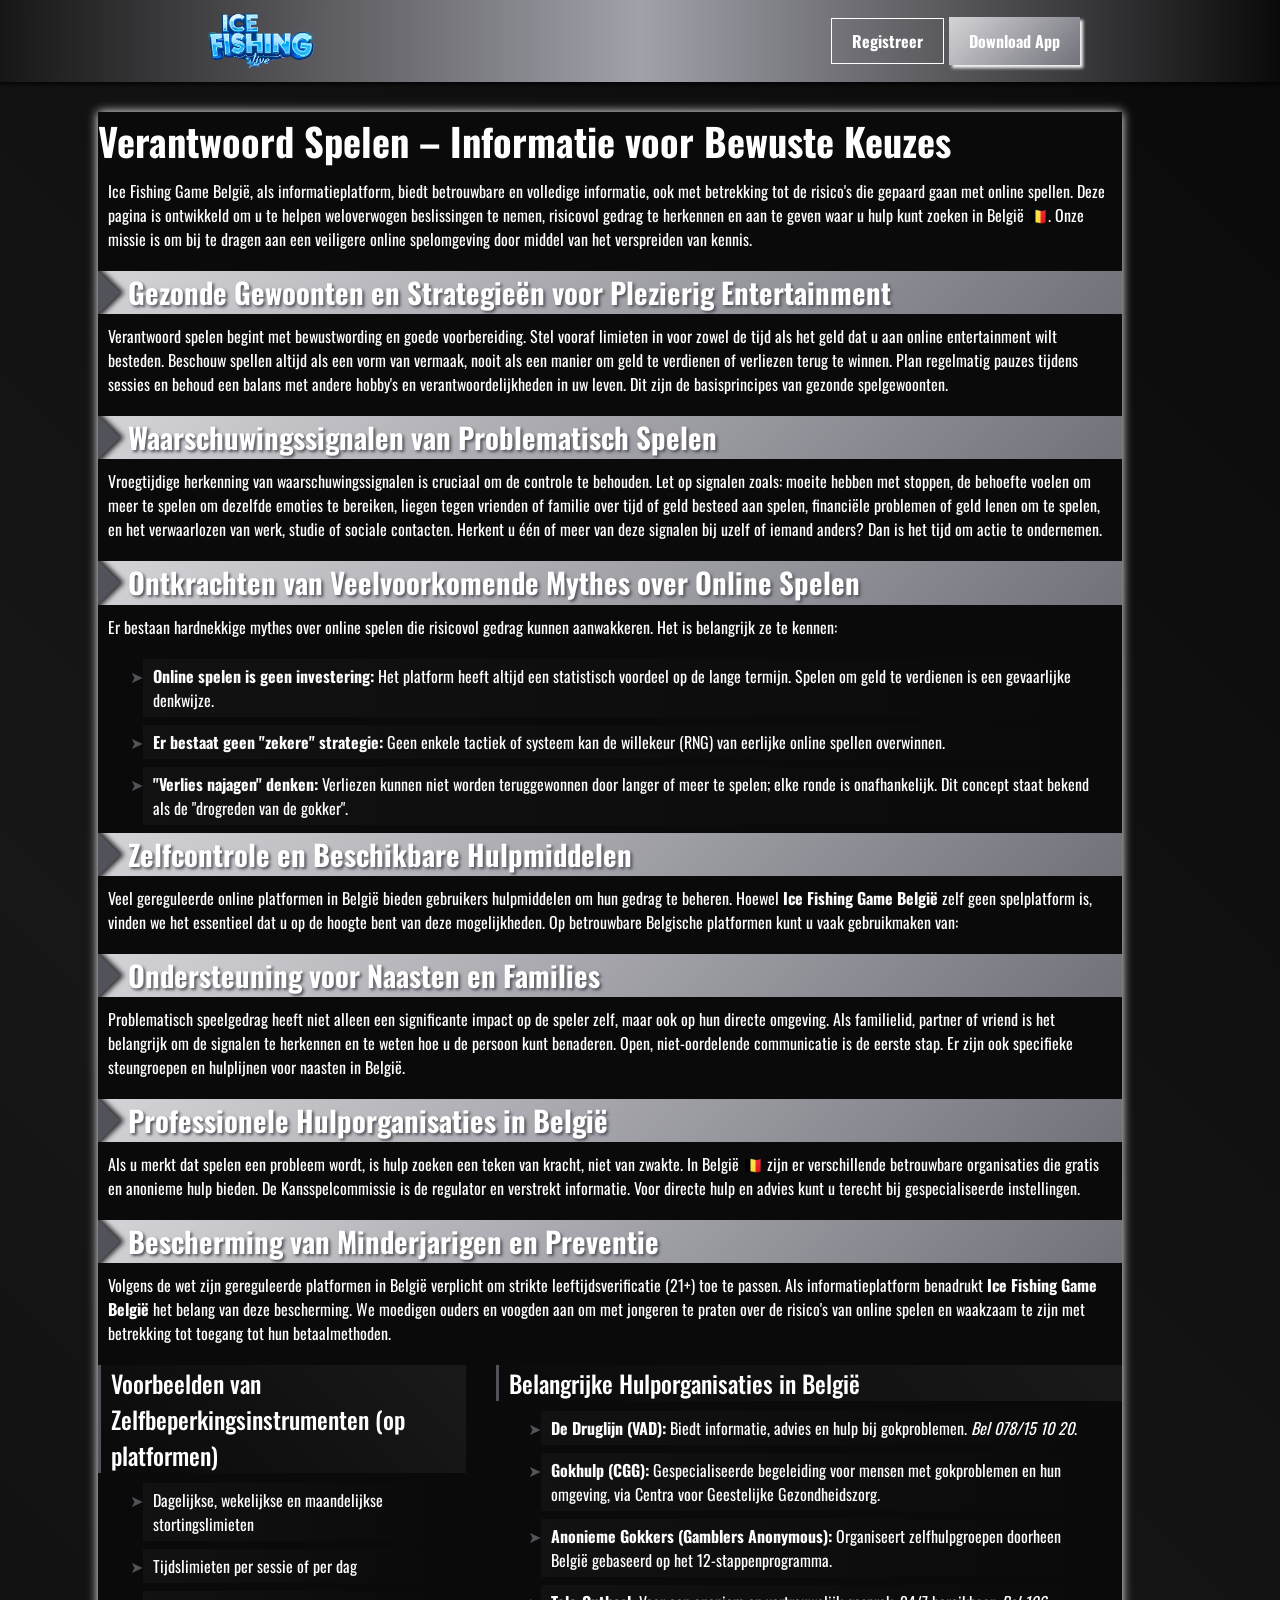
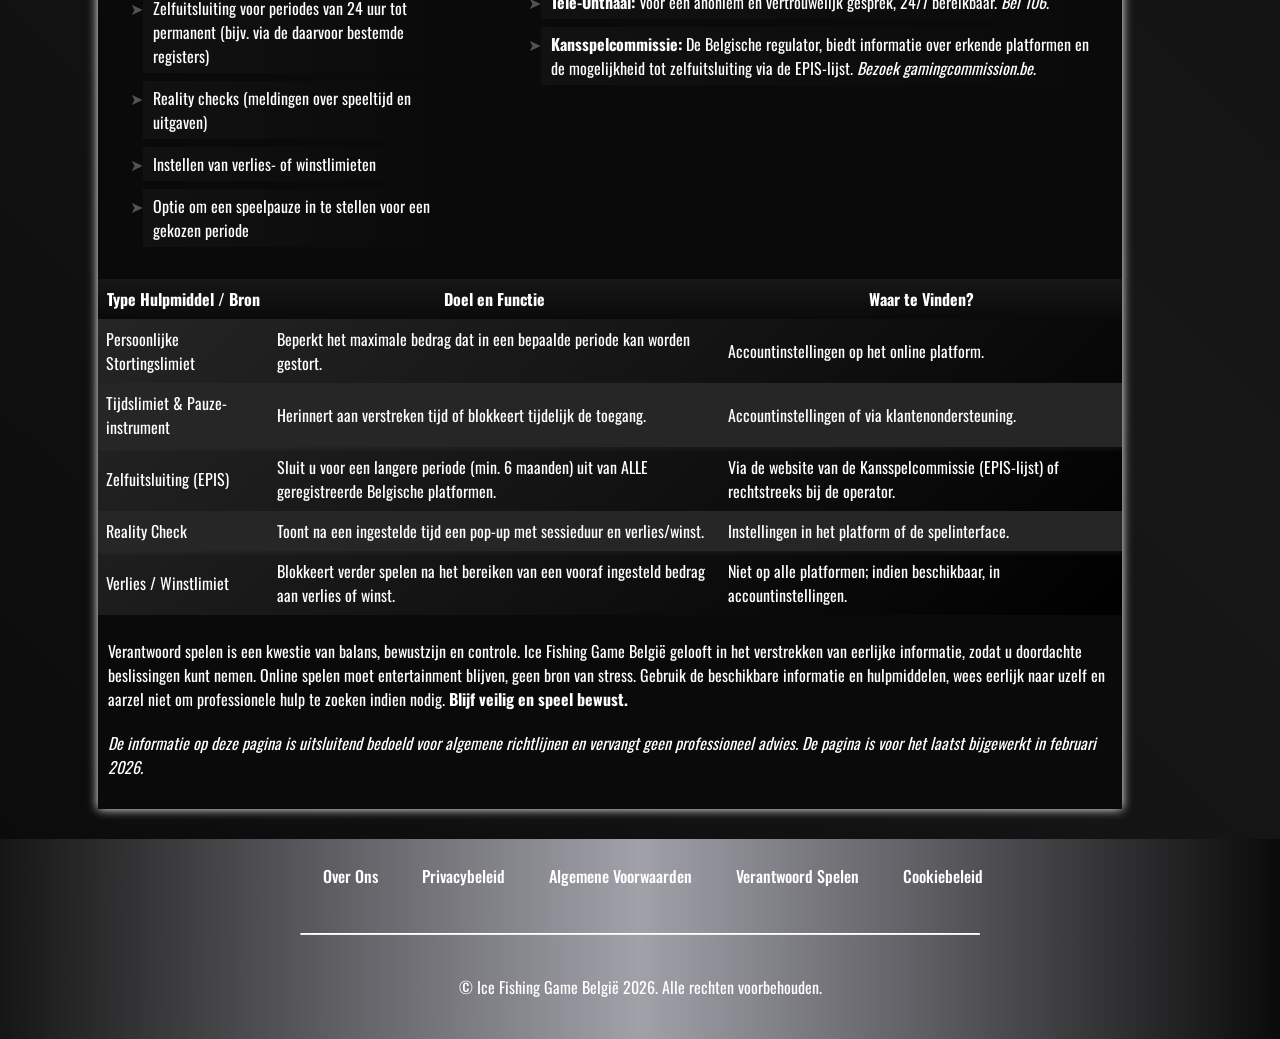
<file: responsible-gambling/index.html>
<!DOCTYPE html>
<html lang="nl">

<head>
    <meta charset="UTF-8">
    <meta name="viewport" content="width=device-width, initial-scale=1.0">
    <link rel="stylesheet" href="/style.css">
    <link rel="shortcut icon" href="/favicon.ico" type="image/x-icon">
    <title>Verantwoord Spelen – Informatie en Ondersteuning via Ice Fishing Game België</title>
    <meta name="description"
        content="Ice Fishing Game België biedt informatie over verantwoord spelen. Leer risicovol gedrag herkennen, vind zelfcontrole-instrumenten en ontdek professionele hulporganisaties voor een veilige en bewuste online spelervaring.">
    <meta name="googlebot" content="index,follow,noarchive">

    <link rel="canonical" href="https://www.stofzuigerkoning.be/responsible-gambling/">

    <meta property="og:type" content="website" />
    <meta property="og:title" content="Verantwoord Spelen – Informatie en Ondersteuning via Ice Fishing Game België" />
    <meta property="og:description"
        content="Ice Fishing Game België biedt informatie over verantwoord spelen. Leer risicovol gedrag herkennen en vind effectieve zelfcontrole-instrumenten." />
    <meta property="og:url" content="https://www.stofzuigerkoning.be/responsible-gambling/" />
    <meta property="og:site_name" content="Ice Fishing Game BE" />
    <meta property="og:locale" content="nl_BE" />

    <meta name="twitter:card" content="summary" />
    <meta name="twitter:title" content="Verantwoord Spelen – Informatie van Ice Fishing Game België" />
    <meta name="twitter:description"
        content="Strategieën en hulpmiddelen voor een gezonde en bewuste online spelervaring, ontwikkeld door Ice Fishing Game België." />
</head>

<body>

    <header>
        <div class="logo">
            <a href="/"><img src="/img/logo.webp" alt="Ice Fishing Game België logo" width="140" height="70"></a>
        </div>

        <div class="header-btn">
            <a href="/play/" rel="nofollow" content="noindex" class="h-violet-btn">Registreer</a>
            <a href="/play/" rel="nofollow" content="noindex" class="h-accent-btn">Download App</a>
        </div>
    </header>

    <main>
        <div class="wrapper">
            <div class="container">
                <h1>Verantwoord Spelen – Informatie voor Bewuste Keuzes</h1>
                <p class="txt">
                    Ice Fishing Game België, als informatieplatform, biedt betrouwbare en volledige informatie, ook met
                    betrekking tot de risico's die gepaard gaan met online spellen. Deze pagina is ontwikkeld om u te
                    helpen weloverwogen beslissingen te nemen, risicovol gedrag te herkennen en aan te geven waar u hulp
                    kunt zoeken in België 🇧🇪. Onze missie is om bij te dragen aan een veiligere online spelomgeving
                    door middel van het verspreiden van kennis.
                </p>

                <div class="container__header">
                    <h2>Gezonde Gewoonten en Strategieën voor Plezierig Entertainment</h2>
                </div>
                <p class="txt">
                    Verantwoord spelen begint met bewustwording en goede voorbereiding. Stel vooraf limieten in voor
                    zowel de tijd als het geld dat u aan online entertainment wilt besteden. Beschouw spellen altijd als
                    een vorm van vermaak, nooit als een manier om geld te verdienen of verliezen terug te winnen. Plan
                    regelmatig pauzes tijdens sessies en behoud een balans met andere hobby's en verantwoordelijkheden
                    in uw leven. Dit zijn de basisprincipes van gezonde spelgewoonten.
                </p>

                <div class="container__header">
                    <h2>Waarschuwingssignalen van Problematisch Spelen</h2>
                </div>
                <p class="txt">
                    Vroegtijdige herkenning van waarschuwingssignalen is cruciaal om de controle te behouden. Let op
                    signalen zoals: moeite hebben met stoppen, de behoefte voelen om meer te spelen om dezelfde emoties
                    te bereiken, liegen tegen vrienden of familie over tijd of geld besteed aan spelen, financiële
                    problemen of geld lenen om te spelen, en het verwaarlozen van werk, studie of sociale contacten.
                    Herkent u één of meer van deze signalen bij uzelf of iemand anders? Dan is het tijd om actie te
                    ondernemen.
                </p>

                <div class="container__header">
                    <h2>Ontkrachten van Veelvoorkomende Mythes over Online Spelen</h2>
                </div>
                <p class="txt">
                    Er bestaan hardnekkige mythes over online spelen die risicovol gedrag kunnen aanwakkeren. Het is
                    belangrijk ze te kennen:
                <ul>
                    <li><strong>Online spelen is geen investering:</strong> Het platform heeft altijd een statistisch
                        voordeel op de lange termijn. Spelen om geld te verdienen is een gevaarlijke denkwijze.</li>
                    <li><strong>Er bestaat geen "zekere" strategie:</strong> Geen enkele tactiek of systeem kan de
                        willekeur (RNG) van eerlijke online spellen overwinnen.</li>
                    <li><strong>"Verlies najagen" denken:</strong> Verliezen kunnen niet worden teruggewonnen door
                        langer of meer te spelen; elke ronde is onafhankelijk. Dit concept staat bekend als de
                        "drogreden van de gokker".</li>
                </ul>
                </p>

                <div class="container__header">
                    <h2>Zelfcontrole en Beschikbare Hulpmiddelen</h2>
                </div>
                <p class="txt">
                    Veel gereguleerde online platformen in België bieden gebruikers hulpmiddelen om hun gedrag te
                    beheren. Hoewel <strong>Ice Fishing Game België</strong> zelf geen spelplatform is, vinden we het
                    essentieel dat u op de hoogte bent van deze mogelijkheden. Op betrouwbare Belgische platformen kunt
                    u vaak gebruikmaken van:
                </p>

                <div class="container__header">
                    <h2>Ondersteuning voor Naasten en Families</h2>
                </div>
                <p class="txt">
                    Problematisch speelgedrag heeft niet alleen een significante impact op de speler zelf, maar ook op
                    hun directe omgeving. Als familielid, partner of vriend is het belangrijk om de signalen te
                    herkennen en te weten hoe u de persoon kunt benaderen. Open, niet-oordelende communicatie is de
                    eerste stap. Er zijn ook specifieke steungroepen en hulplijnen voor naasten in België.
                </p>

                <div class="container__header">
                    <h2>Professionele Hulporganisaties in België</h2>
                </div>
                <p class="txt">
                    Als u merkt dat spelen een probleem wordt, is hulp zoeken een teken van kracht, niet van zwakte. In
                    België 🇧🇪 zijn er verschillende betrouwbare organisaties die gratis en anonieme hulp bieden. De
                    Kansspelcommissie is de regulator en verstrekt informatie. Voor directe hulp en advies kunt u
                    terecht bij gespecialiseerde instellingen.
                </p>

                <div class="container__header">
                    <h2>Bescherming van Minderjarigen en Preventie</h2>
                </div>
                <p class="txt">
                    Volgens de wet zijn gereguleerde platformen in België verplicht om strikte leeftijdsverificatie
                    (21+) toe te passen. Als informatieplatform benadrukt <strong>Ice Fishing Game België</strong> het
                    belang van deze bescherming. We moedigen ouders en voogden aan om met jongeren te praten over de
                    risico's van online spelen en waakzaam te zijn met betrekking tot toegang tot hun betaalmethoden.
                </p>

                <div class="comparison-list">
                    <div>
                        <h3>Voorbeelden van Zelfbeperkingsinstrumenten (op platformen)</h3>
                        <ul>
                            <li>Dagelijkse, wekelijkse en maandelijkse stortingslimieten</li>
                            <li>Tijdslimieten per sessie of per dag</li>
                            <li>Zelfuitsluiting voor periodes van 24 uur tot permanent (bijv. via de daarvoor bestemde
                                registers)</li>
                            <li>Reality checks (meldingen over speeltijd en uitgaven)</li>
                            <li>Instellen van verlies- of winstlimieten</li>
                            <li>Optie om een speelpauze in te stellen voor een gekozen periode</li>
                        </ul>
                    </div>

                    <div>
                        <h3>Belangrijke Hulporganisaties in België</h3>
                        <ul>
                            <li><strong>De Druglijn (VAD):</strong> Biedt informatie, advies en hulp bij gokproblemen.
                                <em>Bel 078/15 10 20</em>.
                            </li>
                            <li><strong>Gokhulp (CGG):</strong> Gespecialiseerde begeleiding voor mensen met
                                gokproblemen en hun omgeving, via Centra voor Geestelijke Gezondheidszorg.</li>
                            <li><strong>Anonieme Gokkers (Gamblers Anonymous):</strong> Organiseert zelfhulpgroepen
                                doorheen België gebaseerd op het 12-stappenprogramma.</li>
                            <li><strong>Tele-Onthaal:</strong> Voor een anoniem en vertrouwelijk gesprek, 24/7
                                bereikbaar. <em>Bel 106</em>.</li>
                            <li><strong>Kansspelcommissie:</strong> De Belgische regulator, biedt informatie over
                                erkende platformen en de mogelijkheid tot zelfuitsluiting via de EPIS-lijst. <em>Bezoek
                                    gamingcommission.be</em>.</li>
                        </ul>
                    </div>
                </div>

                <div class="table-wrapper">
                    <table>
                        <thead>
                            <tr>
                                <th>Type Hulpmiddel / Bron</th>
                                <th>Doel en Functie</th>
                                <th>Waar te Vinden?</th>
                            </tr>
                        </thead>
                        <tbody>
                            <tr>
                                <td>Persoonlijke Stortingslimiet</td>
                                <td>Beperkt het maximale bedrag dat in een bepaalde periode kan worden gestort.</td>
                                <td>Accountinstellingen op het online platform.</td>
                            </tr>
                            <tr>
                                <td>Tijdslimiet & Pauze-instrument</td>
                                <td>Herinnert aan verstreken tijd of blokkeert tijdelijk de toegang.</td>
                                <td>Accountinstellingen of via klantenondersteuning.</td>
                            </tr>
                            <tr>
                                <td>Zelfuitsluiting (EPIS)</td>
                                <td>Sluit u voor een langere periode (min. 6 maanden) uit van ALLE geregistreerde
                                    Belgische platformen.</td>
                                <td>Via de website van de Kansspelcommissie (EPIS-lijst) of rechtstreeks bij de
                                    operator.</td>
                            </tr>
                            <tr>
                                <td>Reality Check</td>
                                <td>Toont na een ingestelde tijd een pop-up met sessieduur en verlies/winst.</td>
                                <td>Instellingen in het platform of de spelinterface.</td>
                            </tr>
                            <tr>
                                <td>Verlies / Winstlimiet</td>
                                <td>Blokkeert verder spelen na het bereiken van een vooraf ingesteld bedrag aan verlies
                                    of winst.</td>
                                <td>Niet op alle platformen; indien beschikbaar, in accountinstellingen.</td>
                            </tr>
                        </tbody>
                    </table>
                </div>

                <p class="txt">
                    Verantwoord spelen is een kwestie van balans, bewustzijn en controle. Ice Fishing Game België
                    gelooft in het verstrekken van eerlijke informatie, zodat u doordachte beslissingen kunt nemen.
                    Online spelen moet entertainment blijven, geen bron van stress. Gebruik de beschikbare informatie en
                    hulpmiddelen, wees eerlijk naar uzelf en aarzel niet om professionele hulp te zoeken indien nodig.
                    <strong>Blijf veilig en speel bewust.</strong>
                </p>
                <p class="txt"><em>De informatie op deze pagina is uitsluitend bedoeld voor algemene richtlijnen en
                        vervangt geen professioneel advies. De pagina is voor het laatst bijgewerkt in februari
                        2026.</em></p>
            </div>
        </div>
    </main>

    <footer>
        <ul class="f-nav">
            <li>
                <a href="/about-us/">Over Ons</a>
            </li>
            <li>
                <a href="/privacy-policy/">Privacybeleid</a>
            </li>
            <li>
                <a href="/terms-and-conditions/">Algemene Voorwaarden</a>
            </li>
            <li>
                <a href="/responsible-gambling/">Verantwoord Spelen</a>
            </li>
            <li>
                <a href="/cookie-policy/">Cookiebeleid</a>
            </li>
        </ul>

        <hr>

        <p class="txt">
            © Ice Fishing Game België 2026. Alle rechten voorbehouden.
        </p>
    </footer>
</body>

</html>
</file>
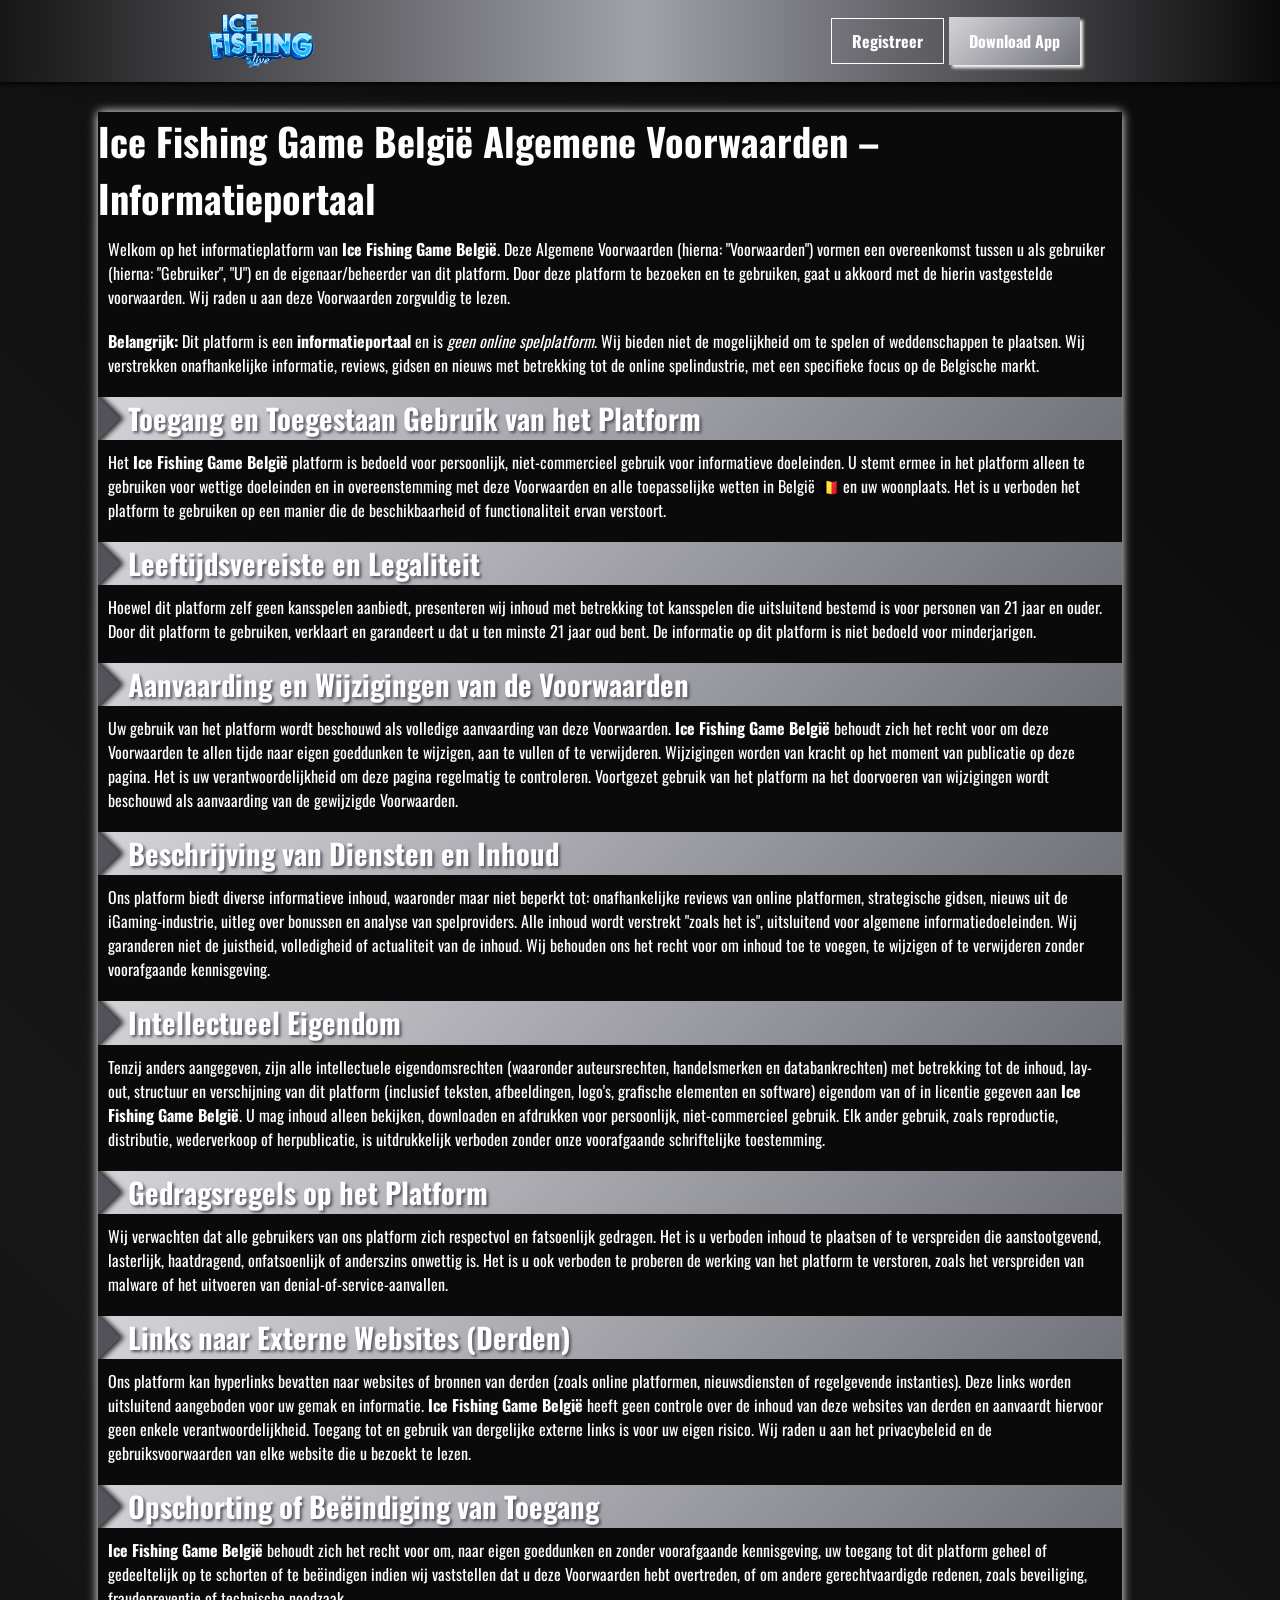
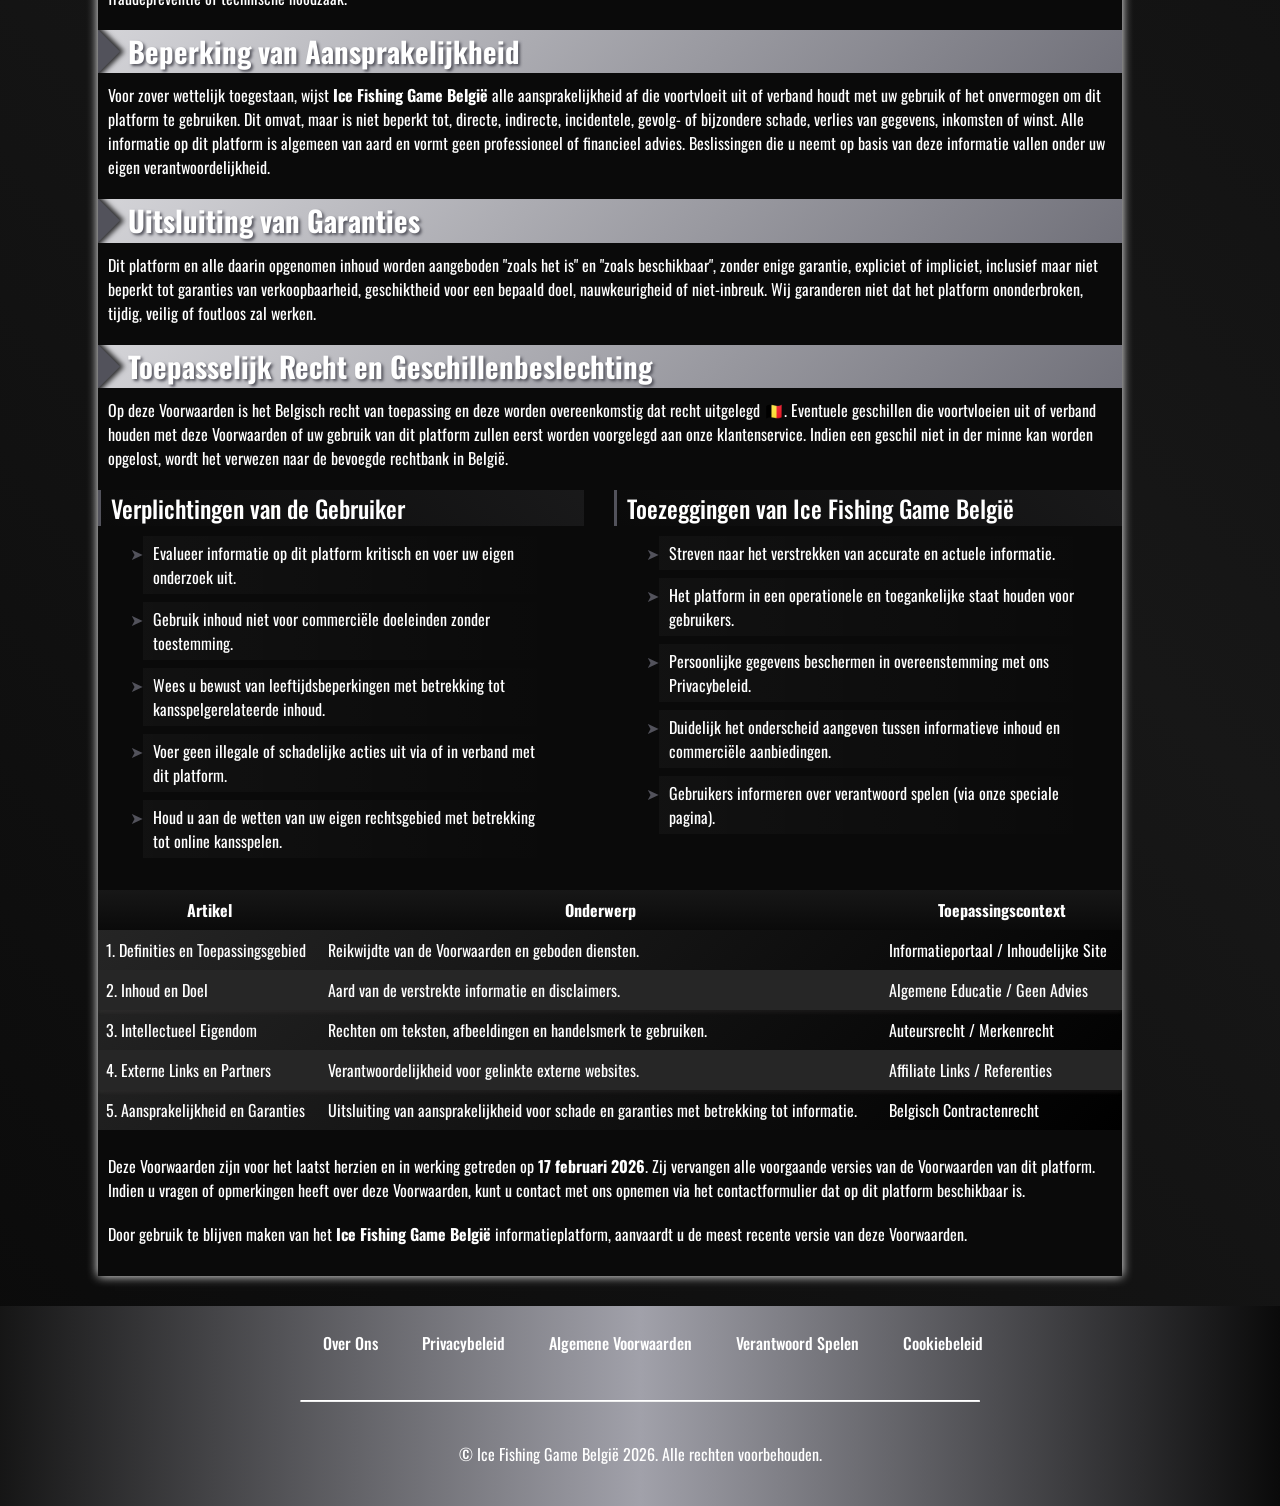
<file: terms-and-conditions/index.html>
<!DOCTYPE html>
<html lang="nl">

<head>
    <meta charset="UTF-8">
    <meta name="viewport" content="width=device-width, initial-scale=1.0">
    <link rel="stylesheet" href="/style.css">
    <link rel="shortcut icon" href="/favicon.ico" type="image/x-icon">
    <title>Algemene Voorwaarden – Ice Fishing Game België Informatieplatform</title>
    <meta name="description"
        content="Door gebruik te maken van het Ice Fishing Game België platform, aanvaardt u deze Algemene Voorwaarden, die onze diensten definiëren, uw rechten beschrijven en verantwoord gebruik van onze informatie bevorderen.">
    <meta name="googlebot" content="index,follow,noarchive">

    <link rel="canonical" href="https://www.stofzuigerkoning.be/terms-and-conditions/">

    <meta property="og:type" content="website" />
    <meta property="og:title" content="Algemene Voorwaarden – Ice Fishing Game België Informatieplatform" />
    <meta property="og:description"
        content="Bekijk de Algemene Voorwaarden van het Ice Fishing Game België informatieplatform voor een duidelijk begrip van de reikwijdte van de geboden diensten." />
    <meta property="og:url" content="https://www.stofzuigerkoning.be/terms-and-conditions/" />
    <meta property="og:site_name" content="Ice Fishing Game BE" />
    <meta property="og:locale" content="nl_BE" />

    <meta name="twitter:card" content="summary" />
    <meta name="twitter:title" content="Algemene Voorwaarden - Ice Fishing Game België" />
    <meta name="twitter:description"
        content="Officiële gebruiksvoorwaarden van het Ice Fishing Game België informatieportaal." />
</head>

<body>

    <header>
        <div class="logo">
            <a href="/"><img src="/img/logo.webp" alt="Ice Fishing Game België logo" width="140" height="70"></a>
        </div>

        <div class="header-btn">
            <a href="/play/" rel="nofollow" content="noindex" class="h-violet-btn">Registreer</a>
            <a href="/play/" rel="nofollow" content="noindex" class="h-accent-btn">Download App</a>
        </div>
    </header>

    <main>
        <div class="wrapper">
            <div class="container">
                <h1>Ice Fishing Game België Algemene Voorwaarden – Informatieportaal</h1>
                <p class="txt">
                    Welkom op het informatieplatform van <strong>Ice Fishing Game België</strong>. Deze Algemene
                    Voorwaarden (hierna: "Voorwaarden") vormen een overeenkomst tussen u als gebruiker (hierna:
                    "Gebruiker", "U") en de eigenaar/beheerder van dit platform. Door deze platform te bezoeken en te
                    gebruiken, gaat u akkoord met de hierin vastgestelde voorwaarden. Wij raden u aan deze Voorwaarden
                    zorgvuldig te lezen.
                </p>
                <p class="txt">
                    <strong>Belangrijk:</strong> Dit platform is een <strong>informatieportaal</strong> en is <em>geen
                        online spelplatform</em>. Wij bieden niet de mogelijkheid om te spelen of weddenschappen te
                    plaatsen. Wij verstrekken onafhankelijke informatie, reviews, gidsen en nieuws met betrekking tot de
                    online spelindustrie, met een specifieke focus op de Belgische markt.
                </p>

                <div class="container__header">
                    <h2>Toegang en Toegestaan Gebruik van het Platform</h2>
                </div>
                <p class="txt">
                    Het <strong>Ice Fishing Game België</strong> platform is bedoeld voor persoonlijk, niet-commercieel
                    gebruik voor informatieve doeleinden. U stemt ermee in het platform alleen te gebruiken voor wettige
                    doeleinden en in overeenstemming met deze Voorwaarden en alle toepasselijke wetten in België 🇧🇪 en
                    uw woonplaats. Het is u verboden het platform te gebruiken op een manier die de beschikbaarheid of
                    functionaliteit ervan verstoort.
                </p>

                <div class="container__header">
                    <h2>Leeftijdsvereiste en Legaliteit</h2>
                </div>
                <p class="txt">
                    Hoewel dit platform zelf geen kansspelen aanbiedt, presenteren wij inhoud met betrekking tot
                    kansspelen die uitsluitend bestemd is voor personen van 21 jaar en ouder. Door dit platform te
                    gebruiken, verklaart en garandeert u dat u ten minste 21 jaar oud bent. De informatie op dit
                    platform is niet bedoeld voor minderjarigen.
                </p>

                <div class="container__header">
                    <h2>Aanvaarding en Wijzigingen van de Voorwaarden</h2>
                </div>
                <p class="txt">
                    Uw gebruik van het platform wordt beschouwd als volledige aanvaarding van deze Voorwaarden.
                    <strong>Ice Fishing Game België</strong> behoudt zich het recht voor om deze Voorwaarden te allen
                    tijde naar eigen goeddunken te wijzigen, aan te vullen of te verwijderen. Wijzigingen worden van
                    kracht op het moment van publicatie op deze pagina. Het is uw verantwoordelijkheid om deze pagina
                    regelmatig te controleren. Voortgezet gebruik van het platform na het doorvoeren van wijzigingen
                    wordt beschouwd als aanvaarding van de gewijzigde Voorwaarden.
                </p>

                <div class="container__header">
                    <h2>Beschrijving van Diensten en Inhoud</h2>
                </div>
                <p class="txt">
                    Ons platform biedt diverse informatieve inhoud, waaronder maar niet beperkt tot: onafhankelijke
                    reviews van online platformen, strategische gidsen, nieuws uit de iGaming-industrie, uitleg over
                    bonussen en analyse van spelproviders. Alle inhoud wordt verstrekt "zoals het is", uitsluitend voor
                    algemene informatiedoeleinden. Wij garanderen niet de juistheid, volledigheid of actualiteit van de
                    inhoud. Wij behouden ons het recht voor om inhoud toe te voegen, te wijzigen of te verwijderen
                    zonder voorafgaande kennisgeving.
                </p>

                <div class="container__header">
                    <h2>Intellectueel Eigendom</h2>
                </div>
                <p class="txt">
                    Tenzij anders aangegeven, zijn alle intellectuele eigendomsrechten (waaronder auteursrechten,
                    handelsmerken en databankrechten) met betrekking tot de inhoud, lay-out, structuur en verschijning
                    van dit platform (inclusief teksten, afbeeldingen, logo's, grafische elementen en software) eigendom
                    van of in licentie gegeven aan <strong>Ice Fishing Game België</strong>. U mag inhoud alleen
                    bekijken, downloaden en afdrukken voor persoonlijk, niet-commercieel gebruik. Elk ander gebruik,
                    zoals reproductie, distributie, wederverkoop of herpublicatie, is uitdrukkelijk verboden zonder onze
                    voorafgaande schriftelijke toestemming.
                </p>

                <div class="container__header">
                    <h2>Gedragsregels op het Platform</h2>
                </div>
                <p class="txt">
                    Wij verwachten dat alle gebruikers van ons platform zich respectvol en fatsoenlijk gedragen. Het is
                    u verboden inhoud te plaatsen of te verspreiden die aanstootgevend, lasterlijk, haatdragend,
                    onfatsoenlijk of anderszins onwettig is. Het is u ook verboden te proberen de werking van het
                    platform te verstoren, zoals het verspreiden van malware of het uitvoeren van
                    denial-of-service-aanvallen.
                </p>

                <div class="container__header">
                    <h2>Links naar Externe Websites (Derden)</h2>
                </div>
                <p class="txt">
                    Ons platform kan hyperlinks bevatten naar websites of bronnen van derden (zoals online platformen,
                    nieuwsdiensten of regelgevende instanties). Deze links worden uitsluitend aangeboden voor uw gemak
                    en informatie.
                    <strong>Ice Fishing Game België</strong> heeft geen controle over de inhoud van deze websites van
                    derden en aanvaardt hiervoor geen enkele verantwoordelijkheid. Toegang tot en gebruik van dergelijke
                    externe links is voor uw eigen risico. Wij raden u aan het privacybeleid en de gebruiksvoorwaarden
                    van elke website die u bezoekt te lezen.
                </p>

                <div class="container__header">
                    <h2>Opschorting of Beëindiging van Toegang</h2>
                </div>
                <p class="txt">
                    <strong>Ice Fishing Game België</strong> behoudt zich het recht voor om, naar eigen goeddunken en
                    zonder voorafgaande kennisgeving, uw toegang tot dit platform geheel of gedeeltelijk op te schorten
                    of te beëindigen indien wij vaststellen dat u deze Voorwaarden hebt overtreden, of om andere
                    gerechtvaardigde redenen, zoals beveiliging, fraudepreventie of technische noodzaak.
                </p>

                <div class="container__header">
                    <h2>Beperking van Aansprakelijkheid</h2>
                </div>
                <p class="txt">
                    Voor zover wettelijk toegestaan, wijst <strong>Ice Fishing Game België</strong> alle
                    aansprakelijkheid af die voortvloeit uit of verband houdt met uw gebruik of het onvermogen om dit
                    platform te gebruiken. Dit omvat, maar is niet beperkt tot, directe, indirecte, incidentele, gevolg-
                    of bijzondere schade, verlies van gegevens, inkomsten of winst. Alle informatie op dit platform is
                    algemeen van aard en vormt geen professioneel of financieel advies. Beslissingen die u neemt op
                    basis van deze informatie vallen onder uw eigen verantwoordelijkheid.
                </p>

                <div class="container__header">
                    <h2>Uitsluiting van Garanties</h2>
                </div>
                <p class="txt">
                    Dit platform en alle daarin opgenomen inhoud worden aangeboden "zoals het is" en "zoals
                    beschikbaar", zonder enige garantie, expliciet of impliciet, inclusief maar niet beperkt tot
                    garanties van verkoopbaarheid, geschiktheid voor een bepaald doel, nauwkeurigheid of niet-inbreuk.
                    Wij garanderen niet dat het platform ononderbroken, tijdig, veilig of foutloos zal werken.
                </p>

                <div class="container__header">
                    <h2>Toepasselijk Recht en Geschillenbeslechting</h2>
                </div>
                <p class="txt">
                    Op deze Voorwaarden is het Belgisch recht van toepassing en deze worden overeenkomstig dat recht
                    uitgelegd 🇧🇪. Eventuele geschillen die voortvloeien uit of verband houden met deze Voorwaarden of
                    uw gebruik van dit platform zullen eerst worden voorgelegd aan onze klantenservice. Indien een
                    geschil niet in der minne kan worden opgelost, wordt het verwezen naar de bevoegde rechtbank in
                    België.
                </p>

                <div class="comparison-list">
                    <div>
                        <h3>Verplichtingen van de Gebruiker</h3>
                        <ul>
                            <li>Evalueer informatie op dit platform kritisch en voer uw eigen onderzoek uit.</li>
                            <li>Gebruik inhoud niet voor commerciële doeleinden zonder toestemming.</li>
                            <li>Wees u bewust van leeftijdsbeperkingen met betrekking tot kansspelgerelateerde inhoud.
                            </li>
                            <li>Voer geen illegale of schadelijke acties uit via of in verband met dit platform.</li>
                            <li>Houd u aan de wetten van uw eigen rechtsgebied met betrekking tot online kansspelen.
                            </li>
                        </ul>
                    </div>

                    <div>
                        <h3>Toezeggingen van Ice Fishing Game België</h3>
                        <ul>
                            <li>Streven naar het verstrekken van accurate en actuele informatie.</li>
                            <li>Het platform in een operationele en toegankelijke staat houden voor gebruikers.</li>
                            <li>Persoonlijke gegevens beschermen in overeenstemming met ons Privacybeleid.</li>
                            <li>Duidelijk het onderscheid aangeven tussen informatieve inhoud en commerciële
                                aanbiedingen.</li>
                            <li>Gebruikers informeren over verantwoord spelen (via onze speciale pagina).</li>
                        </ul>
                    </div>
                </div>

                <div class="table-wrapper">
                    <table>
                        <thead>
                            <tr>
                                <th>Artikel</th>
                                <th>Onderwerp</th>
                                <th>Toepassingscontext</th>
                            </tr>
                        </thead>
                        <tbody>
                            <tr>
                                <td>1. Definities en Toepassingsgebied</td>
                                <td>Reikwijdte van de Voorwaarden en geboden diensten.</td>
                                <td>Informatieportaal / Inhoudelijke Site</td>
                            </tr>
                            <tr>
                                <td>2. Inhoud en Doel</td>
                                <td>Aard van de verstrekte informatie en disclaimers.</td>
                                <td>Algemene Educatie / Geen Advies</td>
                            </tr>
                            <tr>
                                <td>3. Intellectueel Eigendom</td>
                                <td>Rechten om teksten, afbeeldingen en handelsmerk te gebruiken.</td>
                                <td>Auteursrecht / Merkenrecht</td>
                            </tr>
                            <tr>
                                <td>4. Externe Links en Partners</td>
                                <td>Verantwoordelijkheid voor gelinkte externe websites.</td>
                                <td>Affiliate Links / Referenties</td>
                            </tr>
                            <tr>
                                <td>5. Aansprakelijkheid en Garanties</td>
                                <td>Uitsluiting van aansprakelijkheid voor schade en garanties met betrekking tot
                                    informatie.</td>
                                <td>Belgisch Contractenrecht</td>
                            </tr>
                        </tbody>
                    </table>
                </div>

                <p class="txt">
                    Deze Voorwaarden zijn voor het laatst herzien en in werking getreden op <strong>17 februari
                        2026</strong>. Zij vervangen alle voorgaande versies van de Voorwaarden van dit platform. Indien
                    u vragen of opmerkingen heeft over deze Voorwaarden, kunt u contact met ons opnemen via het
                    contactformulier dat op dit platform beschikbaar is.
                </p>
                <p class="txt">
                    Door gebruik te blijven maken van het <strong>Ice Fishing Game België</strong> informatieplatform,
                    aanvaardt u de meest recente versie van deze Voorwaarden.
                </p>
            </div>
        </div>
    </main>

    <footer>
        <ul class="f-nav">
            <li>
                <a href="/about-us/">Over Ons</a>
            </li>
            <li>
                <a href="/privacy-policy/">Privacybeleid</a>
            </li>
            <li>
                <a href="/terms-and-conditions/">Algemene Voorwaarden</a>
            </li>
            <li>
                <a href="/responsible-gambling/">Verantwoord Spelen</a>
            </li>
            <li>
                <a href="/cookie-policy/">Cookiebeleid</a>
            </li>
        </ul>

        <hr>

        <p class="txt">
            © Ice Fishing Game België 2026. Alle rechten voorbehouden.
        </p>
    </footer>
</body>

</html>
</file>
<file: style.css>
@font-face {
	font-family: Oswald;
	src: url('./font/Oswald-Regular.ttf') format('truetype');
	font-weight: 400;
	font-style: normal;
}
@font-face {
	font-family: Oswald;
	src: url('./font/Oswald-Medium.ttf') format('truetype');
	font-weight: 500;
	font-style: normal;
}
@font-face {
	font-family: Oswald;
	src: url('./font/Oswald-Bold.ttf') format('truetype');
	font-weight: 700;
	font-style: normal;
}

@font-face {
	font-family: Inter;
	src: url('./font/Inter_18pt-Regular.ttf') format('truetype');
	font-weight: 400;
	font-style: normal;
}
@font-face {
	font-family: Inter;
	src: url('./font/Inter_18pt-Medium.ttf') format('truetype');
	font-weight: 500;
	font-style: normal;
}
@font-face {
	font-family: Inter;
	src: url('./font/Inter_18pt-Bold.ttf') format('truetype');
	font-weight: 700;
	font-style: normal;
}

:root {
	interpolate-size: allow-keywords;

	--background: linear-gradient(45deg, #0a0a0a 0%, #171717 45%, #0a0a0a 100%);
	--header: linear-gradient(90deg, #171717e0, #a1a1aa, #0a0a0a);
	--btn-accent: linear-gradient(135deg, #d4d4d8, #71717a);
	--btn-inherit: #ffffff;
	--accent: linear-gradient(135deg, #a8a29e, #44403c);
	--sub-title: linear-gradient(-135deg, rgba(161, 161, 170, 0.1), #0a0a0a);
	--gift: #f5f5f4;
	--gift-bg: rgba(120, 113, 108, 0.1);
	--gift-btn: linear-gradient(135deg, #262626, #000000);
	--border-radius: 4px;
	--container: #0a0a0a;
	--table: linear-gradient(180deg, #171717, #0a0a0a);
	--minus: #52525b;
	--shadow: rgba(0, 0, 0, 0.6);
	--second-shadow: #262626;
	--text-shadow: none;
	--list-bg: linear-gradient(90deg, rgba(255, 255, 255, 0.03), transparent);
}

* {
	margin: 0;
	padding: 0;
	box-sizing: border-box;
	scroll-behavior: smooth;
	text-overflow: clip;
}

ul {
	list-style: '➤';
	margin-left: 25px;
}

ul li,
ol li {
	position: relative;
	z-index: 1;
	background: var(--list-bg);
}

ul li {
	padding: 5px 10px;
	margin: 8px 20px;
}

ul li::marker {
	color: var(--minus);
}

ol li {
	padding: 8px;
	margin: 5px 5px 5px 45px;
}

ol li::before {
	content: '';
	position: absolute;
	top: 8px;
	left: -22px;
	width: 25px;
	height: 25px;
	border-radius: 50%;
	background-color: var(--second-shadow);
	z-index: -1;
}

ol {
	list-style-position: outside;
}

a {
	text-decoration: none;
	color: inherit;
}

img,
video {
	width: 80%;
	height: auto;
	display: block;
	border-radius: var(--border-radius);
}

button {
	all: unset;
	cursor: pointer;
	box-sizing: border-box;
}

input,
textarea,
button,
select {
	font: inherit;
	border: none;
	outline: none;
}

h1,
h2,
h3,
h4,
h5,
h6 {
	font-weight: 500;
	color: var(--btn-inherit) fff;
}

h1 {
	font-weight: 700;
	font-size: 2.4rem;
}

h2 {
	font-size: 1.8rem;
	font-weight: 700;
	text-shadow: 2px 2px 3px var(--minus);
}

h3 {
	font-size: 1.5rem;
	font-weight: 500;
	padding-left: 10px;
	margin-bottom: 10px;
	border-left: 3px solid var(--minus);
	background: var(--sub-title);
}

.txt {
	font-size: 1rem;
	margin: 10px 10px 20px 10px;
}

body {
	font-family: 'Oswald', sans-serif;
	font-size: 1rem;
	line-height: 1.5;
	background: var(--background);
	color: var(--btn-inherit);
	box-sizing: border-box;
}

main {
	width: 100%;
	margin: 0 auto;
}

header {
	padding: 10px 200px;
	height: auto;
	display: flex;
	align-items: center;
	justify-content: space-between;
	background: var(--header);
	box-shadow: 0 3px 3px var(--shadow);
	max-width: 100vw;
	margin: 0 auto;
	position: sticky;
	top: 0;
	z-index: 100;
	overflow: hidden;
}

header img {
	width: 120px;
	height: auto;
	border-radius: 10px;
}

.header-btn {
	display: flex;
	align-items: center;
	justify-content: center;
}

.h-violet-btn {
	padding: 10px 20px;
	font-size: 1rem;
	border: 1px solid var(--btn-inherit);
	margin-right: 5px;
	font-weight: 700;
	transition: all 0.3s ease-in-out;
}

.h-accent-btn {
	padding: 12px 20px;
	font-size: 1rem;
	background: var(--btn-accent);
	box-shadow: 3px 3px 3px var(--gift);
	text-align: center;
	font-weight: 700;
	transition: all 0.3s ease;
}

.h-app-link {
	font-size: 1rem;
	font-weight: 600;
	transition: all 0.5s ease;
}

.h-accent-btn:hover {
	background: white;
	color: var(--minus);
}

.h-violet-btn:hover,
.h-accent-btn:hover {
	transform: scale(0.9);
	box-shadow: 1px 1px 5px var(--gift);
}

.h-app-link:hover {
	font-size: 1.2rem;
}

.wrapper {
	max-width: 80%;
	margin: 0 auto;
}

.promo {
	display: flex;
	flex-direction: column;
	align-items: center;
	justify-content: space-between;
	padding: 10px;
	margin: 0 auto;
	gap: 10px;
	background-image:
		linear-gradient(90deg, rgba(17, 22, 65, 0.89) 30%, rgba(255, 255, 255, 0) 100%), url(./img/layer.webp);
	background-attachment: fixed;
	background-repeat: no-repeat;
	background-size: cover;
}

.promo-l {
	padding: 40px 60px;
	width: 70%;
	z-index: 10;
}

.promo-gift {
	position: relative;
	display: flex;
	align-items: center;
	width: 60%;
	height: auto;
	padding: 10px 30px;
	text-align: center;
	background: var(--gift-bg);
	backdrop-filter: blur(5px);
}

.gift-box {
	position: absolute;
	left: 0;
	background: var(--gift);
	border-radius: 100%;
	display: none;
	width: 84px;
	height: auto;
	align-items: center;
	justify-content: center;
	padding: 12px;
	margin: 0px auto;
	margin-top: -48px;
}

.txt-accent {
	color: var(--minus);
	font-size: 2rem;
	line-height: 2rem;
	text-transform: uppercase;
	font-weight: 700;
	text-shadow:
		0 0 10px var(--btn-inherit),
		0 0 24px var(--minus),
		-0.2rem 0.1rem 16px var(--minus),
		0.2rem 0.1rem 16px var(--minus),
		0 -0.5rem 32px var(--text-shadow),
		0 0.5rem 48px var(--text-shadow);
	animation:
		shine 2s forwards,
		flicker 3s infinite;
}

.flicker {
	animation:
		shine 2s forwards,
		blink 3s 2s infinite;
}

.fast-flicker {
	animation:
		shine 2s forwards,
		blink 10s 1s infinite;
}

.btn-accent {
	display: inline-block;
	padding: 10px 12px;
	font-size: 1rem;
	background: var(--gift-btn);
	color: var(--btn-inherit) fff;
	border-radius: 10px;
	text-align: center;
	font-weight: 700;
	margin: 10px auto;
	text-transform: uppercase;
	transition: all 0.4s ease-in-out;
}

.btn-accent:hover {
	transform: scale(1.1);
}

.container {
	padding-bottom: 10px;
	margin: 30px auto;
	background: var(--container);
	box-shadow: 0 0 10px var(--btn-inherit);
}

.container:nth-child(odd) {
	transform: translateX(-30px);
}

.container:nth-child(even) {
	transform: translateX(30px);
}

.container:not(:last-child)::after {
	content: '';
	position: absolute;
	top: 100%;
	width: 50px;
	height: 55px;
	border-style: dotted;
	border-color: var(--minus);
	z-index: -1;
}

.container:nth-child(odd):not(:last-child)::after {
	left: 20px;
	border-width: 0 0 2px 2px;
	border-bottom-left-radius: 20px;
}

.container:nth-child(even):not(:last-child)::after {
	right: 10px;
	border-width: 0 2px 2px 0;
	border-bottom-right-radius: 20px;
}

.container__header {
	position: relative;
	padding-left: 30px;
	margin-bottom: 10px;
	background: var(--btn-accent);
	overflow: hidden;
}

.container__header::before {
	content: '';
	position: absolute;
	left: -30px;
	aspect-ratio: 1 / 1;
	height: 100%;
	background: var(--minus);
	transform: rotate(45deg);
	box-shadow: 0 0 5px 3px rgba(0, 0, 0, 0.8);
}

.container__body {
	display: flex;
	flex-direction: column;
	gap: 5px;
	margin: 10px auto;
}

.table-wrapper {
	overflow-x: auto;
	margin: 1.5rem 0;
	width: 100%;
}

.table-wrapper table {
	width: 100%;
	border-collapse: collapse;
	color: var(--white);
	font-size: 1rem;
	min-width: 320px;
	background: var(--gift-btn);
}

thead {
	background: var(--table);
}

table td,
table th {
	border: 1px solid var(--background);
	padding: 8px;
}

table tr:nth-child(even) {
	background: var(--second-shadow);
	box-shadow: 0 3px 3px var(--gift-bg);
}
.row-title {
	padding-left: 10px;
	font-weight: bold;
}

.img {
	display: flex;
	justify-content: center;
	position: relative;
}

.quote {
	padding: 0 10px;
	border-left: 1px solid var(--minus);
	border-right: 1px solid var(--minus);
}

hr {
	width: 100%;
	border-top: 1px solid var(--btn-inherit);
	border-radius: 10px;
	margin-top: 10px;
}

.comparison-list {
	display: flex;
	align-items: start;
	justify-content: space-evenly;
	gap: 30px;
}

.faq-content {
	display: flex;
	flex-direction: column;
	gap: 5px;
	background: var(--table);
	padding: 10px;
}

.qa-content {
	margin: 20px auto;
	display: flex;
	flex-direction: column;
}

details::details-content {
	transition:
		height 1s ease,
		opacity 2s ease;
	height: 0;
	opacity: 0;
}

details[open]::details-content {
	height: auto;
	opacity: 1;
}

summary {
	list-style: none;
	cursor: pointer;
	border-left: 5px solid var(--minus);
}

.qa-title {
	width: 100%;
	position: relative;
	margin: 0;
	display: block;
	cursor: pointer;
}

.qa-answaer {
	font-size: 18px;
	padding: 10px;
	margin-left: 10px;
	color: var(--btn-inherit);
	background: var(--second-shadow);
}

.rewiev-item {
	display: flex;
	flex-direction: column;
	gap: 10px;
}

.user-img {
	width: 100px;
	margin: 0 auto;
	border-radius: 50%;
}

.about-author {
	display: flex;
	flex-direction: row;
	align-items: center;
	justify-content: space-between;
	padding-left: 10px;
}

.author-img {
	width: 100px;
	height: auto;
}

.about-author .txt {
	padding: 5px;
	margin: 0 20px;
}

.top-btn {
	position: fixed;
	right: 20px;
	bottom: 20px;
	width: 50px;
	height: 50px;
	background: var(--accent);
	border-radius: 50%;
	display: flex;
	align-items: center;
	justify-content: center;
	z-index: 1000;
	transition: all 0.3s ease;
	box-shadow: 0 4px 12px var(--shadow);
	animation: fade-in linear both;
	animation-timeline: scroll();
	animation-range: 0 800px;
}

.top-btn a {
	text-decoration: none;
	color: transparent;
	position: absolute;
	width: 100%;
	height: 100%;
}

.top-btn::after {
	content: '';
	width: 12px;
	height: 12px;
	border-top: 3px solid var(--btn-inherit);
	border-left: 3px solid var(--btn-inherit);
	transform: rotate(45deg);
	margin-top: 5px;
	pointer-events: none;
}

.cookie-checkbox {
	display: none;
}

.cookie-checkbox:checked + .cookie-modal {
	display: none;
}

.cookie-modal {
	position: fixed;
	bottom: 0;
	display: flex;
	gap: 20px;
	align-items: center;
	justify-content: space-around;
	padding: 10px 20px;
	background: var(--second-shadow);
	box-shadow: 0 0 5px var(--minus);
	z-index: 100;
	transition: opacity 0.3s ease;
}

.cookie-modal .txt {
	margin: 10px;
}

.icon {
	display: flex;
	align-items: center;
	justify-content: center;
	width: 40px;
	height: auto;
	border-radius: 50%;
	background: var(--btn-inherit);
	& img {
		width: 100%;
	}
}

.agree {
	cursor: pointer;
	background: var(--shadow);
}

footer {
	display: flex;
	flex-direction: column;
	align-items: center;
	justify-content: center;
	gap: 30px;
	margin: 0 auto;
	width: 100%;
	padding: 20px 300px;
	background: var(--header);
	text-align: center;
}

.f-nav {
	list-style: none;
	display: flex;
	align-items: center;
	justify-content: space-between;
	width: 100%;
	font-size: 1rem;
	font-weight: 500;
	transition: all 0.4s ease-in-out;
}

.f-nav li {
	margin: 0;
	background: none;
}

.f-nav li:hover {
	color: var(--btn-accent);
}

footer a img {
	width: 80px;
	height: auto;
}
.f-active {
	color: var(--btn-accent);
}

@media (max-width: 1024px) {
	h1 {
		font-size: 2rem;
	}

	h2 {
		font-size: 1.5rem;
	}

	ul {
		margin-left: 0;
	}

	header {
		padding: 6px;
		margin: 0 auto;
		text-align: center;
		align-items: center;
		justify-content: space-around;
		gap: 4px;
		max-width: 100vw;
		margin: 0 auto;
		position: sticky;
		top: 0;
		z-index: 100;
	}

	header img {
		max-width: 100px;
	}

	.h-violet-btn {
		margin-right: 10px;
	}

	.h-violet-btn,
	.h-accent-btn {
		padding: 10px 14px;
	}

	.header-app {
		position: absolute;
		bottom: -24px;
		background: var(--header);
		width: 100vw;
	}

	.promo {
		width: 100%;
		padding: 20px 10px;
		margin: 0 auto;
		flex-direction: column;
	}

	.promo-l {
		width: 100%;
		padding: 20px;
	}

	.promo-gift {
		width: 100%;
		padding: 10px;
	}

	.txt-accent {
		font-size: 1rem;
	}

	.container:not(:last-child)::after {
		left: 50%;
		transform: translateX(-50%);
		width: 0;
		height: 50px;
		border-width: 0 0 0 2px;
		border-style: dotted;
		border-color: var(--second-shadow);
		border-radius: 0;
		z-index: -1;
	}

	.container:nth-child(odd):not(:last-child)::after {
		left: 50%;
	}

	.container__header::before {
		transform: none;
		aspect-ratio: 1/2;
	}

	table {
		width: 100%;
	}

	.comparison-list {
		flex-direction: column;
	}

	.wrapper {
		max-width: 100%;
		padding: 10px;
		margin: 20px auto;
	}

	.container:nth-child(odd) {
		transform: translateX(0);
	}

	.container:nth-child(even) {
		transform: translateX(0);
	}

	.top-btn {
		right: 10px;
		bottom: 10px;
		width: 35px;
		height: 35px;
	}

	.cookie-modal {
		flex-direction: column;
		padding: 10px;
		gap: 8px;
	}

	.cookie-modal .txt {
		font-size: 0.75rem;
	}

	.agree {
		padding: 5px 10px;
	}

	footer {
		padding: 10px;
		text-align: center;
		gap: 15px;
	}

	footer ul:first-child {
		flex-direction: column;
	}
}

/* Animation */

@keyframes morph {
	0% {
		border-radius: 60% 40% 30% 70% / 60% 30% 70% 40%;
	}
	25% {
		border-radius: 45% 55% 50% 50% / 55% 45% 55% 45%;
	}
	50% {
		border-radius: 30% 70% 70% 30% / 30% 30% 70% 70%;
	}
	75% {
		border-radius: 55% 45% 40% 60% / 45% 55% 45% 55%;
	}
	100% {
		border-radius: 60% 40% 30% 70% / 60% 30% 70% 40%;
	}
}

@keyframes float {
	0%,
	100% {
		transform: translate(0, 0) rotate(0deg);
	}
	33% {
		transform: translate(30px, -50px) rotate(5deg);
	}
	66% {
		transform: translate(-20px, 20px) rotate(-5deg);
	}
}

@keyframes pulse-shadow {
	0% {
		box-shadow: 0 0 25px 3px var(--second-shadow);
	}
	50% {
		box-shadow: 0 0 15px 8px var(--second-shadow);
	}
	100% {
		box-shadow: 0 0 25px 3px var(--second-shadow);
	}
}

@keyframes blink {
	0%,
	22%,
	36%,
	75% {
		color: var(--btn-inherit);
		text-shadow:
			0 0 0.6rem var(--btn-inherit),
			0 0 1.5rem var(--minus),
			-0.2rem 0.1rem 1rem var(--minus),
			0.2rem 0.1rem 1rem var(--minus),
			0 -0.5rem 2rem var(--text-shadow),
			0 0.5rem 3rem var(--text-shadow);
	}
	28%,
	33% {
		color: var(--minus);
		text-shadow: none;
	}
	82%,
	97% {
		color: var(--text-shadow);
		text-shadow: none;
	}
}

@keyframes shine {
	0% {
		color: #6b1839;
		text-shadow: none;
	}
	100% {
		color: var(--btn-inherit);
		text-shadow:
			0 0 0.6rem var(--btn-inherit),
			0 0 1.5rem var(--minus),
			-0.2rem 0.1rem 1rem var(--minus),
			0.2rem 0.1rem 1rem var(--minus),
			0 -0.5rem 2rem var(--text-shadow),
			0 0.5rem 3rem var(--text-shadow);
	}
}

@keyframes flicker {
	from {
		opacity: 1;
	}

	4% {
		opacity: 0.9;
	}

	6% {
		opacity: 0.85;
	}

	8% {
		opacity: 0.95;
	}

	10% {
		opacity: 0.9;
	}

	11% {
		opacity: 0.922;
	}

	12% {
		opacity: 0.9;
	}

	14% {
		opacity: 0.95;
	}

	16% {
		opacity: 0.98;
	}

	17% {
		opacity: 0.9;
	}

	19% {
		opacity: 0.93;
	}

	20% {
		opacity: 0.99;
	}

	24% {
		opacity: 1;
	}

	26% {
		opacity: 0.94;
	}

	28% {
		opacity: 0.98;
	}

	37% {
		opacity: 0.93;
	}

	38% {
		opacity: 0.5;
	}

	39% {
		opacity: 0.96;
	}

	42% {
		opacity: 1;
	}

	44% {
		opacity: 0.97;
	}

	46% {
		opacity: 0.94;
	}

	56% {
		opacity: 0.9;
	}

	58% {
		opacity: 0.9;
	}

	60% {
		opacity: 0.99;
	}

	68% {
		opacity: 1;
	}

	70% {
		opacity: 0.9;
	}

	72% {
		opacity: 0.95;
	}

	93% {
		opacity: 0.93;
	}

	95% {
		opacity: 0.95;
	}

	97% {
		opacity: 0.93;
	}

	to {
		opacity: 1;
	}
}

@keyframes fade-in {
	from {
		opacity: 0;
		visibility: hidden;
	}
	to {
		opacity: 1;
		visibility: visible;
	}
}

/* End Animation */
</file>
